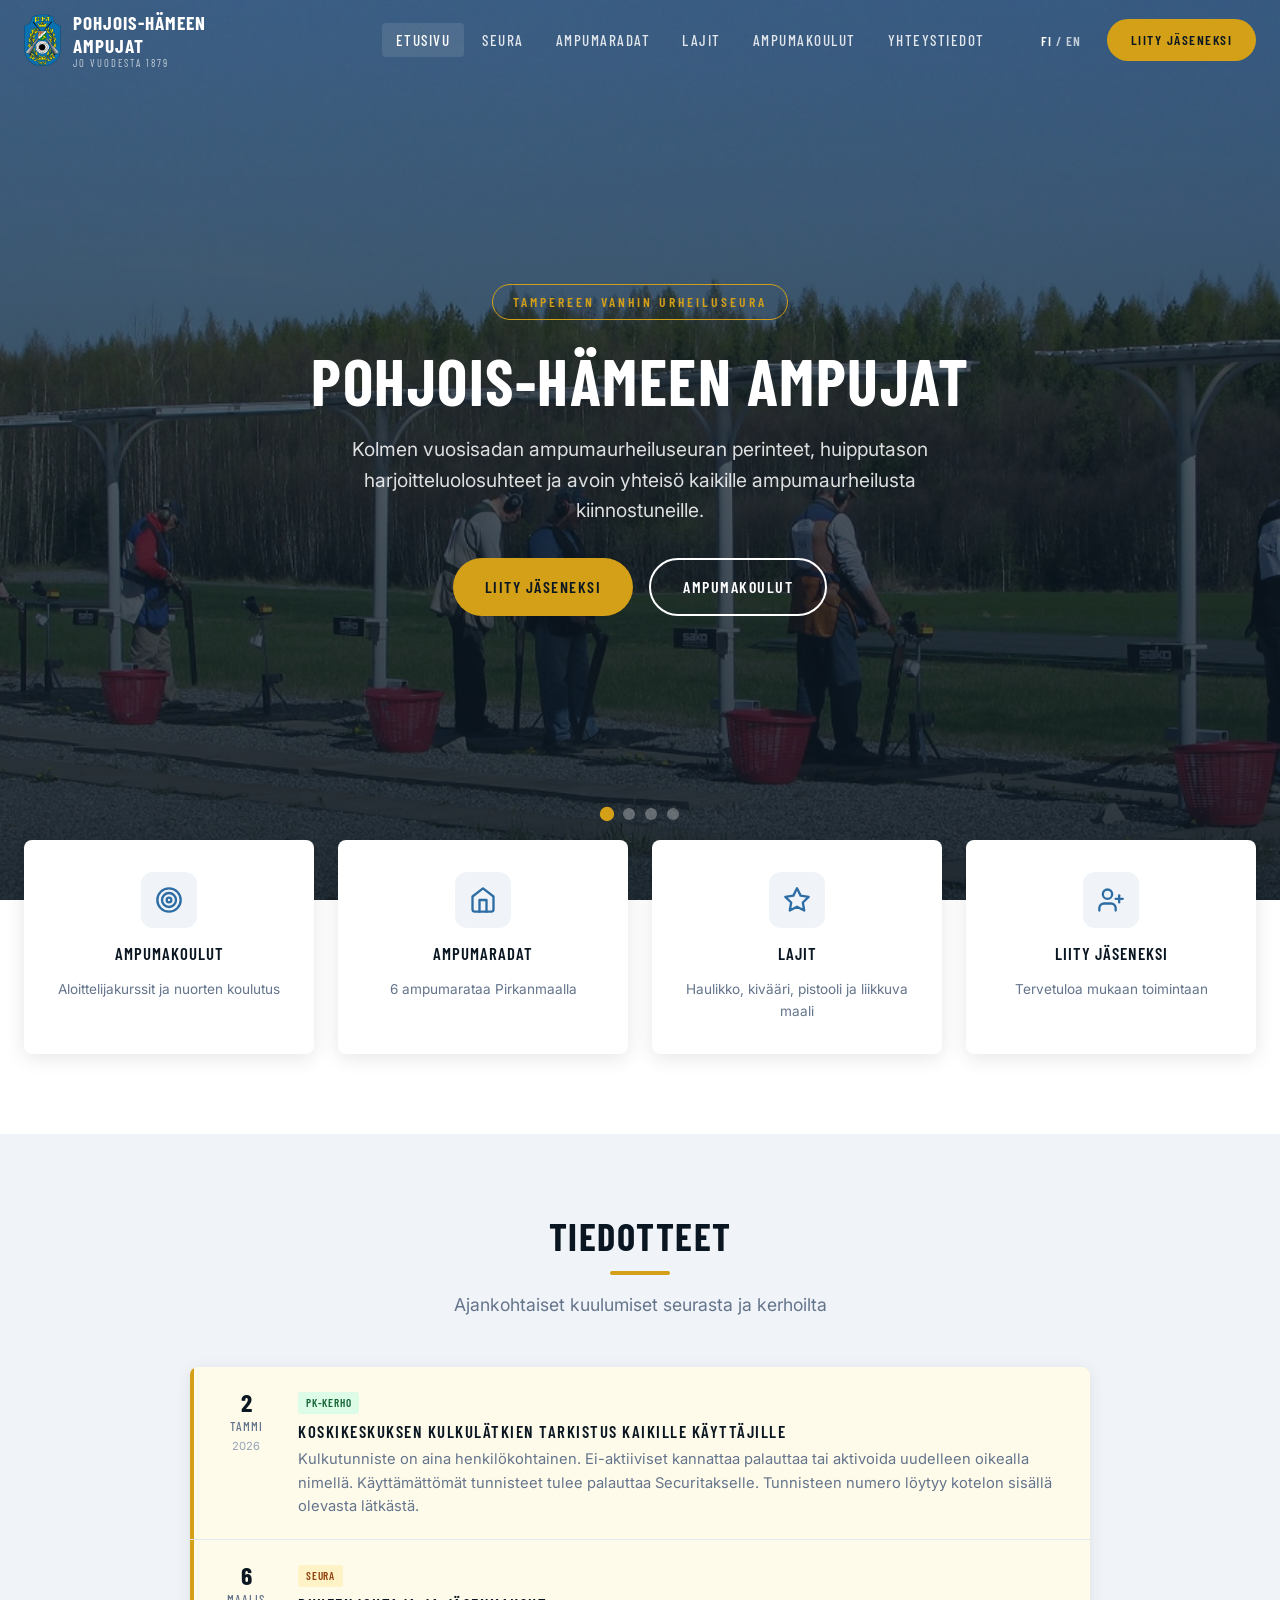
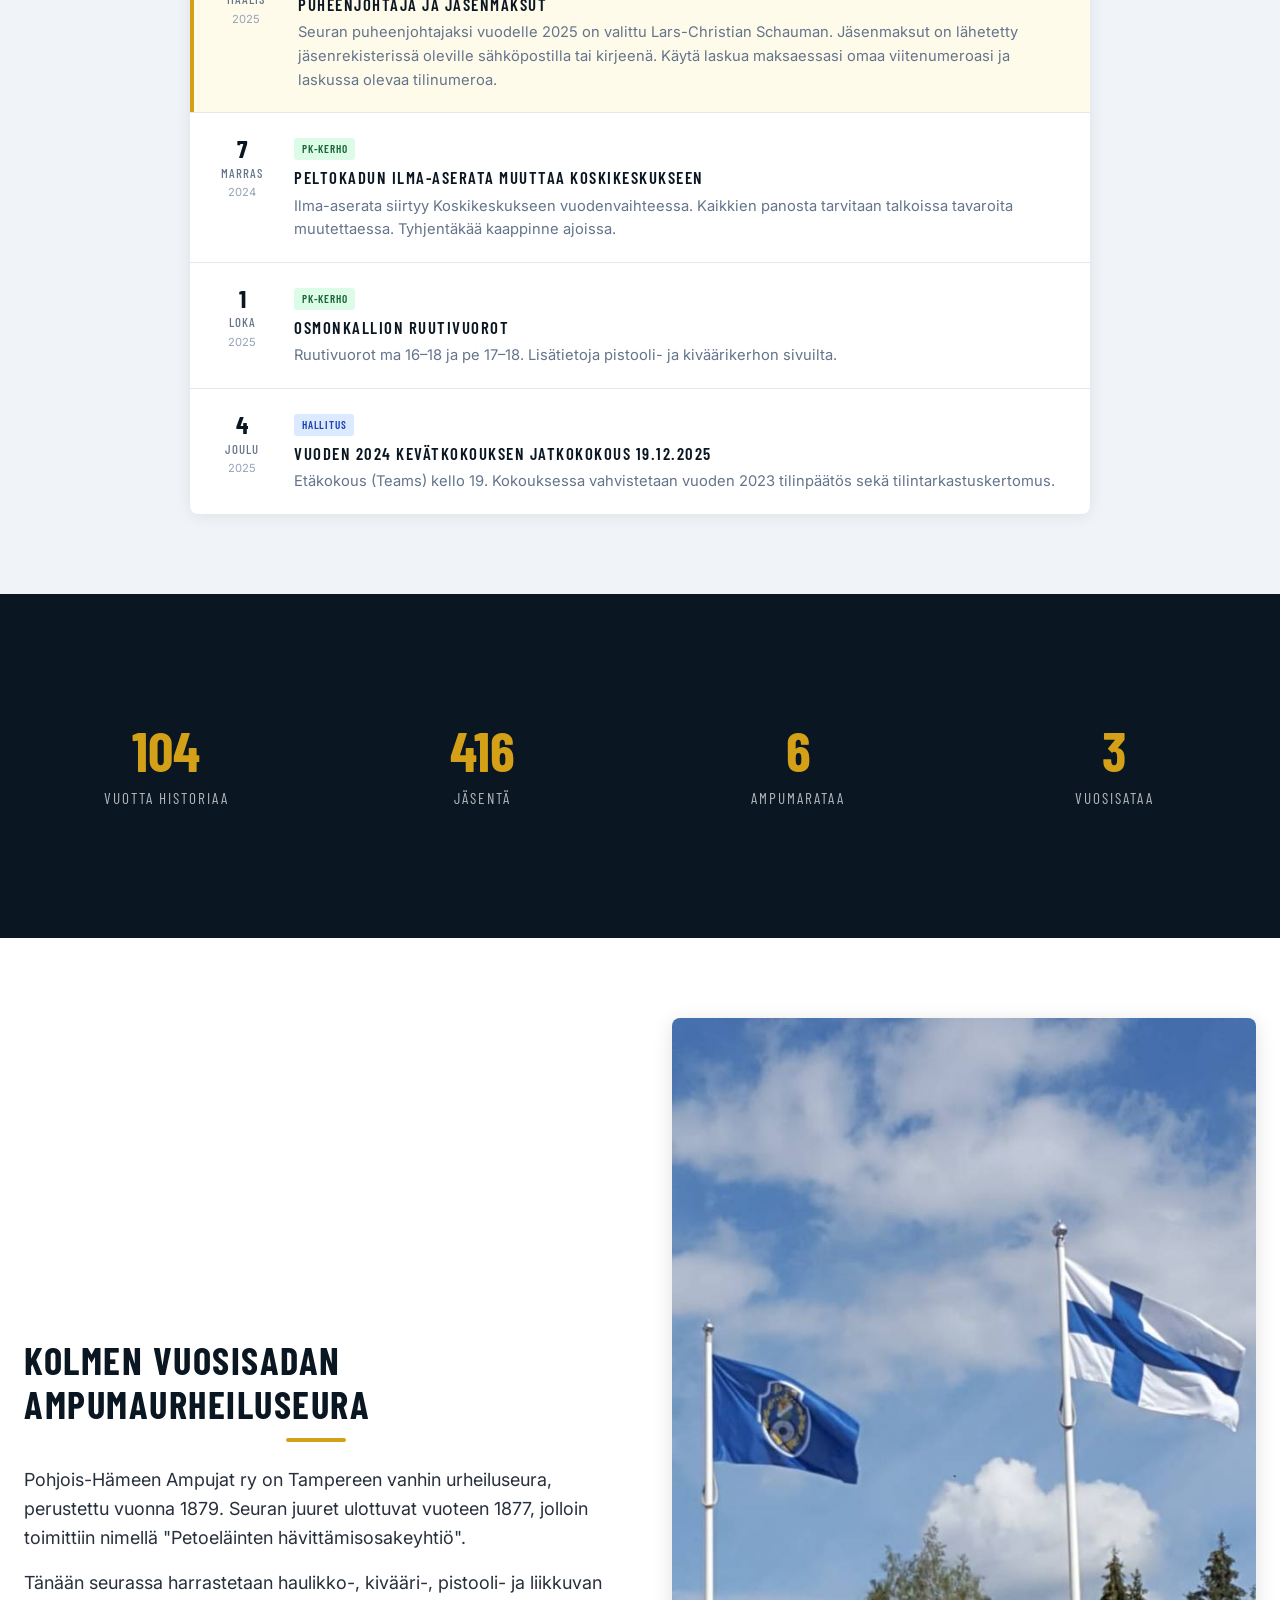
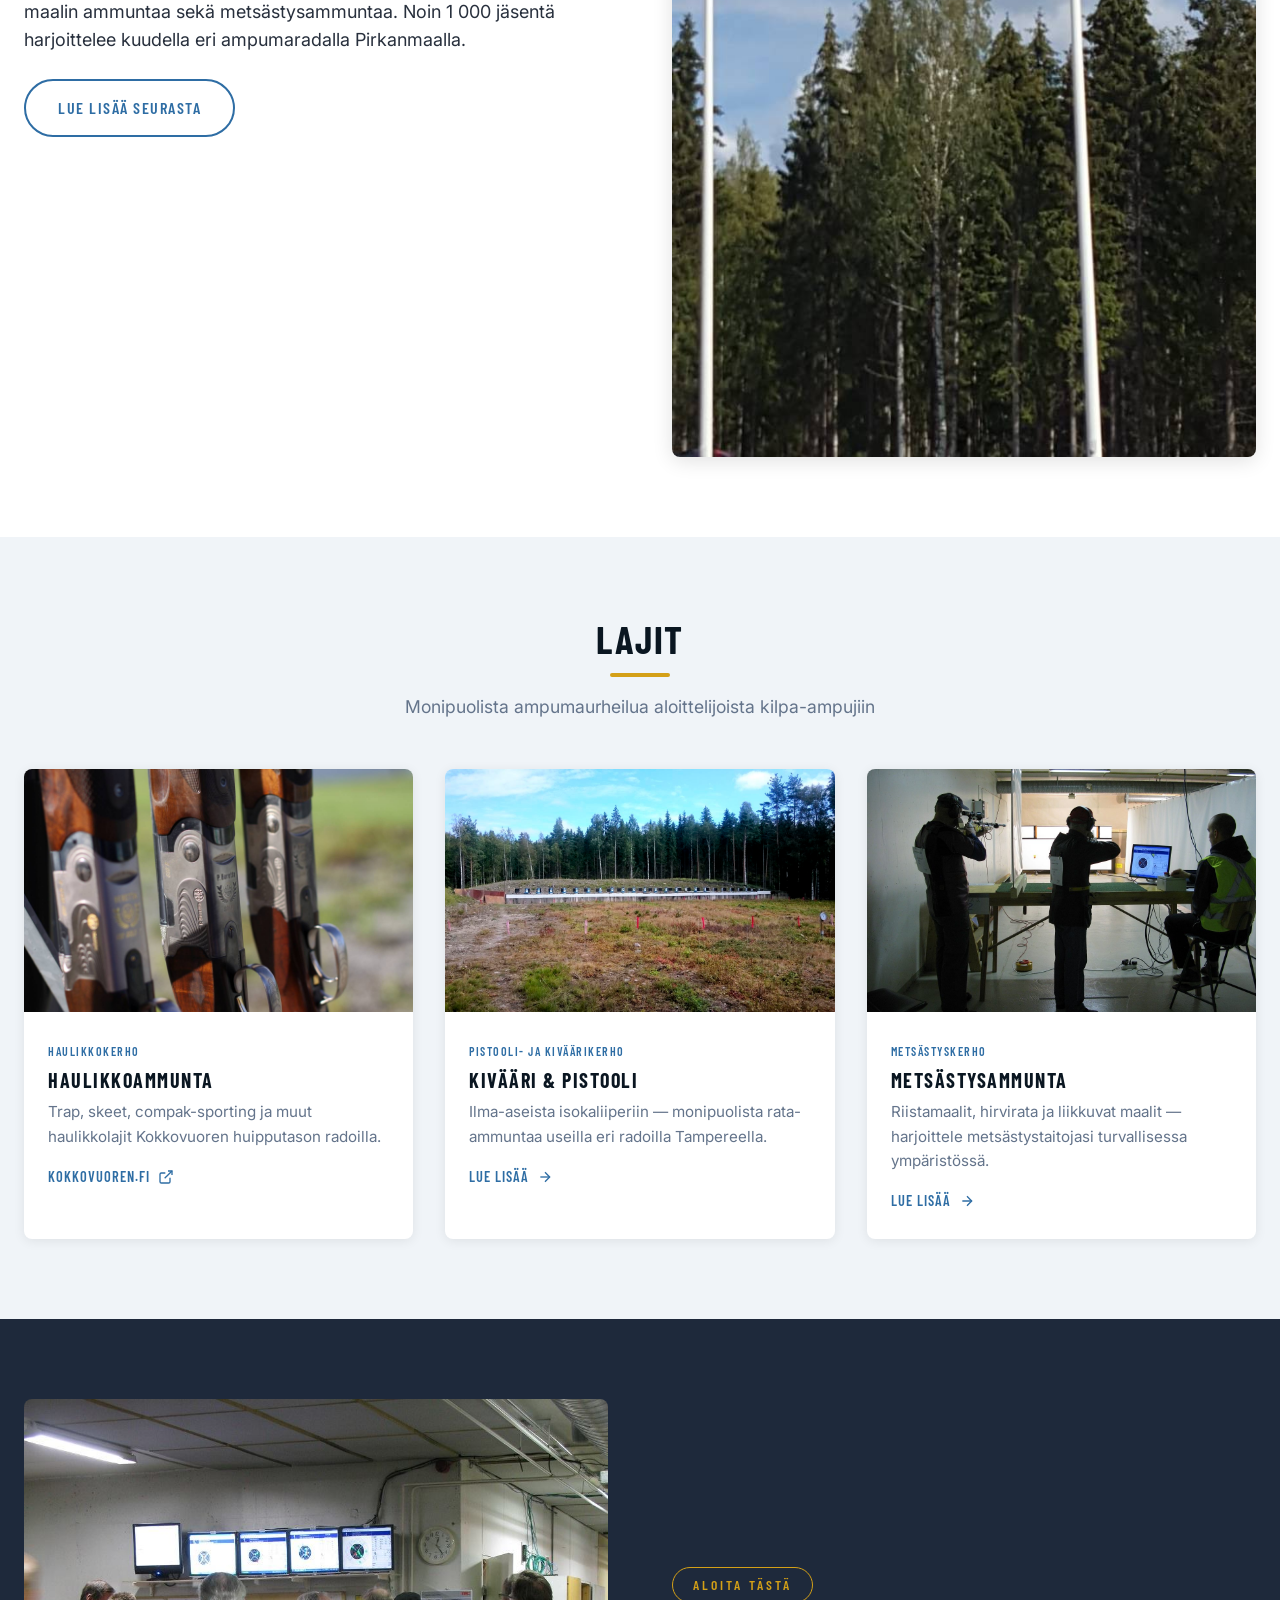
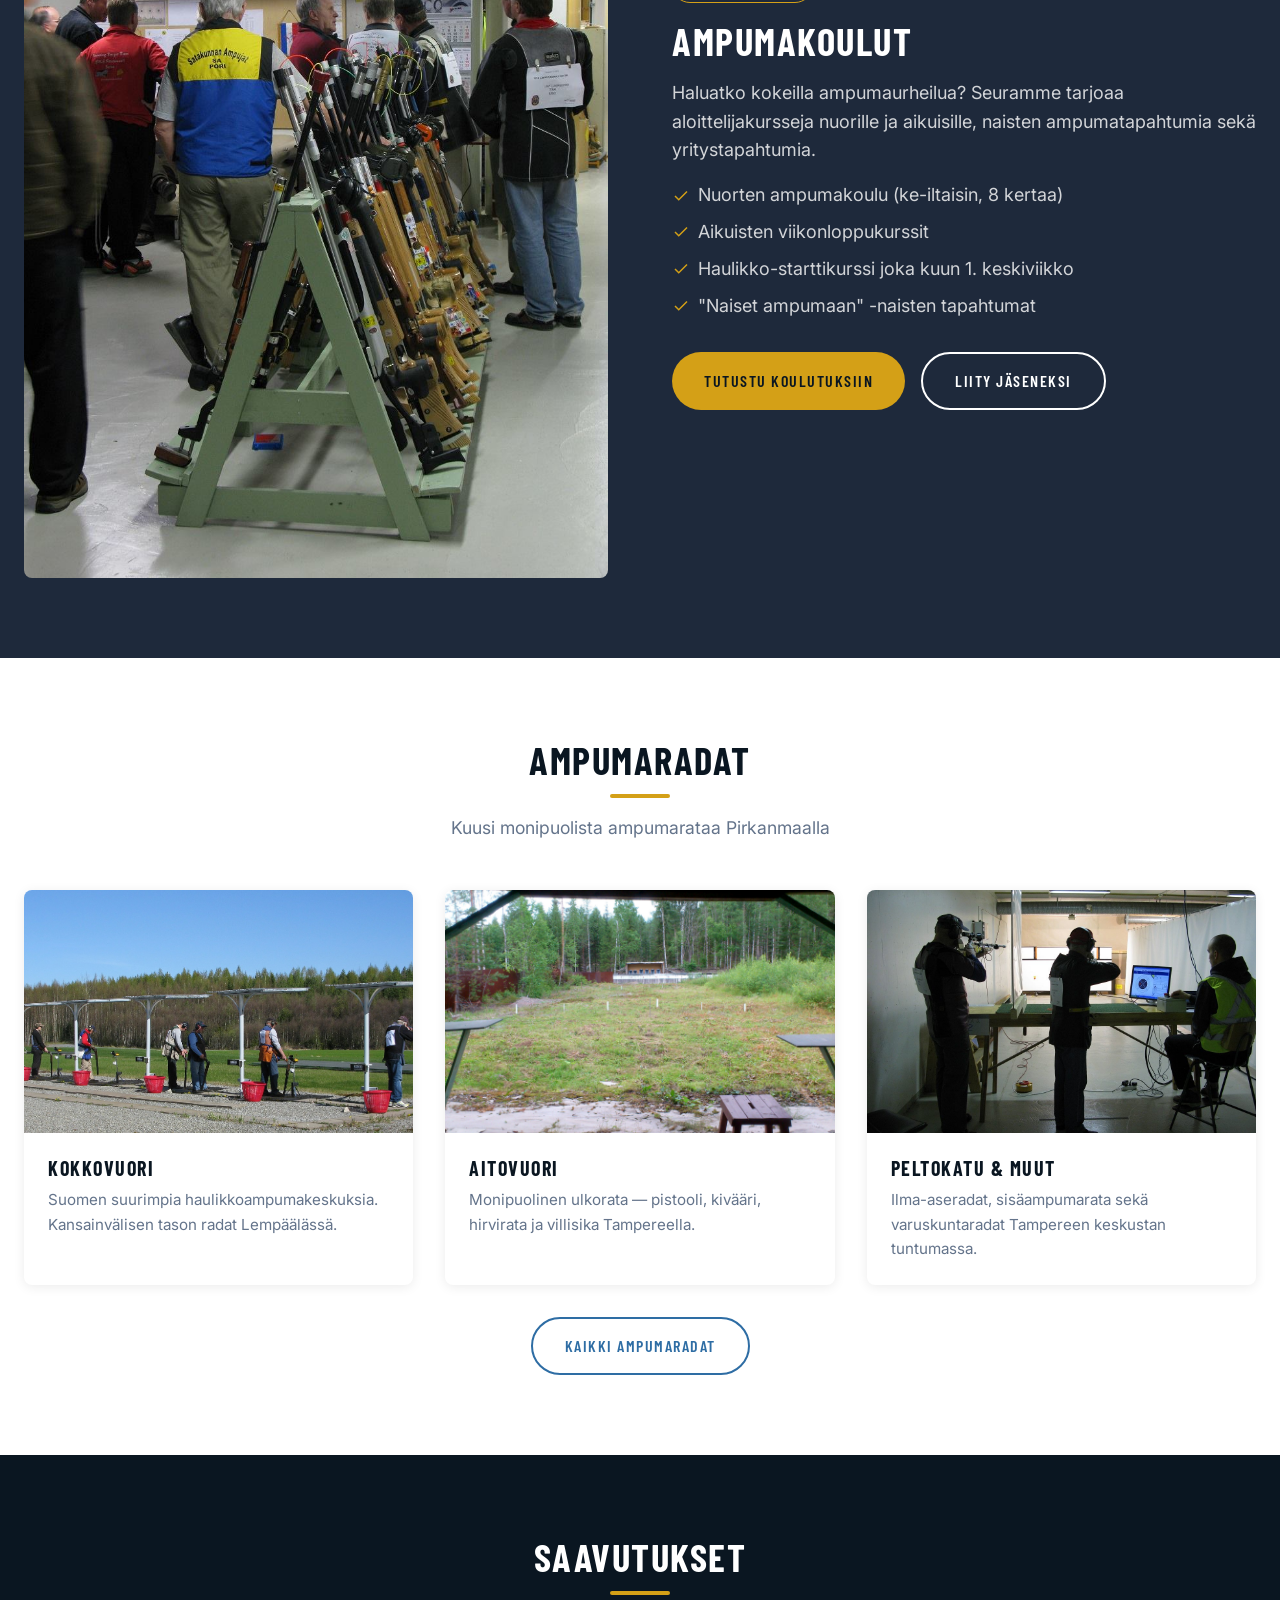
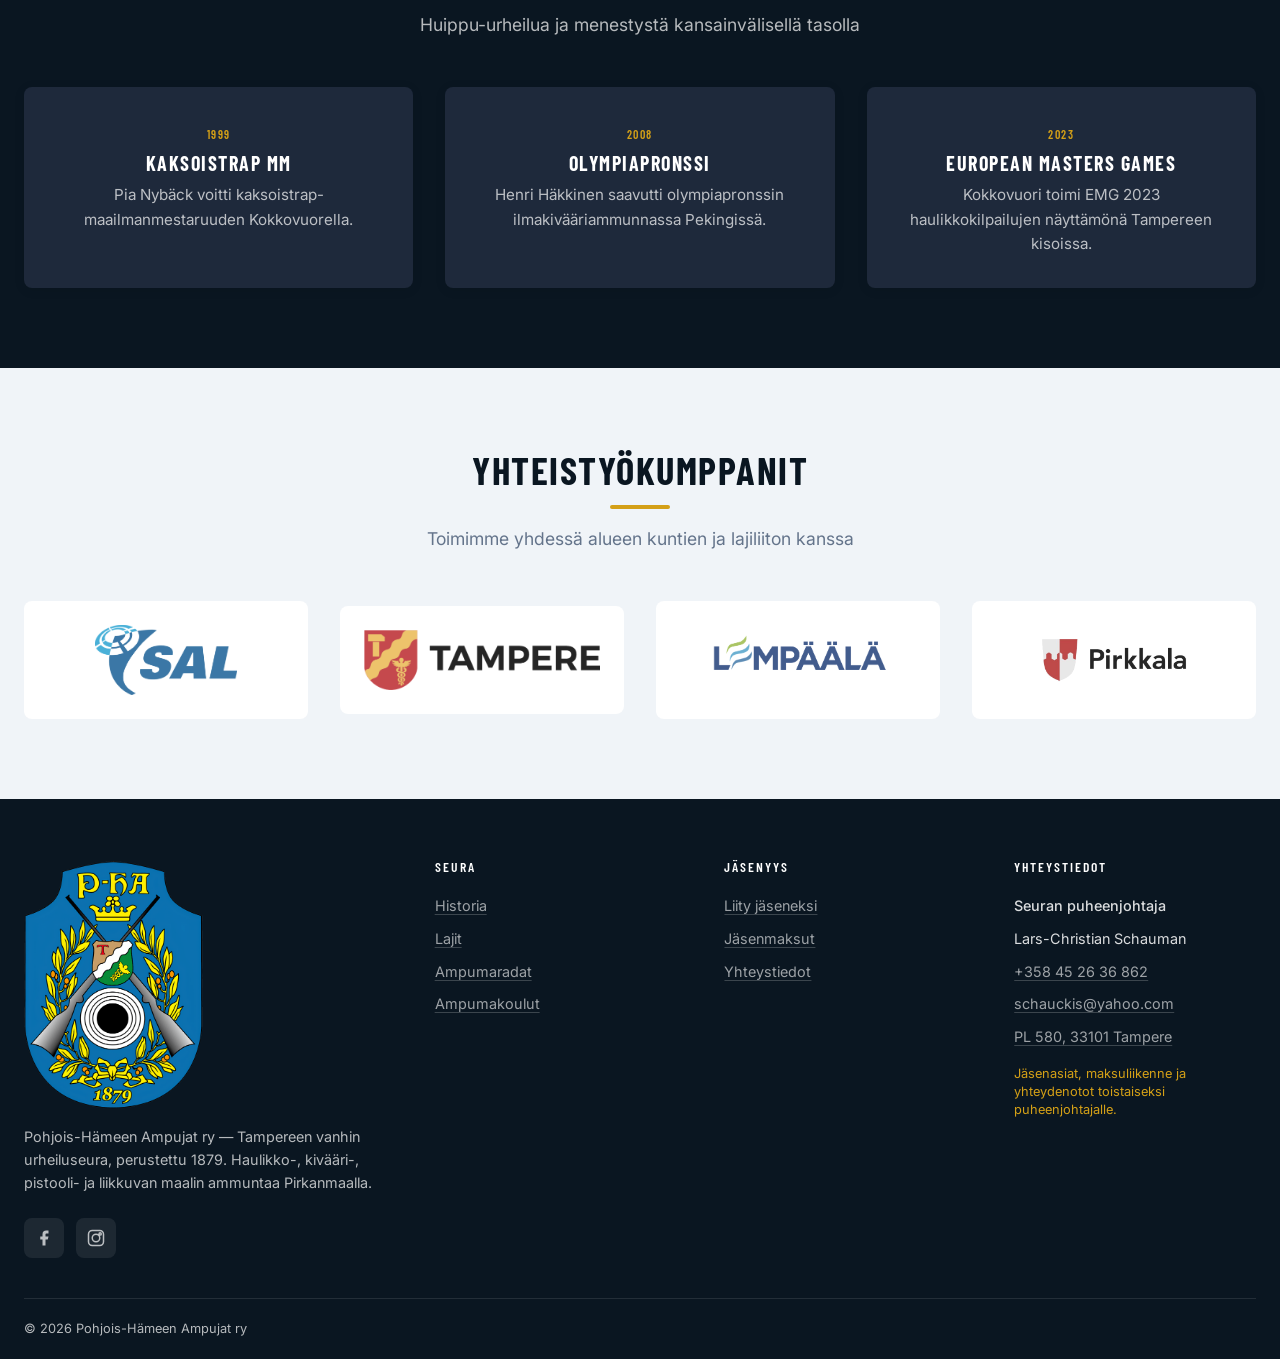
<file: index.html>
<!DOCTYPE html>
<html lang="fi">
<head>
  <meta charset="UTF-8">
  <meta name="viewport" content="width=device-width, initial-scale=1.0">
  <title>Pohjois-Hämeen Ampujat — Jo vuodesta 1879</title>
  <meta name="description" content="Pohjois-Hämeen Ampujat ry — Tampereen vanhin urheiluseura. Haulikko, kivääri, pistooli ja liikkuva maali. Liity jäseneksi!">
  <link rel="preconnect" href="https://fonts.googleapis.com">
  <link rel="preconnect" href="https://fonts.gstatic.com" crossorigin>
  <link href="https://fonts.googleapis.com/css2?family=Barlow+Condensed:ital,wght@0,400;0,500;0,600;0,700;1,700&family=Inter:wght@400;500;600&display=swap" rel="stylesheet">
  <link rel="stylesheet" href="css/style.css">
</head>
<body>

  <!-- Header -->
  <header class="header">
    <div class="header-inner">
      <a href="index.html" class="header-logo">
        <img src="logo/PHA-logo-2016-remastered-small.png" alt="PHA Logo">
        <div class="header-logo-text">
          Pohjois-Hämeen<br>Ampujat
          <small>Jo vuodesta 1879</small>
        </div>
      </a>
      <nav class="nav">
        <ul class="nav-links">
          <li><a href="index.html" class="nav-link active">Etusivu</a></li>
          <li><a href="seura.html" class="nav-link">Seura</a></li>
          <li><a href="ampumaradat.html" class="nav-link">Ampumaradat</a></li>
          <li><a href="lajit.html" class="nav-link">Lajit</a></li>
          <li><a href="ampumakoulut.html" class="nav-link">Ampumakoulut</a></li>
          <li><a href="yhteystiedot.html" class="nav-link">Yhteystiedot</a></li>
        </ul>
        <div class="nav-actions">
          <button class="lang-toggle"><span class="active-lang">FI</span> / <span>EN</span></button>
          <a href="jaseneksi.html" class="btn btn-primary nav-cta">Liity jäseneksi</a>
        </div>
      </nav>
      <button class="hamburger" aria-label="Valikko">
        <span></span>
        <span></span>
        <span></span>
      </button>
    </div>
  </header>

  <!-- Mobile Nav -->
  <div class="mobile-nav">
    <div class="mobile-nav-links">
      <a href="index.html" class="mobile-nav-link">Etusivu</a>
      <a href="seura.html" class="mobile-nav-link">Seura</a>
      <a href="ampumaradat.html" class="mobile-nav-link">Ampumaradat</a>
      <a href="lajit.html" class="mobile-nav-link">Lajit</a>
      <a href="ampumakoulut.html" class="mobile-nav-link">Ampumakoulut</a>
      <a href="jaseneksi.html" class="mobile-nav-link">Jäseneksi</a>
      <a href="yhteystiedot.html" class="mobile-nav-link">Yhteystiedot</a>
    </div>
    <div class="mobile-nav-cta">
      <a href="jaseneksi.html" class="btn btn-primary">Liity jäseneksi</a>
    </div>
  </div>

  <!-- Hero -->
  <section class="hero">
    <div class="hero-carousel">
      <div class="hero-slide active">
        <img src="images/PHA_trap_shooting_range.jpeg" alt="Kokkovuoren haulikkoampumakeskus">
      </div>
      <div class="hero-slide">
        <img src="images/kokkovuori-shotgun-competition-ongoing.jpg" alt="Haulikkokilpailu käynnissä">
      </div>
      <div class="hero-slide">
        <img src="images/shotgun-competition-ongoing.jpg" alt="Ampumakilpailu">
      </div>
      <div class="hero-slide">
        <img src="images/PHA-and-Finland-flags.jpg" alt="PHA ja Suomen liput">
      </div>
    </div>
    <div class="hero-overlay"></div>
    <div class="hero-content">
      <span class="hero-badge">Tampereen vanhin urheiluseura</span>
      <h1>Pohjois-Hämeen Ampujat</h1>
      <p class="hero-text">Kolmen vuosisadan ampumaurheiluseuran perinteet, huipputason harjoitteluolosuhteet ja avoin yhteisö kaikille ampumaurheilusta kiinnostuneille.</p>
      <div class="hero-buttons">
        <a href="jaseneksi.html" class="btn btn-primary">Liity jäseneksi</a>
        <a href="ampumakoulut.html" class="btn btn-secondary">Ampumakoulut</a>
      </div>
    </div>
    <div class="hero-indicators">
      <button class="hero-indicator active" aria-label="Kuva 1"></button>
      <button class="hero-indicator" aria-label="Kuva 2"></button>
      <button class="hero-indicator" aria-label="Kuva 3"></button>
      <button class="hero-indicator" aria-label="Kuva 4"></button>
    </div>
  </section>

  <!-- Quick Links -->
  <section class="section" style="padding-top: 0;">
    <div class="container">
      <div class="quick-links">
        <a href="ampumakoulut.html" class="quick-link reveal">
          <div class="quick-link-icon">
            <svg width="28" height="28" viewBox="0 0 24 24" fill="none" stroke="currentColor" stroke-width="2" stroke-linecap="round" stroke-linejoin="round"><circle cx="12" cy="12" r="10"/><circle cx="12" cy="12" r="6"/><circle cx="12" cy="12" r="2"/></svg>
          </div>
          <span class="quick-link-title">Ampumakoulut</span>
          <span class="quick-link-text">Aloittelijakurssit ja nuorten koulutus</span>
        </a>
        <a href="ampumaradat.html" class="quick-link reveal">
          <div class="quick-link-icon">
            <svg width="28" height="28" viewBox="0 0 24 24" fill="none" stroke="currentColor" stroke-width="2" stroke-linecap="round" stroke-linejoin="round"><path d="M3 9l9-7 9 7v11a2 2 0 0 1-2 2H5a2 2 0 0 1-2-2z"/><polyline points="9 22 9 12 15 12 15 22"/></svg>
          </div>
          <span class="quick-link-title">Ampumaradat</span>
          <span class="quick-link-text">6 ampumarataa Pirkanmaalla</span>
        </a>
        <a href="lajit.html" class="quick-link reveal">
          <div class="quick-link-icon">
            <svg width="28" height="28" viewBox="0 0 24 24" fill="none" stroke="currentColor" stroke-width="2" stroke-linecap="round" stroke-linejoin="round"><polygon points="12 2 15.09 8.26 22 9.27 17 14.14 18.18 21.02 12 17.77 5.82 21.02 7 14.14 2 9.27 8.91 8.26 12 2"/></svg>
          </div>
          <span class="quick-link-title">Lajit</span>
          <span class="quick-link-text">Haulikko, kivääri, pistooli ja liikkuva maali</span>
        </a>
        <a href="jaseneksi.html" class="quick-link reveal">
          <div class="quick-link-icon">
            <svg width="28" height="28" viewBox="0 0 24 24" fill="none" stroke="currentColor" stroke-width="2" stroke-linecap="round" stroke-linejoin="round"><path d="M16 21v-2a4 4 0 0 0-4-4H6a4 4 0 0 0-4 4v2"/><circle cx="9" cy="7" r="4"/><line x1="19" y1="8" x2="19" y2="14"/><line x1="22" y1="11" x2="16" y2="11"/></svg>
          </div>
          <span class="quick-link-title">Liity jäseneksi</span>
          <span class="quick-link-text">Tervetuloa mukaan toimintaan</span>
        </a>
      </div>
    </div>
  </section>

  <!-- Tiedotteet / News -->
  <section class="section section-light">
    <div class="container">
      <h2 class="section-title reveal">Tiedotteet</h2>
      <p class="section-subtitle reveal">Ajankohtaiset kuulumiset seurasta ja kerhoilta</p>

      <div class="news-board reveal">

        <div class="news-item news-item-pinned">
          <div class="news-date">
            <span class="news-date-day">2</span>
            <span class="news-date-month">Tammi</span>
            <span class="news-date-year">2026</span>
          </div>
          <div class="news-body">
            <span class="news-tag news-tag-pk">PK-kerho</span>
            <h4>Koskikeskuksen kulkulätkien tarkistus kaikille käyttäjille</h4>
            <p>Kulkutunniste on aina henkilökohtainen. Ei-aktiiviset kannattaa palauttaa tai aktivoida uudelleen oikealla nimellä. Käyttämättömät tunnisteet tulee palauttaa Securitakselle. Tunnisteen numero löytyy kotelon sisällä olevasta lätkästä.</p>
          </div>
        </div>

        <div class="news-item news-item-pinned">
          <div class="news-date">
            <span class="news-date-day">6</span>
            <span class="news-date-month">Maalis</span>
            <span class="news-date-year">2025</span>
          </div>
          <div class="news-body">
            <span class="news-tag news-tag-seura">Seura</span>
            <h4>Puheenjohtaja ja jäsenmaksut</h4>
            <p>Seuran puheenjohtajaksi vuodelle 2025 on valittu Lars-Christian Schauman. Jäsenmaksut on lähetetty jäsenrekisterissä oleville sähköpostilla tai kirjeenä. Käytä laskua maksaessasi omaa viitenumeroasi ja laskussa olevaa tilinumeroa.</p>
          </div>
        </div>

        <div class="news-item">
          <div class="news-date">
            <span class="news-date-day">7</span>
            <span class="news-date-month">Marras</span>
            <span class="news-date-year">2024</span>
          </div>
          <div class="news-body">
            <span class="news-tag news-tag-pk">PK-kerho</span>
            <h4>Peltokadun ilma-aserata muuttaa Koskikeskukseen</h4>
            <p>Ilma-aserata siirtyy Koskikeskukseen vuodenvaihteessa. Kaikkien panosta tarvitaan talkoissa tavaroita muutettaessa. Tyhjentäkää kaappinne ajoissa.</p>
          </div>
        </div>

        <div class="news-item">
          <div class="news-date">
            <span class="news-date-day">1</span>
            <span class="news-date-month">Loka</span>
            <span class="news-date-year">2025</span>
          </div>
          <div class="news-body">
            <span class="news-tag news-tag-pk">PK-kerho</span>
            <h4>Osmonkallion ruutivuorot</h4>
            <p>Ruutivuorot ma 16–18 ja pe 17–18. Lisätietoja pistooli- ja kiväärikerhon sivuilta.</p>
          </div>
        </div>

        <div class="news-item">
          <div class="news-date">
            <span class="news-date-day">4</span>
            <span class="news-date-month">Joulu</span>
            <span class="news-date-year">2025</span>
          </div>
          <div class="news-body">
            <span class="news-tag news-tag-hallitus">Hallitus</span>
            <h4>Vuoden 2024 kevätkokouksen jatkokokous 19.12.2025</h4>
            <p>Etäkokous (Teams) kello 19. Kokouksessa vahvistetaan vuoden 2023 tilinpäätös sekä tilintarkastuskertomus.</p>
          </div>
        </div>

      </div>
    </div>
  </section>

  <!-- Stats -->
  <section class="section section-dark">
    <div class="container">
      <div class="stats reveal">
        <div>
          <div class="stat-number" data-count="147">0</div>
          <div class="stat-label">Vuotta historiaa</div>
        </div>
        <div>
          <div class="stat-number" data-count="1000">0</div>
          <div class="stat-label">Jäsentä</div>
        </div>
        <div>
          <div class="stat-number" data-count="6">0</div>
          <div class="stat-label">Ampumarataa</div>
        </div>
        <div>
          <div class="stat-number" data-count="3">0</div>
          <div class="stat-label">Vuosisataa</div>
        </div>
      </div>
    </div>
  </section>

  <!-- About Teaser -->
  <section class="section">
    <div class="container">
      <div class="grid grid-2 reveal" style="align-items: center; gap: 4rem;">
        <div>
          <h2 class="section-title" style="text-align: left;">
            Kolmen vuosisadan<br>ampumaurheiluseura
          </h2>
          <p style="margin-top: 1.5rem;">
            Pohjois-Hämeen Ampujat ry on Tampereen vanhin urheiluseura, perustettu vuonna 1879. Seuran juuret ulottuvat vuoteen 1877, jolloin toimittiin nimellä "Petoeläinten hävittämisosakeyhtiö".
          </p>
          <p style="margin-top: 1rem;">
            Tänään seurassa harrastetaan haulikko-, kivääri-, pistooli- ja liikkuvan maalin ammuntaa sekä metsästysammuntaa. Noin 1 000 jäsentä harjoittelee kuudella eri ampumaradalla Pirkanmaalla.
          </p>
          <a href="seura.html" class="btn btn-outline mt-3">Lue lisää seurasta</a>
        </div>
        <div>
          <img src="images/PHA-and-Finland-flags.jpg" alt="PHA ja Suomen liput" style="border-radius: var(--card-radius); box-shadow: 0 4px 20px rgba(0,0,0,0.12);">
        </div>
      </div>
    </div>
  </section>

  <!-- Disciplines Teaser -->
  <section class="section section-light">
    <div class="container">
      <h2 class="section-title reveal">Lajit</h2>
      <p class="section-subtitle reveal">Monipuolista ampumaurheilua aloittelijoista kilpa-ampujiin</p>

      <div class="grid grid-3 reveal">
        <div class="card">
          <div class="card-image">
            <img src="images/shotguns-in-a-row.jpg" alt="Haulikot rivissä">
          </div>
          <div class="card-body">
            <span class="card-tag">Haulikkokerho</span>
            <h3 class="card-title">Haulikkoammunta</h3>
            <p class="card-text">Trap, skeet, compak-sporting ja muut haulikkolajit Kokkovuoren huipputason radoilla.</p>
            <a href="https://kokkovuoren.fi" target="_blank" rel="noopener" class="card-link">
              Kokkovuoren.fi
              <svg width="16" height="16" viewBox="0 0 24 24" fill="none" stroke="currentColor" stroke-width="2"><path d="M18 13v6a2 2 0 0 1-2 2H5a2 2 0 0 1-2-2V8a2 2 0 0 1 2-2h6"/><polyline points="15 3 21 3 21 9"/><line x1="10" y1="14" x2="21" y2="3"/></svg>
            </a>
          </div>
        </div>

        <div class="card">
          <div class="card-image">
            <img src="images/Aitovuori-50m-range-2016.jpg" alt="Aitovuoren ampumarata">
          </div>
          <div class="card-body">
            <span class="card-tag">Pistooli- ja kiväärikerho</span>
            <h3 class="card-title">Kivääri & Pistooli</h3>
            <p class="card-text">Ilma-aseista isokaliiperiin — monipuolista rata-ammuntaa useilla eri radoilla Tampereella.</p>
            <a href="lajit.html" class="card-link">
              Lue lisää
              <svg width="16" height="16" viewBox="0 0 24 24" fill="none" stroke="currentColor" stroke-width="2"><line x1="5" y1="12" x2="19" y2="12"/><polyline points="12 5 19 12 12 19"/></svg>
            </a>
          </div>
        </div>

        <div class="card">
          <div class="card-image">
            <img src="images/running-target-competition-10m-2015-in-action.jpg" alt="Metsästysammunta">
          </div>
          <div class="card-body">
            <span class="card-tag">Metsästyskerho</span>
            <h3 class="card-title">Metsästysammunta</h3>
            <p class="card-text">Riistamaalit, hirvirata ja liikkuvat maalit — harjoittele metsästystaitojasi turvallisessa ympäristössä.</p>
            <a href="lajit.html" class="card-link">
              Lue lisää
              <svg width="16" height="16" viewBox="0 0 24 24" fill="none" stroke="currentColor" stroke-width="2"><line x1="5" y1="12" x2="19" y2="12"/><polyline points="12 5 19 12 12 19"/></svg>
            </a>
          </div>
        </div>
      </div>
    </div>
  </section>

  <!-- Shooting Schools CTA -->
  <section class="section section-dark-secondary">
    <div class="container">
      <div class="grid grid-2 reveal" style="align-items: center; gap: 4rem;">
        <div>
          <img src="images/running-target-competition-10m-2015.jpg" alt="Ampumakoulu" style="border-radius: var(--card-radius);">
        </div>
        <div>
          <span class="hero-badge" style="margin-bottom: 1rem;">Aloita tästä</span>
          <h2 style="color: var(--white);">Ampumakoulut</h2>
          <p style="color: rgba(255,255,255,0.8); margin-top: 1rem;">
            Haluatko kokeilla ampumaurheilua? Seuramme tarjoaa aloittelijakursseja nuorille ja aikuisille, naisten ampumatapahtumia sekä yritystapahtumia.
          </p>
          <ul style="color: rgba(255,255,255,0.8); margin-top: 1rem; display: flex; flex-direction: column; gap: 0.5rem;">
            <li style="display: flex; align-items: center; gap: 0.5rem;">
              <svg width="18" height="18" viewBox="0 0 24 24" fill="none" stroke="#D4A017" stroke-width="2"><polyline points="20 6 9 17 4 12"/></svg>
              Nuorten ampumakoulu (ke-iltaisin, 8 kertaa)
            </li>
            <li style="display: flex; align-items: center; gap: 0.5rem;">
              <svg width="18" height="18" viewBox="0 0 24 24" fill="none" stroke="#D4A017" stroke-width="2"><polyline points="20 6 9 17 4 12"/></svg>
              Aikuisten viikonloppukurssit
            </li>
            <li style="display: flex; align-items: center; gap: 0.5rem;">
              <svg width="18" height="18" viewBox="0 0 24 24" fill="none" stroke="#D4A017" stroke-width="2"><polyline points="20 6 9 17 4 12"/></svg>
              Haulikko-starttikurssi joka kuun 1. keskiviikko
            </li>
            <li style="display: flex; align-items: center; gap: 0.5rem;">
              <svg width="18" height="18" viewBox="0 0 24 24" fill="none" stroke="#D4A017" stroke-width="2"><polyline points="20 6 9 17 4 12"/></svg>
              "Naiset ampumaan" -naisten tapahtumat
            </li>
          </ul>
          <div style="margin-top: 2rem; display: flex; gap: 1rem; flex-wrap: wrap;">
            <a href="ampumakoulut.html" class="btn btn-primary">Tutustu koulutuksiin</a>
            <a href="jaseneksi.html" class="btn btn-secondary">Liity jäseneksi</a>
          </div>
        </div>
      </div>
    </div>
  </section>

  <!-- Ranges Teaser -->
  <section class="section">
    <div class="container">
      <h2 class="section-title reveal">Ampumaradat</h2>
      <p class="section-subtitle reveal">Kuusi monipuolista ampumarataa Pirkanmaalla</p>

      <div class="grid grid-3 reveal">
        <div class="card">
          <div class="card-image">
            <img src="images/PHA_trap_shooting_range.jpeg" alt="Kokkovuori">
          </div>
          <div class="card-body">
            <h3 class="card-title">Kokkovuori</h3>
            <p class="card-text">Suomen suurimpia haulikkoampumakeskuksia. Kansainvälisen tason radat Lempäälässä.</p>
          </div>
        </div>
        <div class="card">
          <div class="card-image">
            <img src="images/Aitovuori-50m-range.jpg" alt="Aitovuori">
          </div>
          <div class="card-body">
            <h3 class="card-title">Aitovuori</h3>
            <p class="card-text">Monipuolinen ulkorata — pistooli, kivääri, hirvirata ja villisika Tampereella.</p>
          </div>
        </div>
        <div class="card">
          <div class="card-image">
            <img src="images/running-target-competition-10m-2015-in-action.jpg" alt="Peltokatu">
          </div>
          <div class="card-body">
            <h3 class="card-title">Peltokatu & muut</h3>
            <p class="card-text">Ilma-aseradat, sisäampumarata sekä varuskuntaradat Tampereen keskustan tuntumassa.</p>
          </div>
        </div>
      </div>

      <div class="text-center mt-4 reveal">
        <a href="ampumaradat.html" class="btn btn-outline">Kaikki ampumaradat</a>
      </div>
    </div>
  </section>

  <!-- Achievements -->
  <section class="section section-dark">
    <div class="container">
      <h2 class="section-title section-title-light reveal">Saavutukset</h2>
      <p class="section-subtitle reveal" style="color: rgba(255,255,255,0.7);">Huippu-urheilua ja menestystä kansainvälisellä tasolla</p>

      <div class="grid grid-3 reveal">
        <div class="card card-dark">
          <div class="card-body" style="text-align: center; padding: 2rem;">
            <span class="card-tag" style="color: var(--gold);">1999</span>
            <h3 class="card-title" style="color: var(--white);">Kaksoistrap MM</h3>
            <p class="card-text">Pia Nybäck voitti kaksoistrap-maailmanmestaruuden Kokkovuorella.</p>
          </div>
        </div>
        <div class="card card-dark">
          <div class="card-body" style="text-align: center; padding: 2rem;">
            <span class="card-tag" style="color: var(--gold);">2008</span>
            <h3 class="card-title" style="color: var(--white);">Olympiapronssi</h3>
            <p class="card-text">Henri Häkkinen saavutti olympiapronssin ilmakivääriammunnassa Pekingissä.</p>
          </div>
        </div>
        <div class="card card-dark">
          <div class="card-body" style="text-align: center; padding: 2rem;">
            <span class="card-tag" style="color: var(--gold);">2023</span>
            <h3 class="card-title" style="color: var(--white);">European Masters Games</h3>
            <p class="card-text">Kokkovuori toimi EMG 2023 haulikkokilpailujen näyttämönä Tampereen kisoissa.</p>
          </div>
        </div>
      </div>
    </div>
  </section>

  <!-- Partners -->
  <section class="section section-light">
    <div class="container">
      <h2 class="section-title reveal">Yhteistyökumppanit</h2>
      <p class="section-subtitle reveal">Toimimme yhdessä alueen kuntien ja lajiliiton kanssa</p>

      <div class="partners-grid reveal">
        <a href="https://www.ampumaurheiluliitto.fi" target="_blank" rel="noopener" class="partner-logo">
          <img src="logo/SAL_logo_2026.png" alt="Suomen Ampumaurheiluliitto">
        </a>
        <a href="https://www.tampere.fi" target="_blank" rel="noopener" class="partner-logo">
          <img src="logo/tampere_logo_2026.png" alt="Tampereen kaupunki">
        </a>
        <a href="https://www.lempaala.fi" target="_blank" rel="noopener" class="partner-logo">
          <img src="logo/lempaala_logo_2026.png" alt="Lempäälän kunta">
        </a>
        <a href="https://www.pirkkala.fi" target="_blank" rel="noopener" class="partner-logo">
          <img src="logo/pirkkala-logo-2026.png" alt="Pirkkalan kunta">
        </a>
      </div>
    </div>
  </section>

  <!-- Footer -->
  <footer class="footer">
    <div class="container">
      <div class="footer-grid">
        <div class="footer-brand">
          <img src="logo/PHA-logo-2016-remastered-small.png" alt="PHA Logo">
          <p>Pohjois-Hämeen Ampujat ry — Tampereen vanhin urheiluseura, perustettu 1879. Haulikko-, kivääri-, pistooli- ja liikkuvan maalin ammuntaa Pirkanmaalla.</p>
          <div class="footer-social">
            <a href="https://www.facebook.com/pohjoishameenampujat" target="_blank" rel="noopener" aria-label="Facebook">
              <svg width="18" height="18" viewBox="0 0 24 24" fill="currentColor"><path d="M18 2h-3a5 5 0 00-5 5v3H7v4h3v8h4v-8h3l1-4h-4V7a1 1 0 011-1h3z"/></svg>
            </a>
            <a href="https://www.instagram.com/pohjoishameenampujat" target="_blank" rel="noopener" aria-label="Instagram">
              <svg width="18" height="18" viewBox="0 0 24 24" fill="none" stroke="currentColor" stroke-width="2"><rect x="2" y="2" width="20" height="20" rx="5"/><circle cx="12" cy="12" r="5"/><circle cx="17.5" cy="6.5" r="1.5"/></svg>
            </a>
          </div>
        </div>
        <div>
          <h4 class="footer-heading">Seura</h4>
          <div class="footer-links">
            <a href="seura.html">Historia</a>
            <a href="lajit.html">Lajit</a>
            <a href="ampumaradat.html">Ampumaradat</a>
            <a href="ampumakoulut.html">Ampumakoulut</a>
          </div>
        </div>
        <div>
          <h4 class="footer-heading">Jäsenyys</h4>
          <div class="footer-links">
            <a href="jaseneksi.html">Liity jäseneksi</a>
            <a href="jaseneksi.html#maksut">Jäsenmaksut</a>
            <a href="yhteystiedot.html">Yhteystiedot</a>
          </div>
        </div>
        <div>
          <h4 class="footer-heading">Yhteystiedot</h4>
          <div class="footer-links">
            <span style="color: rgba(255,255,255,0.85); font-weight: 500;">Seuran puheenjohtaja</span>
            <span style="color: rgba(255,255,255,0.85);">Lars-Christian Schauman</span>
            <a href="tel:+358452636862">+358 45 26 36 862</a>
            <a href="mailto:schauckis@yahoo.com">schauckis@yahoo.com</a>
            <a>PL 580, 33101 Tampere</a>
            <span style="color: var(--gold); font-size: 0.8rem; margin-top: 0.5rem; display: block; line-height: 1.4;">Jäsenasiat, maksuliikenne ja yhteydenotot toistaiseksi puheenjohtajalle.</span>
          </div>
        </div>
      </div>
      <div class="footer-bottom">
        <span>&copy; 2026 Pohjois-Hämeen Ampujat ry</span>
      </div>
    </div>
  </footer>

  <script src="js/main.js"></script>
</body>
</html>
</file>
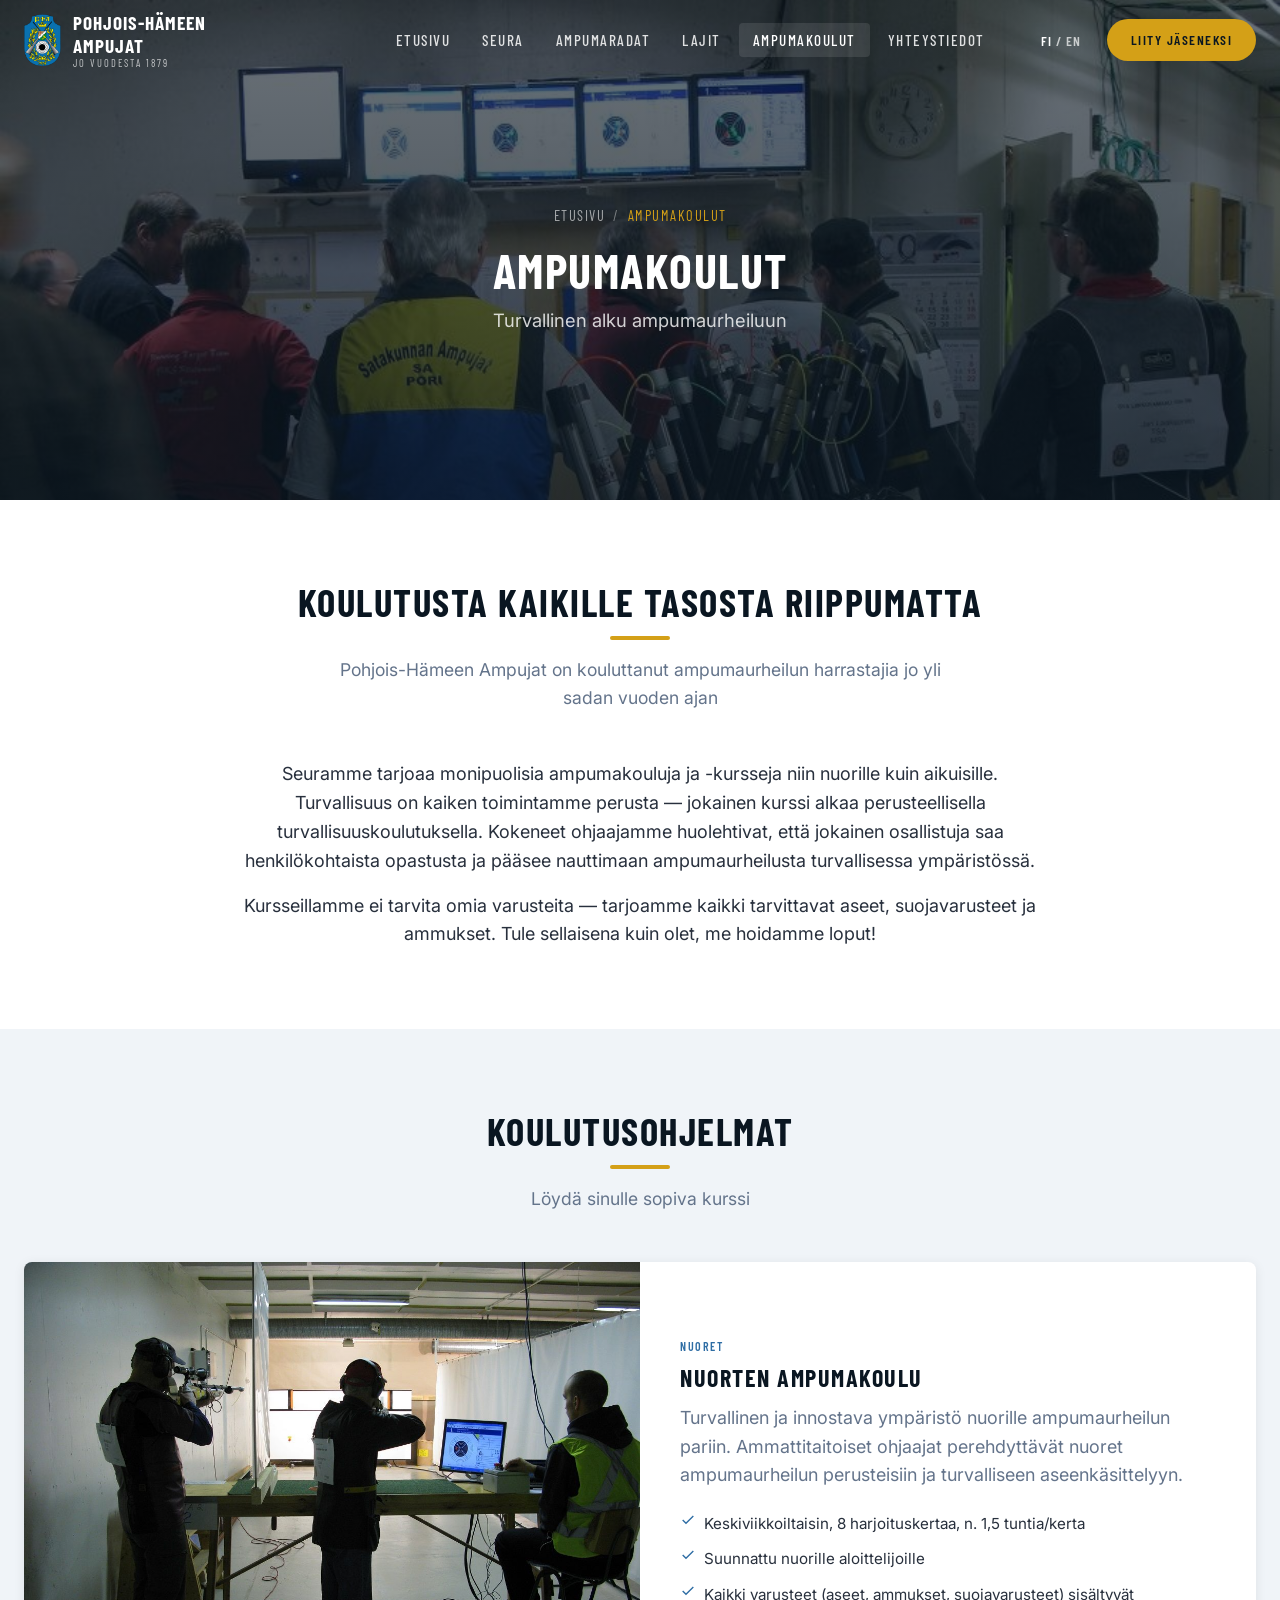
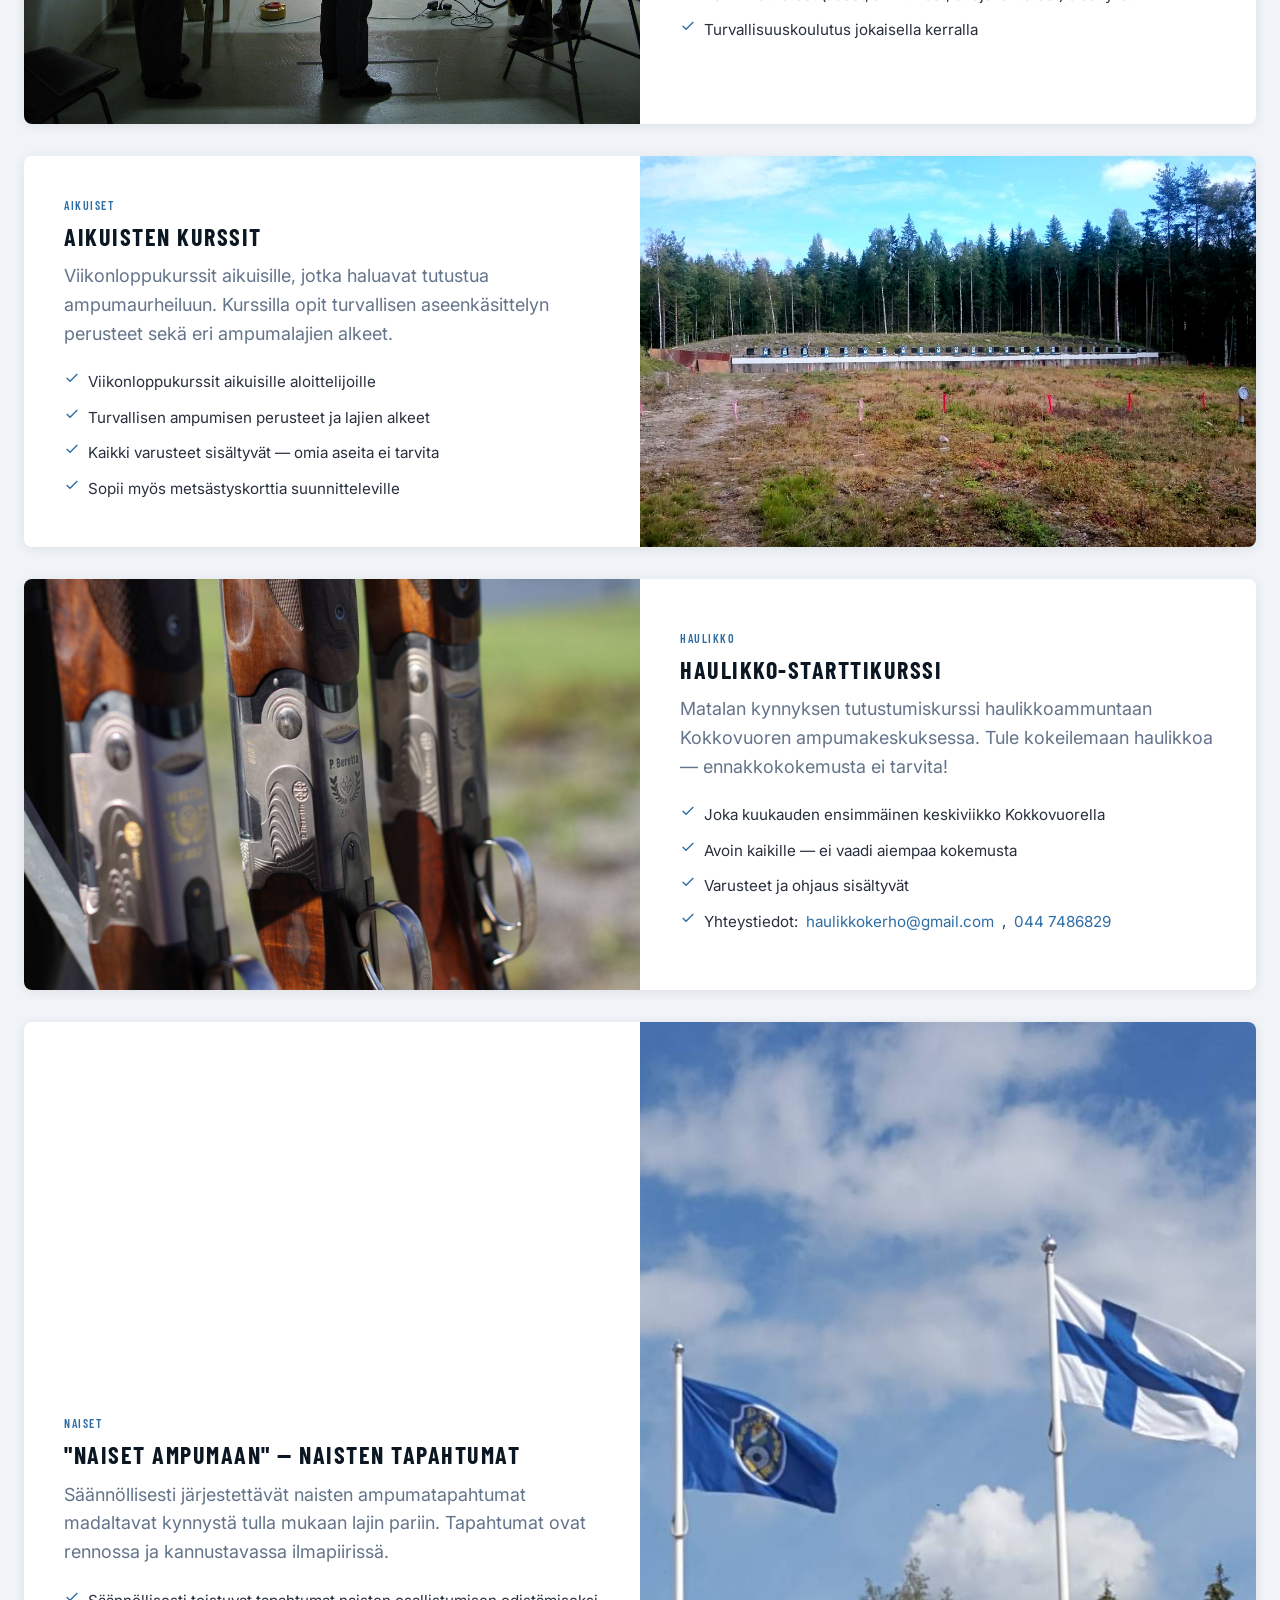
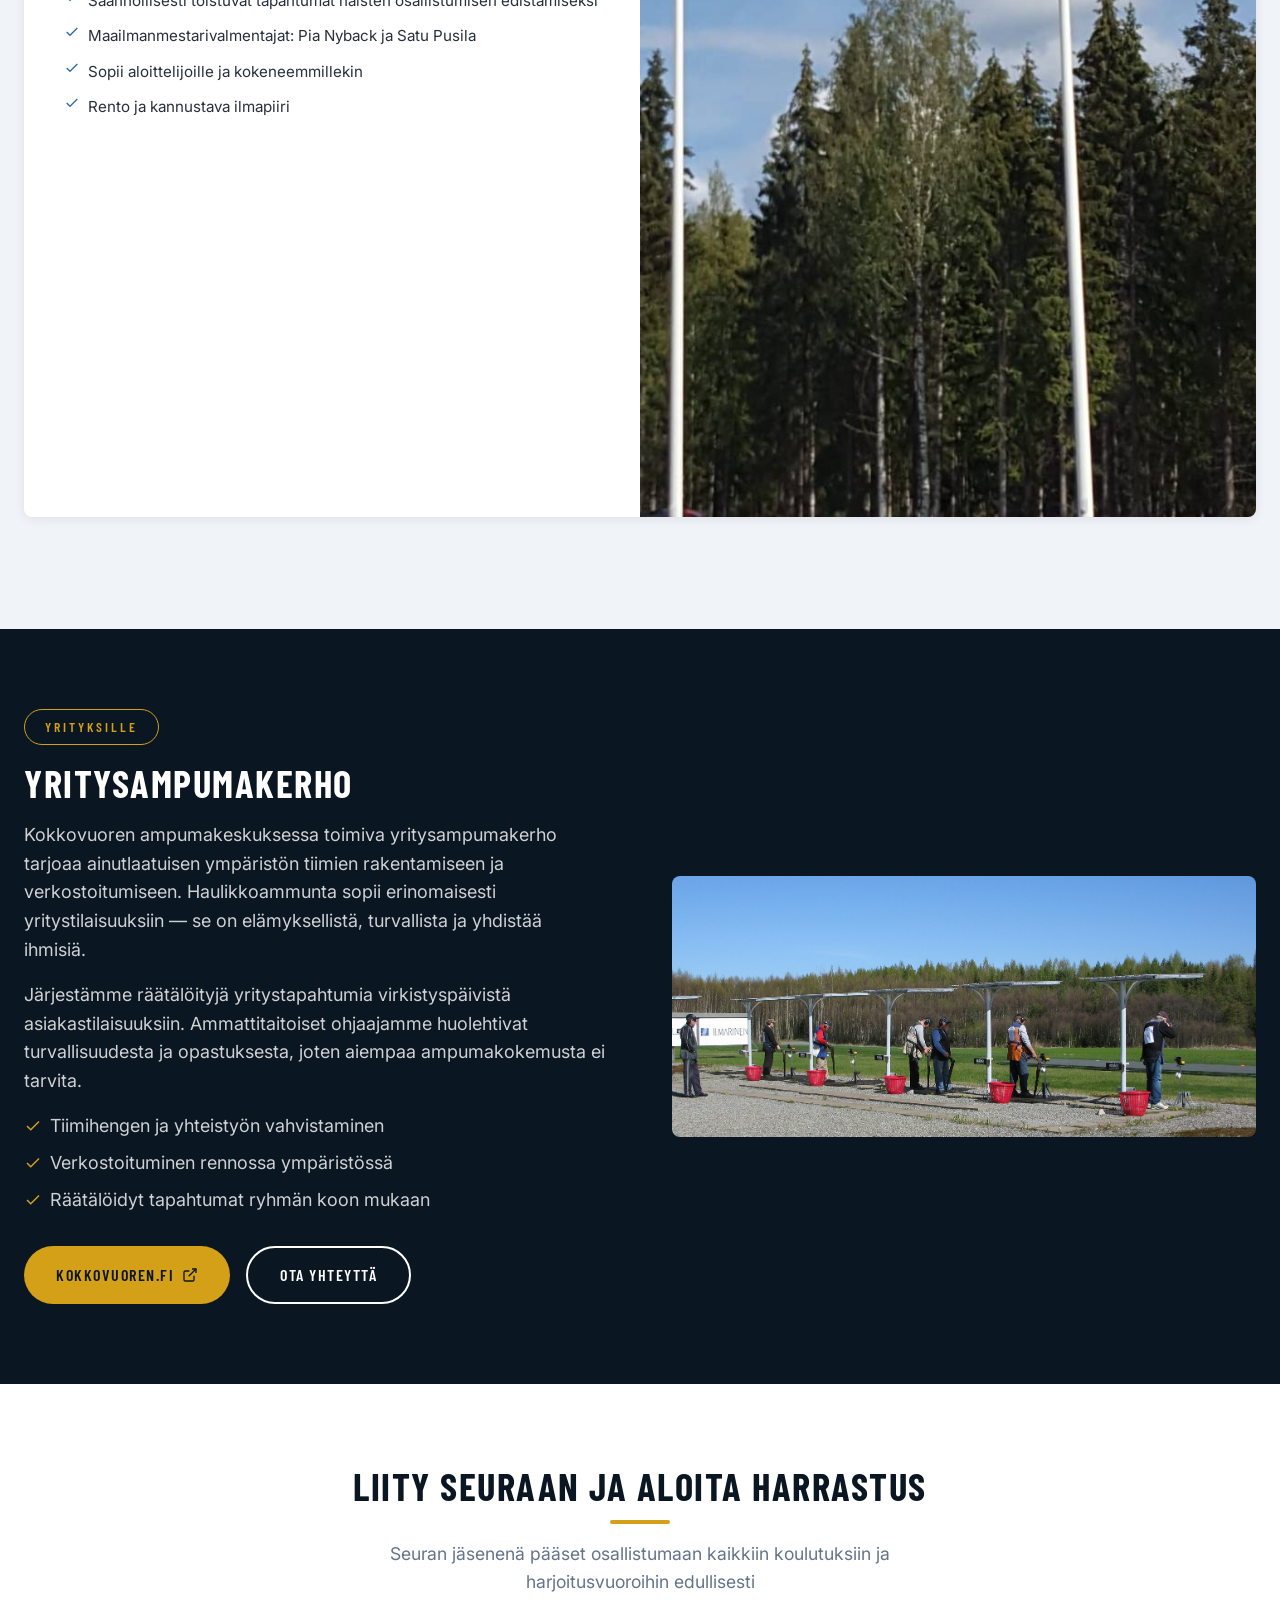
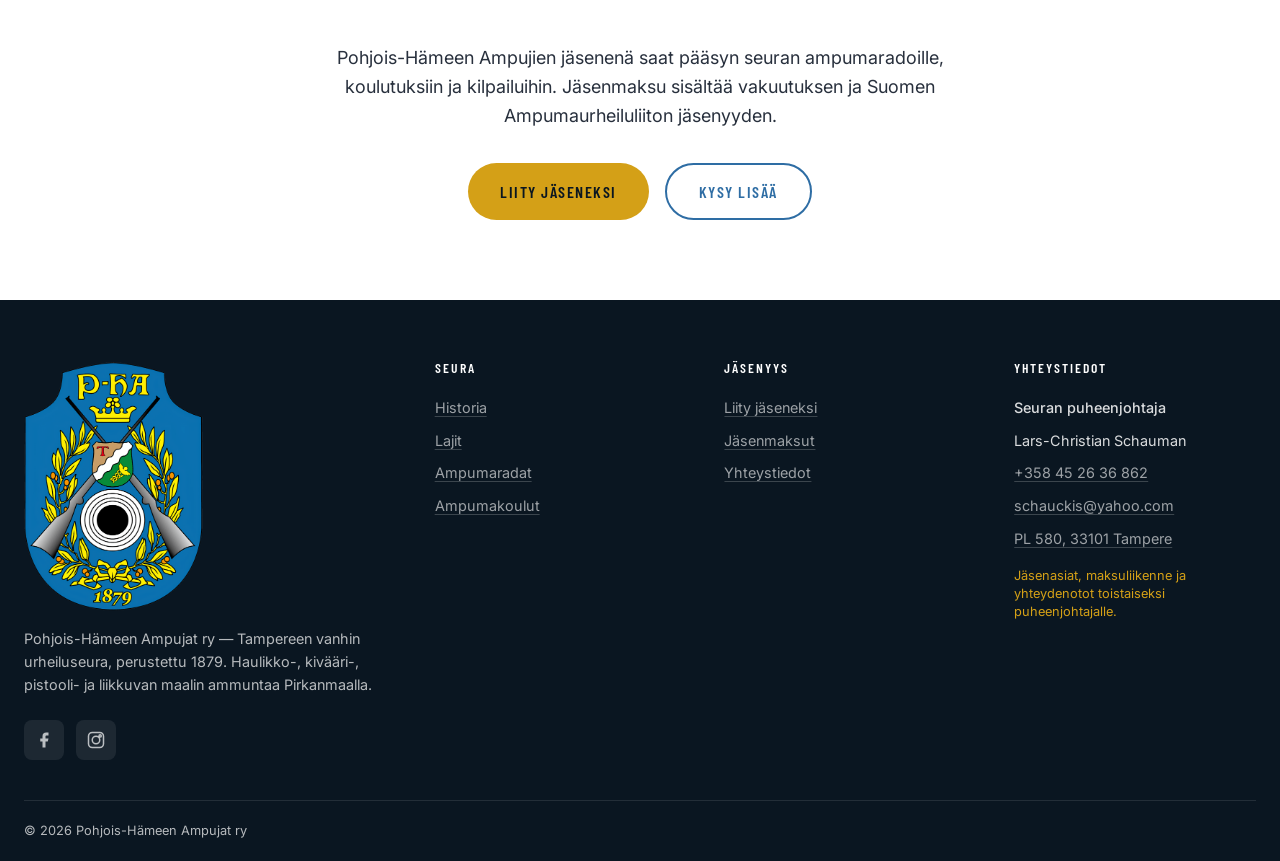
<file: ampumakoulut.html>
<!DOCTYPE html>
<html lang="fi">
<head>
  <meta charset="UTF-8">
  <meta name="viewport" content="width=device-width, initial-scale=1.0">
  <title>Ampumakoulut — Pohjois-Hämeen Ampujat</title>
  <meta name="description" content="Pohjois-Hämeen Ampujat ry:n ampumakoulut: nuorten ampumakoulu, aikuisten kurssit, haulikko-starttikurssi ja naisten tapahtumat. Turvallinen alku ampumaurheiluun.">
  <link rel="preconnect" href="https://fonts.googleapis.com">
  <link rel="preconnect" href="https://fonts.gstatic.com" crossorigin>
  <link href="https://fonts.googleapis.com/css2?family=Barlow+Condensed:ital,wght@0,400;0,500;0,600;0,700;1,700&family=Inter:wght@400;500;600&display=swap" rel="stylesheet">
  <link rel="stylesheet" href="css/style.css">
</head>
<body>

  <!-- Header -->
  <header class="header">
    <div class="header-inner">
      <a href="index.html" class="header-logo">
        <img src="logo/PHA-logo-2016-remastered-small.png" alt="PHA Logo">
        <div class="header-logo-text">
          Pohjois-Hämeen<br>Ampujat
          <small>Jo vuodesta 1879</small>
        </div>
      </a>
      <nav class="nav">
        <ul class="nav-links">
          <li><a href="index.html" class="nav-link">Etusivu</a></li>
          <li><a href="seura.html" class="nav-link">Seura</a></li>
          <li><a href="ampumaradat.html" class="nav-link">Ampumaradat</a></li>
          <li><a href="lajit.html" class="nav-link">Lajit</a></li>
          <li><a href="ampumakoulut.html" class="nav-link active">Ampumakoulut</a></li>
          <li><a href="yhteystiedot.html" class="nav-link">Yhteystiedot</a></li>
        </ul>
        <div class="nav-actions">
          <button class="lang-toggle"><span class="active-lang">FI</span> / <span>EN</span></button>
          <a href="jaseneksi.html" class="btn btn-primary nav-cta">Liity jäseneksi</a>
        </div>
      </nav>
      <button class="hamburger" aria-label="Valikko">
        <span></span>
        <span></span>
        <span></span>
      </button>
    </div>
  </header>

  <!-- Mobile Nav -->
  <div class="mobile-nav">
    <div class="mobile-nav-links">
      <a href="index.html" class="mobile-nav-link">Etusivu</a>
      <a href="seura.html" class="mobile-nav-link">Seura</a>
      <a href="ampumaradat.html" class="mobile-nav-link">Ampumaradat</a>
      <a href="lajit.html" class="mobile-nav-link">Lajit</a>
      <a href="ampumakoulut.html" class="mobile-nav-link">Ampumakoulut</a>
      <a href="jaseneksi.html" class="mobile-nav-link">Jäseneksi</a>
      <a href="yhteystiedot.html" class="mobile-nav-link">Yhteystiedot</a>
    </div>
    <div class="mobile-nav-cta">
      <a href="jaseneksi.html" class="btn btn-primary">Liity jäseneksi</a>
    </div>
  </div>

  <!-- Page Hero -->
  <section class="page-hero page-hero-ampumakoulut">
    <img src="images/running-target-competition-10m-2015.jpg" alt="Ampumakoulu">
    <div class="hero-overlay"></div>
    <div class="page-hero-content">
      <div class="breadcrumb">
        <a href="index.html">Etusivu</a>
        <span>/</span>
        <span class="breadcrumb-current">Ampumakoulut</span>
      </div>
      <h1>Ampumakoulut</h1>
      <p>Turvallinen alku ampumaurheiluun</p>
    </div>
  </section>

  <!-- Intro -->
  <section class="section">
    <div class="container">
      <div class="reveal" style="max-width: 800px; margin: 0 auto; text-align: center;">
        <h2 class="section-title">Koulutusta kaikille tasosta riippumatta</h2>
        <p class="section-subtitle">Pohjois-Hämeen Ampujat on kouluttanut ampumaurheilun harrastajia jo yli sadan vuoden ajan</p>
        <p style="margin-top: 1.5rem;">
          Seuramme tarjoaa monipuolisia ampumakouluja ja -kursseja niin nuorille kuin aikuisille. Turvallisuus on kaiken toimintamme perusta — jokainen kurssi alkaa perusteellisella turvallisuuskoulutuksella. Kokeneet ohjaajamme huolehtivat, että jokainen osallistuja saa henkilökohtaista opastusta ja pääsee nauttimaan ampumaurheilusta turvallisessa ympäristössä.
        </p>
        <p style="margin-top: 1rem;">
          Kursseillamme ei tarvita omia varusteita — tarjoamme kaikki tarvittavat aseet, suojavarusteet ja ammukset. Tule sellaisena kuin olet, me hoidamme loput!
        </p>
      </div>
    </div>
  </section>

  <!-- Programs -->
  <section class="section section-light">
    <div class="container">
      <h2 class="section-title reveal">Koulutusohjelmat</h2>
      <p class="section-subtitle reveal">Löydä sinulle sopiva kurssi</p>

      <!-- Youth Shooting School -->
      <div class="range-card reveal" style="margin-bottom: 2rem;">
        <div class="range-card-image">
          <img src="images/running-target-competition-10m-2015-in-action.jpg" alt="Nuorten ampumakoulu">
        </div>
        <div class="range-card-body">
          <span class="card-tag">Nuoret</span>
          <h3>Nuorten Ampumakoulu</h3>
          <p>Turvallinen ja innostava ympäristö nuorille ampumaurheilun pariin. Ammattitaitoiset ohjaajat perehdyttävät nuoret ampumaurheilun perusteisiin ja turvalliseen aseenkäsittelyyn.</p>
          <ul class="range-facilities">
            <li>
              <svg viewBox="0 0 24 24" fill="none" stroke="currentColor" stroke-width="2"><polyline points="20 6 9 17 4 12"/></svg>
              Keskiviikkoiltaisin, 8 harjoituskertaa, n. 1,5 tuntia/kerta
            </li>
            <li>
              <svg viewBox="0 0 24 24" fill="none" stroke="currentColor" stroke-width="2"><polyline points="20 6 9 17 4 12"/></svg>
              Suunnattu nuorille aloittelijoille
            </li>
            <li>
              <svg viewBox="0 0 24 24" fill="none" stroke="currentColor" stroke-width="2"><polyline points="20 6 9 17 4 12"/></svg>
              Kaikki varusteet (aseet, ammukset, suojavarusteet) sisältyvät
            </li>
            <li>
              <svg viewBox="0 0 24 24" fill="none" stroke="currentColor" stroke-width="2"><polyline points="20 6 9 17 4 12"/></svg>
              Turvallisuuskoulutus jokaisella kerralla
            </li>
          </ul>
        </div>
      </div>

      <!-- Adult Courses -->
      <div class="range-card reveal" style="margin-bottom: 2rem;">
        <div class="range-card-image">
          <img src="images/Aitovuori-50m-range-2016.jpg" alt="Aikuisten kurssit">
        </div>
        <div class="range-card-body">
          <span class="card-tag">Aikuiset</span>
          <h3>Aikuisten kurssit</h3>
          <p>Viikonloppukurssit aikuisille, jotka haluavat tutustua ampumaurheiluun. Kurssilla opit turvallisen aseenkäsittelyn perusteet sekä eri ampumalajien alkeet.</p>
          <ul class="range-facilities">
            <li>
              <svg viewBox="0 0 24 24" fill="none" stroke="currentColor" stroke-width="2"><polyline points="20 6 9 17 4 12"/></svg>
              Viikonloppukurssit aikuisille aloittelijoille
            </li>
            <li>
              <svg viewBox="0 0 24 24" fill="none" stroke="currentColor" stroke-width="2"><polyline points="20 6 9 17 4 12"/></svg>
              Turvallisen ampumisen perusteet ja lajien alkeet
            </li>
            <li>
              <svg viewBox="0 0 24 24" fill="none" stroke="currentColor" stroke-width="2"><polyline points="20 6 9 17 4 12"/></svg>
              Kaikki varusteet sisältyvät — omia aseita ei tarvita
            </li>
            <li>
              <svg viewBox="0 0 24 24" fill="none" stroke="currentColor" stroke-width="2"><polyline points="20 6 9 17 4 12"/></svg>
              Sopii myös metsästyskorttia suunnitteleville
            </li>
          </ul>
        </div>
      </div>

      <!-- Shotgun Starter Course -->
      <div class="range-card reveal" style="margin-bottom: 2rem;">
        <div class="range-card-image">
          <img src="images/shotguns-in-a-row.jpg" alt="Haulikko-starttikurssi">
        </div>
        <div class="range-card-body">
          <span class="card-tag">Haulikko</span>
          <h3>Haulikko-starttikurssi</h3>
          <p>Matalan kynnyksen tutustumiskurssi haulikkoammuntaan Kokkovuoren ampumakeskuksessa. Tule kokeilemaan haulikkoa — ennakkokokemusta ei tarvita!</p>
          <ul class="range-facilities">
            <li>
              <svg viewBox="0 0 24 24" fill="none" stroke="currentColor" stroke-width="2"><polyline points="20 6 9 17 4 12"/></svg>
              Joka kuukauden ensimmäinen keskiviikko Kokkovuorella
            </li>
            <li>
              <svg viewBox="0 0 24 24" fill="none" stroke="currentColor" stroke-width="2"><polyline points="20 6 9 17 4 12"/></svg>
              Avoin kaikille — ei vaadi aiempaa kokemusta
            </li>
            <li>
              <svg viewBox="0 0 24 24" fill="none" stroke="currentColor" stroke-width="2"><polyline points="20 6 9 17 4 12"/></svg>
              Varusteet ja ohjaus sisältyvät
            </li>
            <li>
              <svg viewBox="0 0 24 24" fill="none" stroke="currentColor" stroke-width="2"><polyline points="20 6 9 17 4 12"/></svg>
              Yhteystiedot:
              <a href="mailto:haulikkokerho@gmail.com">haulikkokerho@gmail.com</a>,
              <a href="tel:+358447486829">044 7486829</a>
            </li>
          </ul>
        </div>
      </div>

      <!-- Women's Events -->
      <div class="range-card reveal">
        <div class="range-card-image">
          <img src="images/PHA-and-Finland-flags.jpg" alt="Naiset ampumaan — naisten tapahtumat">
        </div>
        <div class="range-card-body">
          <span class="card-tag">Naiset</span>
          <h3>"Naiset ampumaan" — Naisten tapahtumat</h3>
          <p>Säännöllisesti järjestettävät naisten ampumatapahtumat madaltavat kynnystä tulla mukaan lajin pariin. Tapahtumat ovat rennossa ja kannustavassa ilmapiirissä.</p>
          <ul class="range-facilities">
            <li>
              <svg viewBox="0 0 24 24" fill="none" stroke="currentColor" stroke-width="2"><polyline points="20 6 9 17 4 12"/></svg>
              Säännöllisesti toistuvat tapahtumat naisten osallistumisen edistämiseksi
            </li>
            <li>
              <svg viewBox="0 0 24 24" fill="none" stroke="currentColor" stroke-width="2"><polyline points="20 6 9 17 4 12"/></svg>
              Maailmanmestarivalmentajat: Pia Nyback ja Satu Pusila
            </li>
            <li>
              <svg viewBox="0 0 24 24" fill="none" stroke="currentColor" stroke-width="2"><polyline points="20 6 9 17 4 12"/></svg>
              Sopii aloittelijoille ja kokeneemmillekin
            </li>
            <li>
              <svg viewBox="0 0 24 24" fill="none" stroke="currentColor" stroke-width="2"><polyline points="20 6 9 17 4 12"/></svg>
              Rento ja kannustava ilmapiiri
            </li>
          </ul>
        </div>
      </div>
    </div>
  </section>

  <!-- Corporate Events -->
  <section class="section section-dark">
    <div class="container">
      <div class="grid grid-2 reveal" style="align-items: center; gap: 4rem;">
        <div>
          <span class="hero-badge" style="margin-bottom: 1rem;">Yrityksille</span>
          <h2 style="color: var(--white);">Yritysampumakerho</h2>
          <p style="color: rgba(255,255,255,0.8); margin-top: 1rem;">
            Kokkovuoren ampumakeskuksessa toimiva yritysampumakerho tarjoaa ainutlaatuisen ympäristön tiimien rakentamiseen ja verkostoitumiseen. Haulikkoammunta sopii erinomaisesti yritystilaisuuksiin — se on elämyksellistä, turvallista ja yhdistää ihmisiä.
          </p>
          <p style="color: rgba(255,255,255,0.8); margin-top: 1rem;">
            Järjestämme räätälöityjä yritystapahtumia virkistyspäivistä asiakastilaisuuksiin. Ammattitaitoiset ohjaajamme huolehtivat turvallisuudesta ja opastuksesta, joten aiempaa ampumakokemusta ei tarvita.
          </p>
          <ul style="color: rgba(255,255,255,0.8); margin-top: 1rem; display: flex; flex-direction: column; gap: 0.5rem;">
            <li style="display: flex; align-items: center; gap: 0.5rem;">
              <svg width="18" height="18" viewBox="0 0 24 24" fill="none" stroke="#D4A017" stroke-width="2"><polyline points="20 6 9 17 4 12"/></svg>
              Tiimihengen ja yhteistyön vahvistaminen
            </li>
            <li style="display: flex; align-items: center; gap: 0.5rem;">
              <svg width="18" height="18" viewBox="0 0 24 24" fill="none" stroke="#D4A017" stroke-width="2"><polyline points="20 6 9 17 4 12"/></svg>
              Verkostoituminen rennossa ympäristössä
            </li>
            <li style="display: flex; align-items: center; gap: 0.5rem;">
              <svg width="18" height="18" viewBox="0 0 24 24" fill="none" stroke="#D4A017" stroke-width="2"><polyline points="20 6 9 17 4 12"/></svg>
              Räätälöidyt tapahtumat ryhmän koon mukaan
            </li>
          </ul>
          <div style="margin-top: 2rem; display: flex; gap: 1rem; flex-wrap: wrap;">
            <a href="https://kokkovuoren.fi" target="_blank" rel="noopener" class="btn btn-primary">
              Kokkovuoren.fi
              <svg width="16" height="16" viewBox="0 0 24 24" fill="none" stroke="currentColor" stroke-width="2"><path d="M18 13v6a2 2 0 0 1-2 2H5a2 2 0 0 1-2-2V8a2 2 0 0 1 2-2h6"/><polyline points="15 3 21 3 21 9"/><line x1="10" y1="14" x2="21" y2="3"/></svg>
            </a>
            <a href="yhteystiedot.html" class="btn btn-secondary">Ota yhteyttä</a>
          </div>
        </div>
        <div>
          <img src="images/PHA_trap_shooting_range.jpeg" alt="Kokkovuoren ampumakeskus" style="border-radius: var(--card-radius);">
        </div>
      </div>
    </div>
  </section>

  <!-- CTA -->
  <section class="section">
    <div class="container">
      <div class="reveal" style="text-align: center; max-width: 700px; margin: 0 auto;">
        <h2 class="section-title">Liity seuraan ja aloita harrastus</h2>
        <p class="section-subtitle">Seuran jäsenenä pääset osallistumaan kaikkiin koulutuksiin ja harjoitusvuoroihin edullisesti</p>
        <p style="margin-top: 1rem;">
          Pohjois-Hämeen Ampujien jäsenenä saat pääsyn seuran ampumaradoille, koulutuksiin ja kilpailuihin. Jäsenmaksu sisältää vakuutuksen ja Suomen Ampumaurheiluliiton jäsenyyden.
        </p>
        <div style="margin-top: 2rem; display: flex; gap: 1rem; justify-content: center; flex-wrap: wrap;">
          <a href="jaseneksi.html" class="btn btn-primary">Liity jäseneksi</a>
          <a href="yhteystiedot.html" class="btn btn-outline">Kysy lisää</a>
        </div>
      </div>
    </div>
  </section>

  <!-- Footer -->
  <footer class="footer">
    <div class="container">
      <div class="footer-grid">
        <div class="footer-brand">
          <img src="logo/PHA-logo-2016-remastered-small.png" alt="PHA Logo">
          <p>Pohjois-Hämeen Ampujat ry — Tampereen vanhin urheiluseura, perustettu 1879. Haulikko-, kivääri-, pistooli- ja liikkuvan maalin ammuntaa Pirkanmaalla.</p>
          <div class="footer-social">
            <a href="https://www.facebook.com/pohjoishameenampujat" target="_blank" rel="noopener" aria-label="Facebook">
              <svg width="18" height="18" viewBox="0 0 24 24" fill="currentColor"><path d="M18 2h-3a5 5 0 00-5 5v3H7v4h3v8h4v-8h3l1-4h-4V7a1 1 0 011-1h3z"/></svg>
            </a>
            <a href="https://www.instagram.com/pohjoishameenampujat" target="_blank" rel="noopener" aria-label="Instagram">
              <svg width="18" height="18" viewBox="0 0 24 24" fill="none" stroke="currentColor" stroke-width="2"><rect x="2" y="2" width="20" height="20" rx="5"/><circle cx="12" cy="12" r="5"/><circle cx="17.5" cy="6.5" r="1.5"/></svg>
            </a>
          </div>
        </div>
        <div>
          <h4 class="footer-heading">Seura</h4>
          <div class="footer-links">
            <a href="seura.html">Historia</a>
            <a href="lajit.html">Lajit</a>
            <a href="ampumaradat.html">Ampumaradat</a>
            <a href="ampumakoulut.html">Ampumakoulut</a>
          </div>
        </div>
        <div>
          <h4 class="footer-heading">Jäsenyys</h4>
          <div class="footer-links">
            <a href="jaseneksi.html">Liity jäseneksi</a>
            <a href="jaseneksi.html#maksut">Jäsenmaksut</a>
            <a href="yhteystiedot.html">Yhteystiedot</a>
          </div>
        </div>
        <div>
          <h4 class="footer-heading">Yhteystiedot</h4>
          <div class="footer-links">
            <span style="color: rgba(255,255,255,0.85); font-weight: 500;">Seuran puheenjohtaja</span>
            <span style="color: rgba(255,255,255,0.85);">Lars-Christian Schauman</span>
            <a href="tel:+358452636862">+358 45 26 36 862</a>
            <a href="mailto:schauckis@yahoo.com">schauckis@yahoo.com</a>
            <a>PL 580, 33101 Tampere</a>
            <span style="color: var(--gold); font-size: 0.8rem; margin-top: 0.5rem; display: block; line-height: 1.4;">Jäsenasiat, maksuliikenne ja yhteydenotot toistaiseksi puheenjohtajalle.</span>
          </div>
        </div>
      </div>
      <div class="footer-bottom">
        <span>&copy; 2026 Pohjois-Hämeen Ampujat ry</span>
      </div>
    </div>
  </footer>

  <script src="js/main.js"></script>
</body>
</html>
</file>
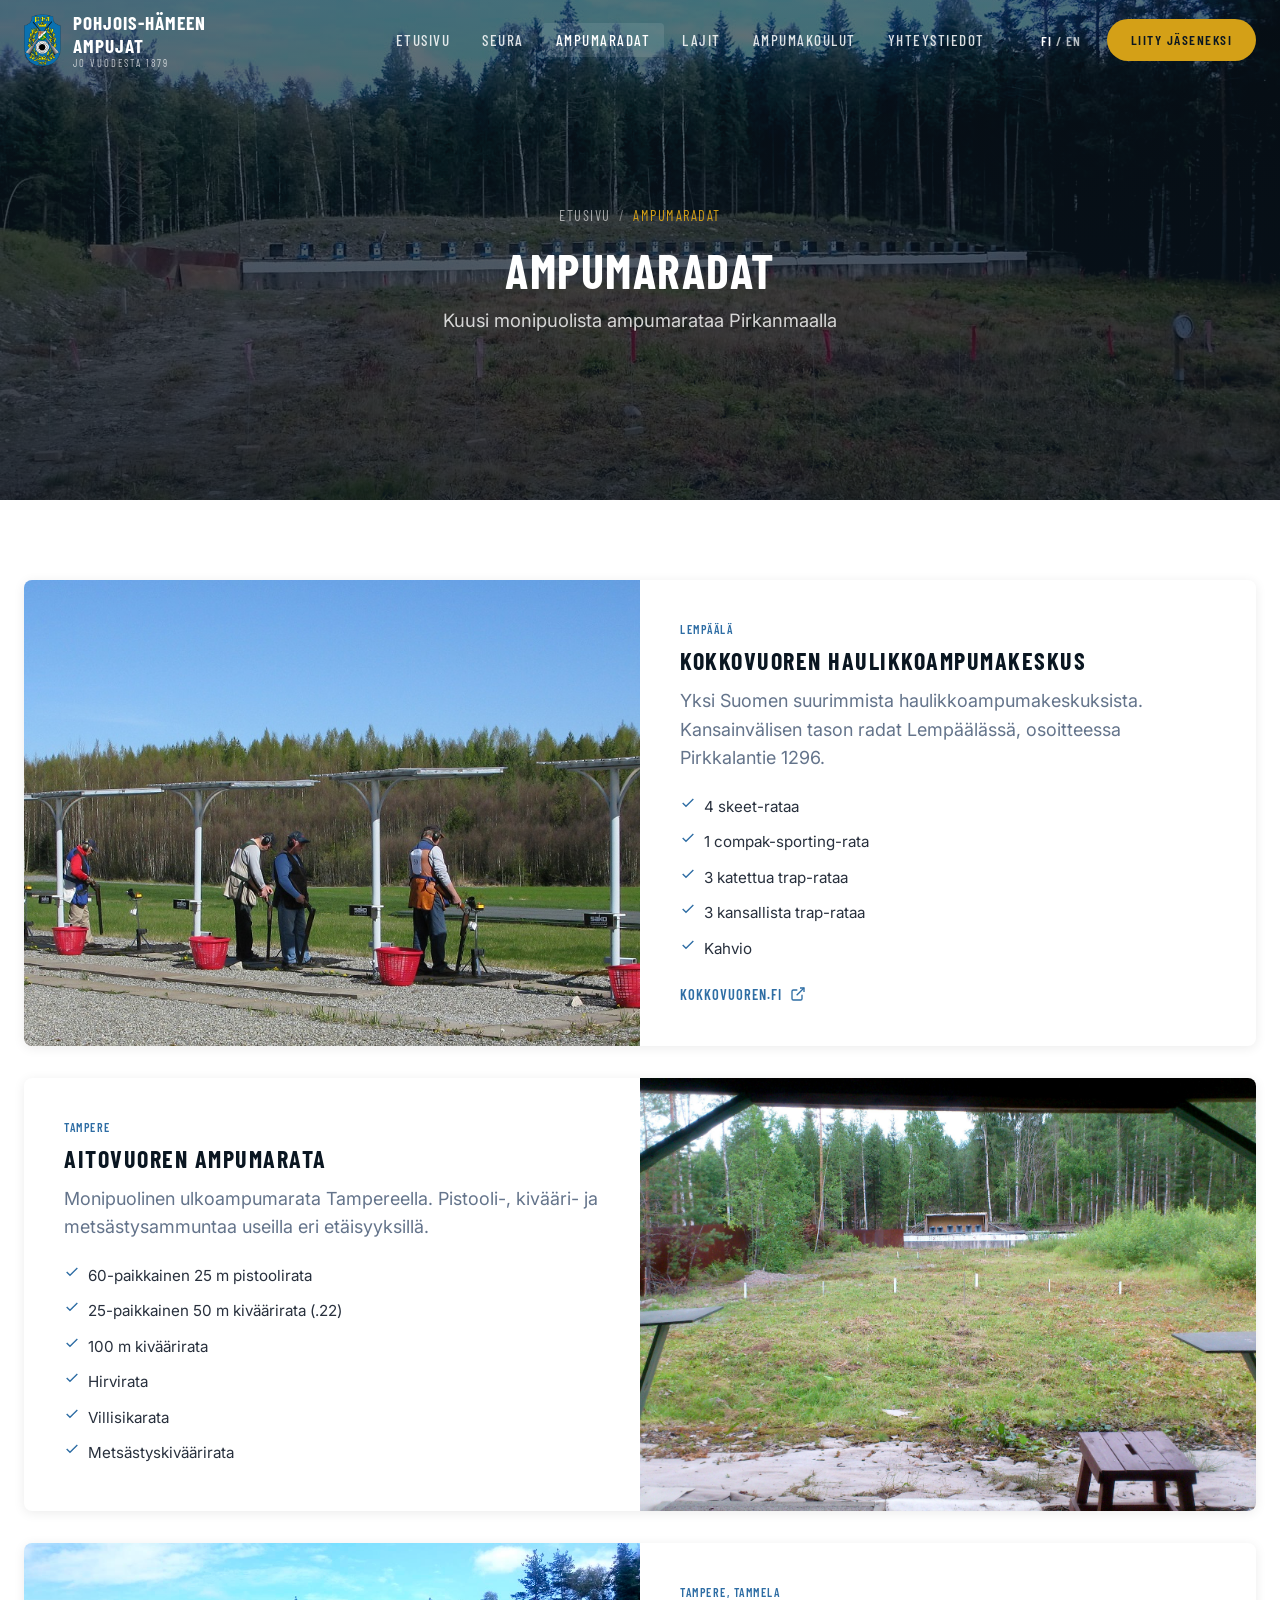
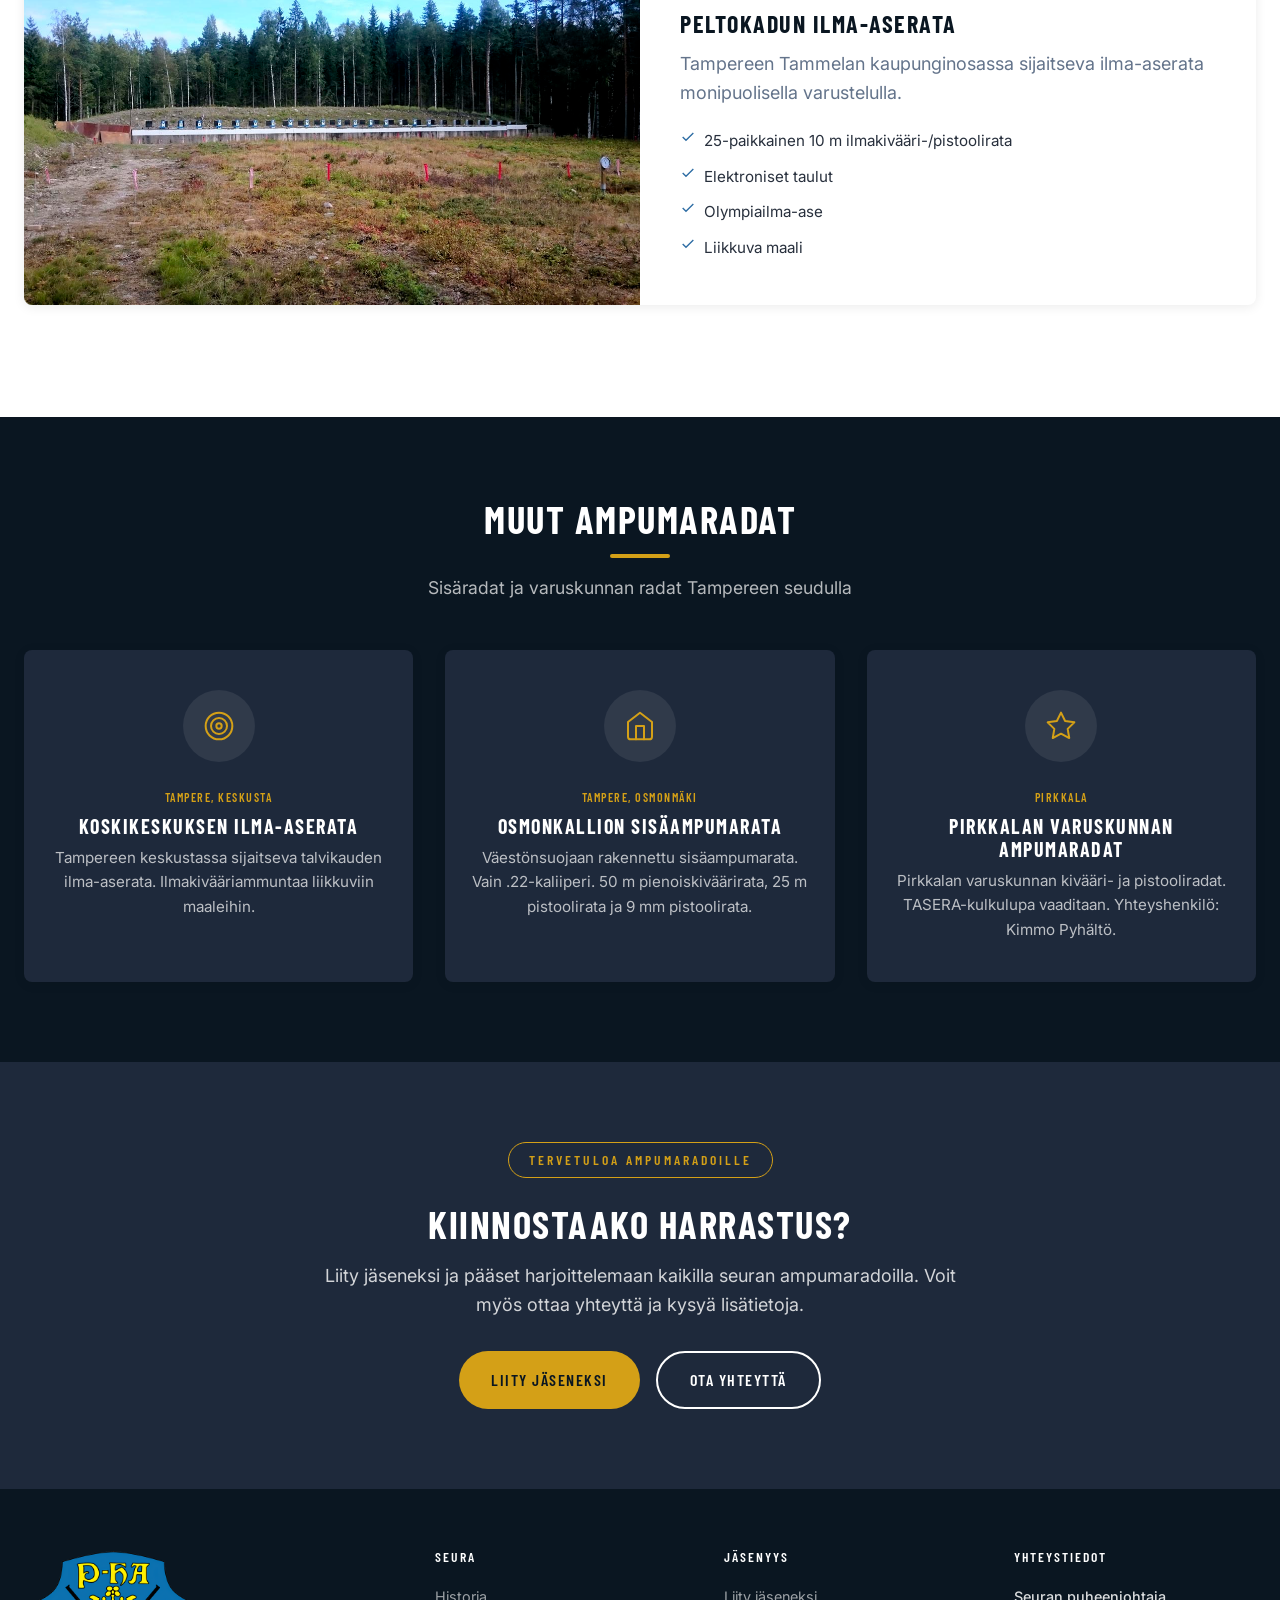
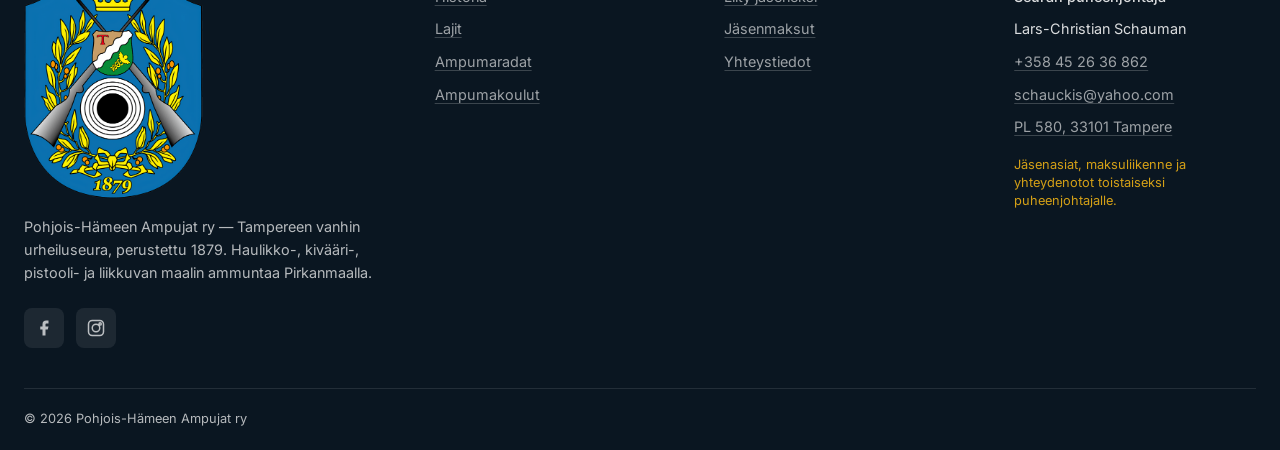
<file: ampumaradat.html>
<!DOCTYPE html>
<html lang="fi">
<head>
  <meta charset="UTF-8">
  <meta name="viewport" content="width=device-width, initial-scale=1.0">
  <title>Ampumaradat — Pohjois-Hämeen Ampujat</title>
  <meta name="description" content="Pohjois-Hämeen Ampujat ry:n kuusi monipuolista ampumarataa Pirkanmaalla: Kokkovuori, Aitovuori, Peltokatu, Koskikeskus, Osmonkallio ja Pirkkalan varuskunta.">
  <link rel="preconnect" href="https://fonts.googleapis.com">
  <link rel="preconnect" href="https://fonts.gstatic.com" crossorigin>
  <link href="https://fonts.googleapis.com/css2?family=Barlow+Condensed:ital,wght@0,400;0,500;0,600;0,700;1,700&family=Inter:wght@400;500;600&display=swap" rel="stylesheet">
  <link rel="stylesheet" href="css/style.css">
</head>
<body>

  <!-- Header -->
  <header class="header">
    <div class="header-inner">
      <a href="index.html" class="header-logo">
        <img src="logo/PHA-logo-2016-remastered-small.png" alt="PHA Logo">
        <div class="header-logo-text">
          Pohjois-Hämeen<br>Ampujat
          <small>Jo vuodesta 1879</small>
        </div>
      </a>
      <nav class="nav">
        <ul class="nav-links">
          <li><a href="index.html" class="nav-link">Etusivu</a></li>
          <li><a href="seura.html" class="nav-link">Seura</a></li>
          <li><a href="ampumaradat.html" class="nav-link active">Ampumaradat</a></li>
          <li><a href="lajit.html" class="nav-link">Lajit</a></li>
          <li><a href="ampumakoulut.html" class="nav-link">Ampumakoulut</a></li>
          <li><a href="yhteystiedot.html" class="nav-link">Yhteystiedot</a></li>
        </ul>
        <div class="nav-actions">
          <button class="lang-toggle"><span class="active-lang">FI</span> / <span>EN</span></button>
          <a href="jaseneksi.html" class="btn btn-primary nav-cta">Liity jäseneksi</a>
        </div>
      </nav>
      <button class="hamburger" aria-label="Valikko">
        <span></span>
        <span></span>
        <span></span>
      </button>
    </div>
  </header>

  <!-- Mobile Nav -->
  <div class="mobile-nav">
    <div class="mobile-nav-links">
      <a href="index.html" class="mobile-nav-link">Etusivu</a>
      <a href="seura.html" class="mobile-nav-link">Seura</a>
      <a href="ampumaradat.html" class="mobile-nav-link">Ampumaradat</a>
      <a href="lajit.html" class="mobile-nav-link">Lajit</a>
      <a href="ampumakoulut.html" class="mobile-nav-link">Ampumakoulut</a>
      <a href="jaseneksi.html" class="mobile-nav-link">Jäseneksi</a>
      <a href="yhteystiedot.html" class="mobile-nav-link">Yhteystiedot</a>
    </div>
    <div class="mobile-nav-cta">
      <a href="jaseneksi.html" class="btn btn-primary">Liity jäseneksi</a>
    </div>
  </div>

  <!-- Page Hero -->
  <section class="page-hero page-hero-ampumaradat">
    <img src="images/Aitovuori-50m-range-2016.jpg" alt="Aitovuoren ampumarata">
    <div class="hero-overlay"></div>
    <div class="page-hero-content">
      <div class="breadcrumb">
        <a href="index.html">Etusivu</a>
        <span>/</span>
        <span class="breadcrumb-current">Ampumaradat</span>
      </div>
      <h1>Ampumaradat</h1>
      <p>Kuusi monipuolista ampumarataa Pirkanmaalla</p>
    </div>
  </section>

  <!-- Range Cards with Images -->
  <section class="section">
    <div class="container">

      <!-- 1. Kokkovuoren Haulikkoampumakeskus -->
      <div class="range-card reveal">
        <div class="range-card-image">
          <img src="images/PHA_trap_shooting_range.jpeg" alt="Kokkovuoren haulikkoampumakeskus">
        </div>
        <div class="range-card-body">
          <span class="card-tag">Lempäälä</span>
          <h3>Kokkovuoren Haulikkoampumakeskus</h3>
          <p>Yksi Suomen suurimmista haulikkoampumakeskuksista. Kansainvälisen tason radat Lempäälässä, osoitteessa Pirkkalantie 1296.</p>
          <ul class="range-facilities">
            <li>
              <svg viewBox="0 0 24 24" fill="none" stroke="currentColor" stroke-width="2"><polyline points="20 6 9 17 4 12"/></svg>
              4 skeet-rataa
            </li>
            <li>
              <svg viewBox="0 0 24 24" fill="none" stroke="currentColor" stroke-width="2"><polyline points="20 6 9 17 4 12"/></svg>
              1 compak-sporting-rata
            </li>
            <li>
              <svg viewBox="0 0 24 24" fill="none" stroke="currentColor" stroke-width="2"><polyline points="20 6 9 17 4 12"/></svg>
              3 katettua trap-rataa
            </li>
            <li>
              <svg viewBox="0 0 24 24" fill="none" stroke="currentColor" stroke-width="2"><polyline points="20 6 9 17 4 12"/></svg>
              3 kansallista trap-rataa
            </li>
            <li>
              <svg viewBox="0 0 24 24" fill="none" stroke="currentColor" stroke-width="2"><polyline points="20 6 9 17 4 12"/></svg>
              Kahvio
            </li>
          </ul>
          <a href="https://kokkovuoren.fi" target="_blank" rel="noopener" class="card-link">
            Kokkovuoren.fi
            <svg width="16" height="16" viewBox="0 0 24 24" fill="none" stroke="currentColor" stroke-width="2"><path d="M18 13v6a2 2 0 0 1-2 2H5a2 2 0 0 1-2-2V8a2 2 0 0 1 2-2h6"/><polyline points="15 3 21 3 21 9"/><line x1="10" y1="14" x2="21" y2="3"/></svg>
          </a>
        </div>
      </div>

      <!-- 2. Aitovuoren Ampumarata -->
      <div class="range-card reveal">
        <div class="range-card-image">
          <img src="images/Aitovuori-50m-range.jpg" alt="Aitovuoren ampumarata">
        </div>
        <div class="range-card-body">
          <span class="card-tag">Tampere</span>
          <h3>Aitovuoren Ampumarata</h3>
          <p>Monipuolinen ulkoampumarata Tampereella. Pistooli-, kivääri- ja metsästysammuntaa useilla eri etäisyyksillä.</p>
          <ul class="range-facilities">
            <li>
              <svg viewBox="0 0 24 24" fill="none" stroke="currentColor" stroke-width="2"><polyline points="20 6 9 17 4 12"/></svg>
              60-paikkainen 25 m pistoolirata
            </li>
            <li>
              <svg viewBox="0 0 24 24" fill="none" stroke="currentColor" stroke-width="2"><polyline points="20 6 9 17 4 12"/></svg>
              25-paikkainen 50 m kiväärirata (.22)
            </li>
            <li>
              <svg viewBox="0 0 24 24" fill="none" stroke="currentColor" stroke-width="2"><polyline points="20 6 9 17 4 12"/></svg>
              100 m kiväärirata
            </li>
            <li>
              <svg viewBox="0 0 24 24" fill="none" stroke="currentColor" stroke-width="2"><polyline points="20 6 9 17 4 12"/></svg>
              Hirvirata
            </li>
            <li>
              <svg viewBox="0 0 24 24" fill="none" stroke="currentColor" stroke-width="2"><polyline points="20 6 9 17 4 12"/></svg>
              Villisikarata
            </li>
            <li>
              <svg viewBox="0 0 24 24" fill="none" stroke="currentColor" stroke-width="2"><polyline points="20 6 9 17 4 12"/></svg>
              Metsästyskiväärirata
            </li>
          </ul>
        </div>
      </div>

      <!-- 3. Peltokadun Ilma-aserata -->
      <div class="range-card reveal">
        <div class="range-card-image">
          <img src="images/Aitovuori-50m-range-2016.jpg" alt="Peltokadun ilma-aserata">
        </div>
        <div class="range-card-body">
          <span class="card-tag">Tampere, Tammela</span>
          <h3>Peltokadun Ilma-aserata</h3>
          <p>Tampereen Tammelan kaupunginosassa sijaitseva ilma-aserata monipuolisella varustelulla.</p>
          <ul class="range-facilities">
            <li>
              <svg viewBox="0 0 24 24" fill="none" stroke="currentColor" stroke-width="2"><polyline points="20 6 9 17 4 12"/></svg>
              25-paikkainen 10 m ilmakivääri-/pistoolirata
            </li>
            <li>
              <svg viewBox="0 0 24 24" fill="none" stroke="currentColor" stroke-width="2"><polyline points="20 6 9 17 4 12"/></svg>
              Elektroniset taulut
            </li>
            <li>
              <svg viewBox="0 0 24 24" fill="none" stroke="currentColor" stroke-width="2"><polyline points="20 6 9 17 4 12"/></svg>
              Olympiailma-ase
            </li>
            <li>
              <svg viewBox="0 0 24 24" fill="none" stroke="currentColor" stroke-width="2"><polyline points="20 6 9 17 4 12"/></svg>
              Liikkuva maali
            </li>
          </ul>
        </div>
      </div>

    </div>
  </section>

  <!-- Ranges without Images (Dark Cards Grid) -->
  <section class="section section-dark">
    <div class="container">
      <h2 class="section-title section-title-light reveal">Muut ampumaradat</h2>
      <p class="section-subtitle reveal" style="color: rgba(255,255,255,0.7);">Sisäradat ja varuskunnan radat Tampereen seudulla</p>

      <div class="grid grid-3 reveal">

        <!-- 4. Koskikeskuksen Ilma-aserata -->
        <div class="card card-dark">
          <div class="card-body" style="text-align: center; padding: 2.5rem 1.5rem;">
            <div style="width: 72px; height: 72px; border-radius: 50%; background: rgba(255,255,255,0.08); margin: 0 auto 1.25rem; display: flex; align-items: center; justify-content: center;">
              <svg width="32" height="32" viewBox="0 0 24 24" fill="none" stroke="var(--gold)" stroke-width="1.5" stroke-linecap="round" stroke-linejoin="round"><circle cx="12" cy="12" r="10"/><circle cx="12" cy="12" r="6"/><circle cx="12" cy="12" r="2"/></svg>
            </div>
            <span class="card-tag" style="color: var(--gold);">Tampere, Keskusta</span>
            <h3 class="card-title" style="color: var(--white);">Koskikeskuksen Ilma-aserata</h3>
            <p class="card-text">Tampereen keskustassa sijaitseva talvikauden ilma-aserata. Ilmakivääriammuntaa liikkuviin maaleihin.</p>
          </div>
        </div>

        <!-- 5. Osmonkallion Sisäampumarata -->
        <div class="card card-dark">
          <div class="card-body" style="text-align: center; padding: 2.5rem 1.5rem;">
            <div style="width: 72px; height: 72px; border-radius: 50%; background: rgba(255,255,255,0.08); margin: 0 auto 1.25rem; display: flex; align-items: center; justify-content: center;">
              <svg width="32" height="32" viewBox="0 0 24 24" fill="none" stroke="var(--gold)" stroke-width="1.5" stroke-linecap="round" stroke-linejoin="round"><path d="M3 9l9-7 9 7v11a2 2 0 0 1-2 2H5a2 2 0 0 1-2-2z"/><polyline points="9 22 9 12 15 12 15 22"/></svg>
            </div>
            <span class="card-tag" style="color: var(--gold);">Tampere, Osmonmäki</span>
            <h3 class="card-title" style="color: var(--white);">Osmonkallion Sisäampumarata</h3>
            <p class="card-text">Väestönsuojaan rakennettu sisäampumarata. Vain .22-kaliiperi. 50 m pienoiskiväärirata, 25 m pistoolirata ja 9 mm pistoolirata.</p>
          </div>
        </div>

        <!-- 6. Pirkkalan Varuskunnan Ampumaradat -->
        <div class="card card-dark">
          <div class="card-body" style="text-align: center; padding: 2.5rem 1.5rem;">
            <div style="width: 72px; height: 72px; border-radius: 50%; background: rgba(255,255,255,0.08); margin: 0 auto 1.25rem; display: flex; align-items: center; justify-content: center;">
              <svg width="32" height="32" viewBox="0 0 24 24" fill="none" stroke="var(--gold)" stroke-width="1.5" stroke-linecap="round" stroke-linejoin="round"><polygon points="12 2 15.09 8.26 22 9.27 17 14.14 18.18 21.02 12 17.77 5.82 21.02 7 14.14 2 9.27 8.91 8.26 12 2"/></svg>
            </div>
            <span class="card-tag" style="color: var(--gold);">Pirkkala</span>
            <h3 class="card-title" style="color: var(--white);">Pirkkalan Varuskunnan Ampumaradat</h3>
            <p class="card-text">Pirkkalan varuskunnan kivääri- ja pistooliradat. TASERA-kulkulupa vaaditaan. Yhteyshenkilö: Kimmo Pyhältö.</p>
          </div>
        </div>

      </div>
    </div>
  </section>

  <!-- CTA Section -->
  <section class="section section-dark-secondary">
    <div class="container">
      <div class="reveal" style="text-align: center; max-width: 640px; margin: 0 auto;">
        <span class="hero-badge" style="margin-bottom: 1.5rem;">Tervetuloa ampumaradoille</span>
        <h2 style="color: var(--white); margin-bottom: 1rem;">Kiinnostaako harrastus?</h2>
        <p style="color: rgba(255,255,255,0.8); margin-bottom: 2rem;">
          Liity jäseneksi ja pääset harjoittelemaan kaikilla seuran ampumaradoilla. Voit myös ottaa yhteyttä ja kysyä lisätietoja.
        </p>
        <div style="display: flex; gap: 1rem; flex-wrap: wrap; justify-content: center;">
          <a href="jaseneksi.html" class="btn btn-primary">Liity jäseneksi</a>
          <a href="yhteystiedot.html" class="btn btn-secondary">Ota yhteyttä</a>
        </div>
      </div>
    </div>
  </section>

  <!-- Footer -->
  <footer class="footer">
    <div class="container">
      <div class="footer-grid">
        <div class="footer-brand">
          <img src="logo/PHA-logo-2016-remastered-small.png" alt="PHA Logo">
          <p>Pohjois-Hämeen Ampujat ry — Tampereen vanhin urheiluseura, perustettu 1879. Haulikko-, kivääri-, pistooli- ja liikkuvan maalin ammuntaa Pirkanmaalla.</p>
          <div class="footer-social">
            <a href="https://www.facebook.com/pohjoishameenampujat" target="_blank" rel="noopener" aria-label="Facebook">
              <svg width="18" height="18" viewBox="0 0 24 24" fill="currentColor"><path d="M18 2h-3a5 5 0 00-5 5v3H7v4h3v8h4v-8h3l1-4h-4V7a1 1 0 011-1h3z"/></svg>
            </a>
            <a href="https://www.instagram.com/pohjoishameenampujat" target="_blank" rel="noopener" aria-label="Instagram">
              <svg width="18" height="18" viewBox="0 0 24 24" fill="none" stroke="currentColor" stroke-width="2"><rect x="2" y="2" width="20" height="20" rx="5"/><circle cx="12" cy="12" r="5"/><circle cx="17.5" cy="6.5" r="1.5"/></svg>
            </a>
          </div>
        </div>
        <div>
          <h4 class="footer-heading">Seura</h4>
          <div class="footer-links">
            <a href="seura.html">Historia</a>
            <a href="lajit.html">Lajit</a>
            <a href="ampumaradat.html">Ampumaradat</a>
            <a href="ampumakoulut.html">Ampumakoulut</a>
          </div>
        </div>
        <div>
          <h4 class="footer-heading">Jäsenyys</h4>
          <div class="footer-links">
            <a href="jaseneksi.html">Liity jäseneksi</a>
            <a href="jaseneksi.html#maksut">Jäsenmaksut</a>
            <a href="yhteystiedot.html">Yhteystiedot</a>
          </div>
        </div>
        <div>
          <h4 class="footer-heading">Yhteystiedot</h4>
          <div class="footer-links">
            <span style="color: rgba(255,255,255,0.85); font-weight: 500;">Seuran puheenjohtaja</span>
            <span style="color: rgba(255,255,255,0.85);">Lars-Christian Schauman</span>
            <a href="tel:+358452636862">+358 45 26 36 862</a>
            <a href="mailto:schauckis@yahoo.com">schauckis@yahoo.com</a>
            <a>PL 580, 33101 Tampere</a>
            <span style="color: var(--gold); font-size: 0.8rem; margin-top: 0.5rem; display: block; line-height: 1.4;">Jäsenasiat, maksuliikenne ja yhteydenotot toistaiseksi puheenjohtajalle.</span>
          </div>
        </div>
      </div>
      <div class="footer-bottom">
        <span>&copy; 2026 Pohjois-Hämeen Ampujat ry</span>
      </div>
    </div>
  </footer>

  <script src="js/main.js"></script>
</body>
</html>
</file>
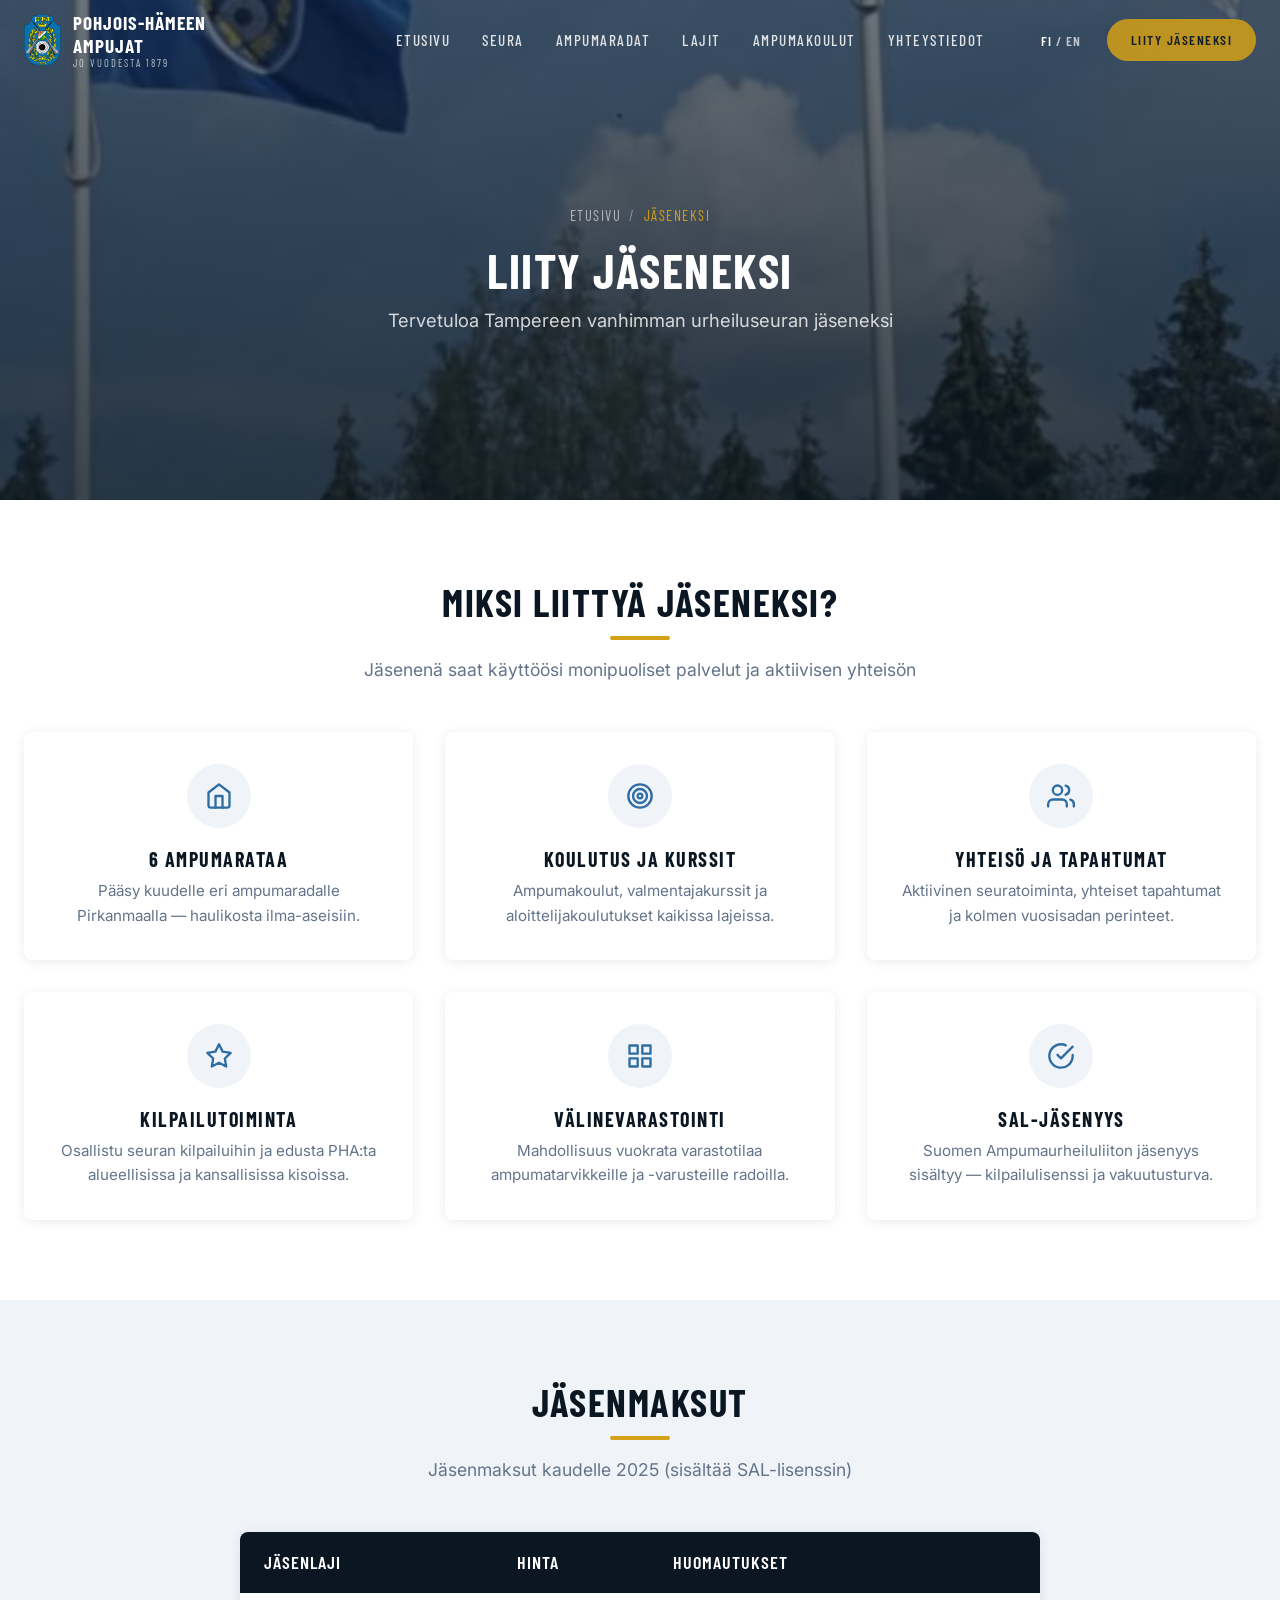
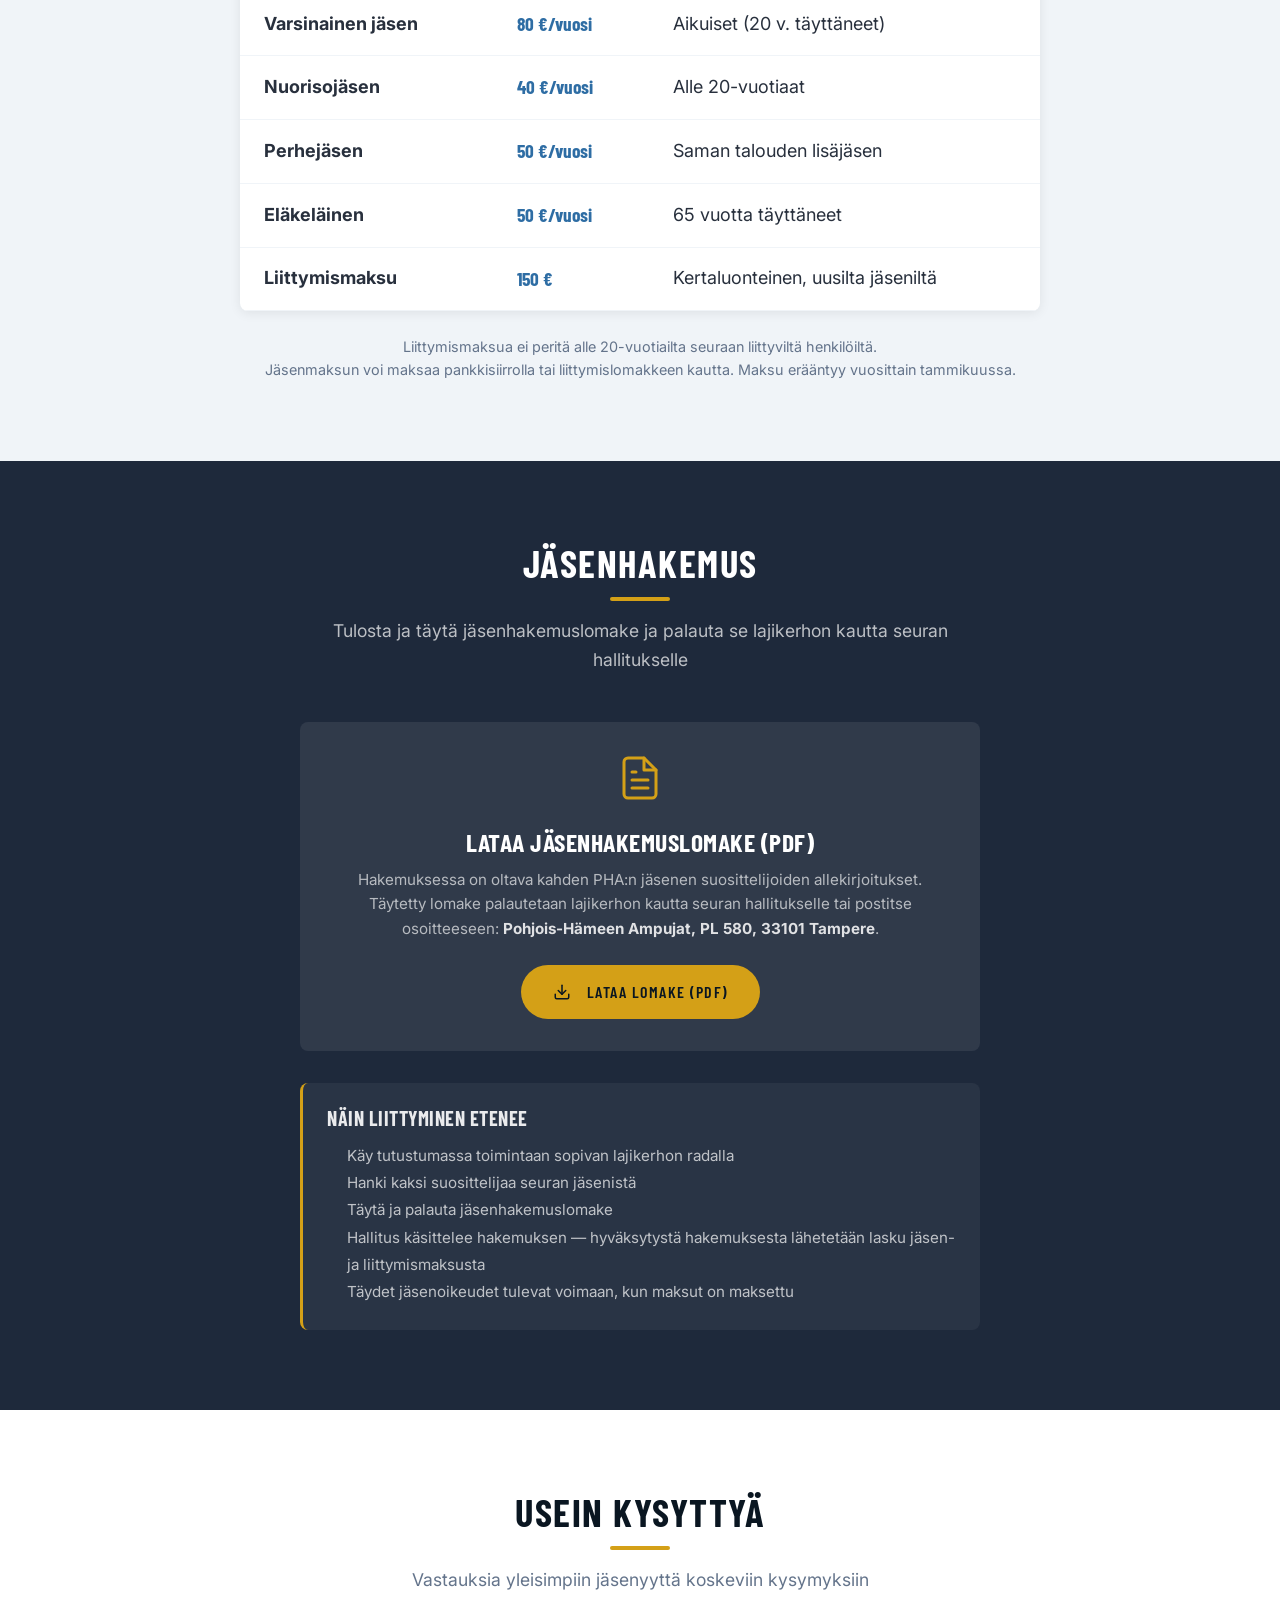
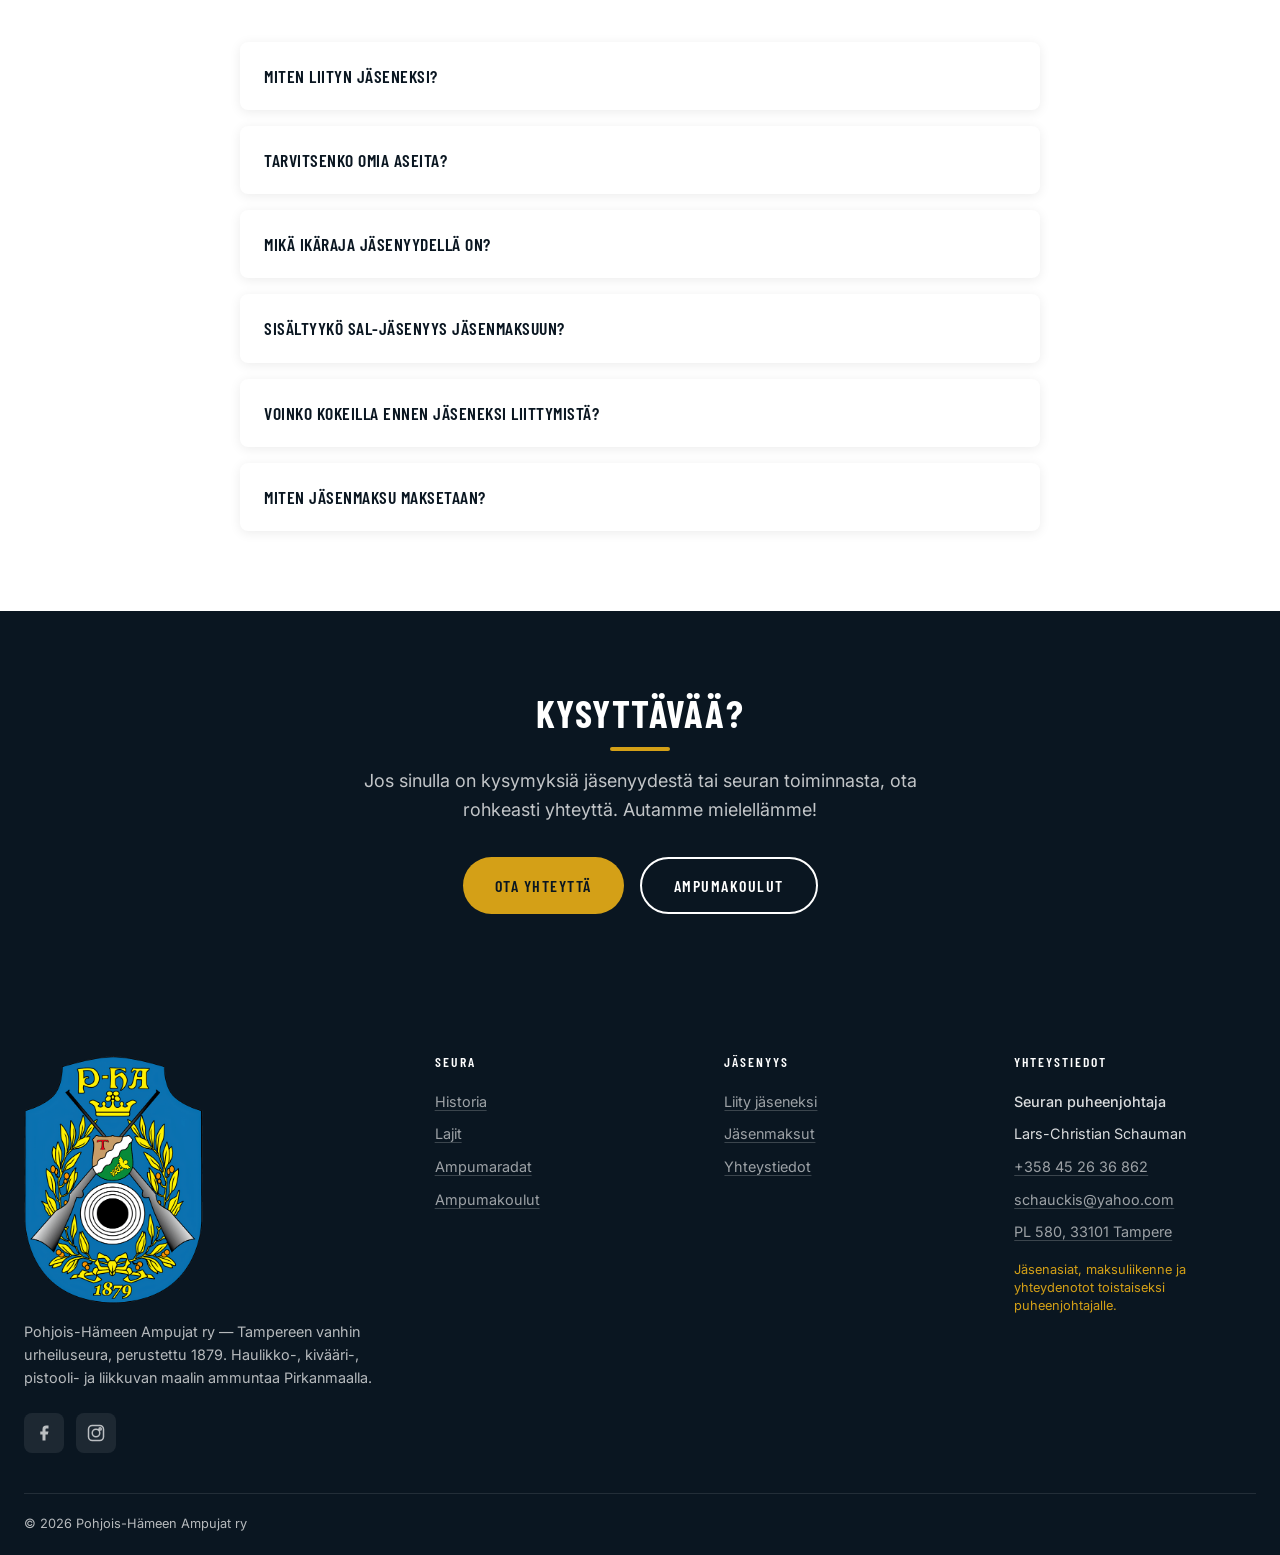
<file: jaseneksi.html>
<!DOCTYPE html>
<html lang="fi">
<head>
  <meta charset="UTF-8">
  <meta name="viewport" content="width=device-width, initial-scale=1.0">
  <title>Liity jäseneksi — Pohjois-Hämeen Ampujat</title>
  <meta name="description" content="Liity Pohjois-Hämeen Ampujat ry:n jäseneksi. Jäsenmaksut, edut ja ilmoittautumislomake. Tampereen vanhin urheiluseura — jo vuodesta 1879.">
  <link rel="preconnect" href="https://fonts.googleapis.com">
  <link rel="preconnect" href="https://fonts.gstatic.com" crossorigin>
  <link href="https://fonts.googleapis.com/css2?family=Barlow+Condensed:ital,wght@0,400;0,500;0,600;0,700;1,700&family=Inter:wght@400;500;600&display=swap" rel="stylesheet">
  <link rel="stylesheet" href="css/style.css">
</head>
<body>

  <!-- Header -->
  <header class="header">
    <div class="header-inner">
      <a href="index.html" class="header-logo">
        <img src="logo/PHA-logo-2016-remastered-small.png" alt="PHA Logo">
        <div class="header-logo-text">
          Pohjois-Hämeen<br>Ampujat
          <small>Jo vuodesta 1879</small>
        </div>
      </a>
      <nav class="nav">
        <ul class="nav-links">
          <li><a href="index.html" class="nav-link">Etusivu</a></li>
          <li><a href="seura.html" class="nav-link">Seura</a></li>
          <li><a href="ampumaradat.html" class="nav-link">Ampumaradat</a></li>
          <li><a href="lajit.html" class="nav-link">Lajit</a></li>
          <li><a href="ampumakoulut.html" class="nav-link">Ampumakoulut</a></li>
          <li><a href="yhteystiedot.html" class="nav-link">Yhteystiedot</a></li>
        </ul>
        <div class="nav-actions">
          <button class="lang-toggle"><span class="active-lang">FI</span> / <span>EN</span></button>
          <a href="jaseneksi.html" class="btn btn-primary nav-cta" style="pointer-events: none; opacity: 0.85;">Liity jäseneksi</a>
        </div>
      </nav>
      <button class="hamburger" aria-label="Valikko">
        <span></span>
        <span></span>
        <span></span>
      </button>
    </div>
  </header>

  <!-- Mobile Nav -->
  <div class="mobile-nav">
    <div class="mobile-nav-links">
      <a href="index.html" class="mobile-nav-link">Etusivu</a>
      <a href="seura.html" class="mobile-nav-link">Seura</a>
      <a href="ampumaradat.html" class="mobile-nav-link">Ampumaradat</a>
      <a href="lajit.html" class="mobile-nav-link">Lajit</a>
      <a href="ampumakoulut.html" class="mobile-nav-link">Ampumakoulut</a>
      <a href="jaseneksi.html" class="mobile-nav-link" style="color: var(--gold);">Jäseneksi</a>
      <a href="yhteystiedot.html" class="mobile-nav-link">Yhteystiedot</a>
    </div>
    <div class="mobile-nav-cta">
      <a href="jaseneksi.html" class="btn btn-primary">Liity jäseneksi</a>
    </div>
  </div>

  <!-- Page Hero -->
  <section class="page-hero page-hero-jaseneksi">
    <img src="images/PHA-and-Finland-flags.jpg" alt="PHA ja Suomen liput">
    <div class="hero-overlay"></div>
    <div class="page-hero-content">
      <div class="breadcrumb">
        <a href="index.html">Etusivu</a>
        <span>/</span>
        <span class="breadcrumb-current">Jäseneksi</span>
      </div>
      <h1>Liity jäseneksi</h1>
      <p>Tervetuloa Tampereen vanhimman urheiluseuran jäseneksi</p>
    </div>
  </section>

  <!-- Benefits -->
  <section class="section">
    <div class="container">
      <h2 class="section-title reveal">Miksi liittyä jäseneksi?</h2>
      <p class="section-subtitle reveal">Jäsenenä saat käyttöösi monipuoliset palvelut ja aktiivisen yhteisön</p>

      <div class="grid grid-3 reveal">
        <div class="card">
          <div class="card-body" style="text-align: center; padding: 2rem;">
            <div style="width: 64px; height: 64px; border-radius: 50%; background: var(--light); margin: 0 auto 1.25rem; display: flex; align-items: center; justify-content: center;">
              <svg width="28" height="28" viewBox="0 0 24 24" fill="none" stroke="var(--blue)" stroke-width="2" stroke-linecap="round" stroke-linejoin="round"><path d="M3 9l9-7 9 7v11a2 2 0 0 1-2 2H5a2 2 0 0 1-2-2z"/><polyline points="9 22 9 12 15 12 15 22"/></svg>
            </div>
            <h3 class="card-title">6 ampumarataa</h3>
            <p class="card-text">Pääsy kuudelle eri ampumaradalle Pirkanmaalla — haulikosta ilma-aseisiin.</p>
          </div>
        </div>

        <div class="card">
          <div class="card-body" style="text-align: center; padding: 2rem;">
            <div style="width: 64px; height: 64px; border-radius: 50%; background: var(--light); margin: 0 auto 1.25rem; display: flex; align-items: center; justify-content: center;">
              <svg width="28" height="28" viewBox="0 0 24 24" fill="none" stroke="var(--blue)" stroke-width="2" stroke-linecap="round" stroke-linejoin="round"><circle cx="12" cy="12" r="10"/><circle cx="12" cy="12" r="6"/><circle cx="12" cy="12" r="2"/></svg>
            </div>
            <h3 class="card-title">Koulutus ja kurssit</h3>
            <p class="card-text">Ampumakoulut, valmentajakurssit ja aloittelijakoulutukset kaikissa lajeissa.</p>
          </div>
        </div>

        <div class="card">
          <div class="card-body" style="text-align: center; padding: 2rem;">
            <div style="width: 64px; height: 64px; border-radius: 50%; background: var(--light); margin: 0 auto 1.25rem; display: flex; align-items: center; justify-content: center;">
              <svg width="28" height="28" viewBox="0 0 24 24" fill="none" stroke="var(--blue)" stroke-width="2" stroke-linecap="round" stroke-linejoin="round"><path d="M17 21v-2a4 4 0 0 0-4-4H5a4 4 0 0 0-4 4v2"/><circle cx="9" cy="7" r="4"/><path d="M23 21v-2a4 4 0 0 0-3-3.87"/><path d="M16 3.13a4 4 0 0 1 0 7.75"/></svg>
            </div>
            <h3 class="card-title">Yhteisö ja tapahtumat</h3>
            <p class="card-text">Aktiivinen seuratoiminta, yhteiset tapahtumat ja kolmen vuosisadan perinteet.</p>
          </div>
        </div>

        <div class="card">
          <div class="card-body" style="text-align: center; padding: 2rem;">
            <div style="width: 64px; height: 64px; border-radius: 50%; background: var(--light); margin: 0 auto 1.25rem; display: flex; align-items: center; justify-content: center;">
              <svg width="28" height="28" viewBox="0 0 24 24" fill="none" stroke="var(--blue)" stroke-width="2" stroke-linecap="round" stroke-linejoin="round"><polygon points="12 2 15.09 8.26 22 9.27 17 14.14 18.18 21.02 12 17.77 5.82 21.02 7 14.14 2 9.27 8.91 8.26 12 2"/></svg>
            </div>
            <h3 class="card-title">Kilpailutoiminta</h3>
            <p class="card-text">Osallistu seuran kilpailuihin ja edusta PHA:ta alueellisissa ja kansallisissa kisoissa.</p>
          </div>
        </div>

        <div class="card">
          <div class="card-body" style="text-align: center; padding: 2rem;">
            <div style="width: 64px; height: 64px; border-radius: 50%; background: var(--light); margin: 0 auto 1.25rem; display: flex; align-items: center; justify-content: center;">
              <svg width="28" height="28" viewBox="0 0 24 24" fill="none" stroke="var(--blue)" stroke-width="2" stroke-linecap="round" stroke-linejoin="round"><rect x="3" y="3" width="7" height="7"/><rect x="14" y="3" width="7" height="7"/><rect x="14" y="14" width="7" height="7"/><rect x="3" y="14" width="7" height="7"/></svg>
            </div>
            <h3 class="card-title">Välinevarastointi</h3>
            <p class="card-text">Mahdollisuus vuokrata varastotilaa ampumatarvikkeille ja -varusteille radoilla.</p>
          </div>
        </div>

        <div class="card">
          <div class="card-body" style="text-align: center; padding: 2rem;">
            <div style="width: 64px; height: 64px; border-radius: 50%; background: var(--light); margin: 0 auto 1.25rem; display: flex; align-items: center; justify-content: center;">
              <svg width="28" height="28" viewBox="0 0 24 24" fill="none" stroke="var(--blue)" stroke-width="2" stroke-linecap="round" stroke-linejoin="round"><path d="M22 11.08V12a10 10 0 1 1-5.93-9.14"/><polyline points="22 4 12 14.01 9 11.01"/></svg>
            </div>
            <h3 class="card-title">SAL-jäsenyys</h3>
            <p class="card-text">Suomen Ampumaurheiluliiton jäsenyys sisältyy — kilpailulisenssi ja vakuutusturva.</p>
          </div>
        </div>
      </div>
    </div>
  </section>

  <!-- Fee Table -->
  <section id="maksut" class="section section-light">
    <div class="container">
      <h2 class="section-title reveal">Jäsenmaksut</h2>
      <p class="section-subtitle reveal">Jäsenmaksut kaudelle 2025 (sisältää SAL-lisenssin)</p>

      <div class="reveal" style="max-width: 800px; margin: 0 auto;">
        <table class="fee-table">
          <thead>
            <tr>
              <th>Jäsenlaji</th>
              <th>Hinta</th>
              <th>Huomautukset</th>
            </tr>
          </thead>
          <tbody>
            <tr>
              <td><strong>Varsinainen jäsen</strong></td>
              <td class="price">80 &euro;/vuosi</td>
              <td>Aikuiset (20 v. täyttäneet)</td>
            </tr>
            <tr>
              <td><strong>Nuorisojäsen</strong></td>
              <td class="price">40 &euro;/vuosi</td>
              <td>Alle 20-vuotiaat</td>
            </tr>
            <tr>
              <td><strong>Perhejäsen</strong></td>
              <td class="price">50 &euro;/vuosi</td>
              <td>Saman talouden lisäjäsen</td>
            </tr>
            <tr>
              <td><strong>Eläkeläinen</strong></td>
              <td class="price">50 &euro;/vuosi</td>
              <td>65 vuotta täyttäneet</td>
            </tr>
            <tr>
              <td><strong>Liittymismaksu</strong></td>
              <td class="price">150 &euro;</td>
              <td>Kertaluonteinen, uusilta jäseniltä</td>
            </tr>
          </tbody>
        </table>

        <p class="reveal" style="margin-top: 1.5rem; font-size: 0.9rem; color: #64748b; text-align: center;">
          Liittymismaksua ei peritä alle 20-vuotiailta seuraan liittyviltä henkilöiltä.<br>
          Jäsenmaksun voi maksaa pankkisiirrolla tai liittymislomakkeen kautta. Maksu erääntyy vuosittain tammikuussa.
        </p>
      </div>
    </div>
  </section>

  <!-- Membership Form -->
  <section class="section section-dark-secondary">
    <div class="container">
      <h2 class="section-title section-title-light reveal">Jäsenhakemus</h2>
      <p class="section-subtitle reveal" style="color: rgba(255,255,255,0.7);">Tulosta ja täytä jäsenhakemuslomake ja palauta se lajikerhon kautta seuran hallitukselle</p>

      <div class="reveal" style="max-width: 680px; margin: 0 auto;">

        <div style="background: rgba(255,255,255,0.08); border-radius: var(--card-radius); padding: 2rem; text-align: center;">
          <svg width="48" height="48" viewBox="0 0 24 24" fill="none" stroke="var(--gold)" stroke-width="1.5" stroke-linecap="round" stroke-linejoin="round" style="margin-bottom: 1rem;">
            <path d="M14 2H6a2 2 0 0 0-2 2v16a2 2 0 0 0 2 2h12a2 2 0 0 0 2-2V8z"/><polyline points="14 2 14 8 20 8"/><line x1="16" y1="13" x2="8" y2="13"/><line x1="16" y1="17" x2="8" y2="17"/><polyline points="10 9 9 9 8 9"/>
          </svg>
          <h3 style="color: #fff; font-family: 'Barlow Condensed', sans-serif; text-transform: uppercase; letter-spacing: 0.5px; margin-bottom: 0.75rem;">Lataa jäsenhakemuslomake (PDF)</h3>
          <p style="color: rgba(255,255,255,0.65); font-size: 0.95rem; line-height: 1.6; margin-bottom: 1.5rem;">
            Hakemuksessa on oltava kahden PHA:n jäsenen suosittelijoiden allekirjoitukset. Täytetty lomake palautetaan lajikerhon kautta seuran hallitukselle tai postitse osoitteeseen: <strong style="color: rgba(255,255,255,0.85);">Pohjois-Hämeen Ampujat, PL 580, 33101 Tampere</strong>.
          </p>
          <a href="files/jasenanomus_PHA.pdf" class="btn btn-primary" target="_blank" style="display: inline-flex;">
            <svg width="18" height="18" viewBox="0 0 24 24" fill="none" stroke="currentColor" stroke-width="2" stroke-linecap="round" stroke-linejoin="round" style="margin-right: 0.5rem;"><path d="M21 15v4a2 2 0 0 1-2 2H5a2 2 0 0 1-2-2v-4"/><polyline points="7 10 12 15 17 10"/><line x1="12" y1="15" x2="12" y2="3"/></svg>
            Lataa lomake (PDF)
          </a>
        </div>

        <div style="margin-top: 2rem; background: rgba(255,255,255,0.05); border-radius: var(--card-radius); padding: 1.5rem; border-left: 3px solid var(--gold);">
          <h4 style="color: rgba(255,255,255,0.9); font-family: 'Barlow Condensed', sans-serif; text-transform: uppercase; letter-spacing: 0.5px; margin-bottom: 0.75rem;">Näin liittyminen etenee</h4>
          <ol style="color: rgba(255,255,255,0.7); font-size: 0.95rem; line-height: 1.8; padding-left: 1.25rem; margin: 0;">
            <li>Käy tutustumassa toimintaan sopivan lajikerhon radalla</li>
            <li>Hanki kaksi suosittelijaa seuran jäsenistä</li>
            <li>Täytä ja palauta jäsenhakemuslomake</li>
            <li>Hallitus käsittelee hakemuksen — hyväksytystä hakemuksesta lähetetään lasku jäsen- ja liittymismaksusta</li>
            <li>Täydet jäsenoikeudet tulevat voimaan, kun maksut on maksettu</li>
          </ol>
        </div>

      </div>
    </div>
  </section>

  <!-- FAQ -->
  <section class="section">
    <div class="container">
      <h2 class="section-title reveal">Usein kysyttyä</h2>
      <p class="section-subtitle reveal">Vastauksia yleisimpiin jäsenyyttä koskeviin kysymyksiin</p>

      <div class="reveal" style="max-width: 800px; margin: 0 auto; display: flex; flex-direction: column; gap: 1rem;">

        <details style="background: var(--white); border-radius: var(--card-radius); box-shadow: 0 2px 12px rgba(0,0,0,0.08); overflow: hidden;">
          <summary style="padding: 1.25rem 1.5rem; cursor: pointer; font-family: 'Barlow Condensed', sans-serif; font-weight: 600; font-size: 1.1rem; text-transform: uppercase; letter-spacing: 0.5px; color: var(--dark); display: flex; align-items: center; justify-content: space-between; list-style: none;">
            Miten liityn jäseneksi?
          </summary>
          <div style="padding: 0 1.5rem 1.25rem; color: #64748b; line-height: 1.7;">
            Täytä jäsenhakemuslomake ja palauta se lajikerhon kautta seuran hallitukselle. Hakemuksessa on oltava kahden seuran jäsenen suosittelijoiden allekirjoitukset. Ennen liittymistä on hyvä käydä tutustumassa toimintaan sopivan lajikerhon radalla, josta saat myös suosittelijat. Hallituksen hyväksyttyä hakemuksen saat laskun jäsen- ja liittymismaksusta — täydet jäsenoikeudet tulevat voimaan, kun maksut on maksettu.
          </div>
        </details>

        <details style="background: var(--white); border-radius: var(--card-radius); box-shadow: 0 2px 12px rgba(0,0,0,0.08); overflow: hidden;">
          <summary style="padding: 1.25rem 1.5rem; cursor: pointer; font-family: 'Barlow Condensed', sans-serif; font-weight: 600; font-size: 1.1rem; text-transform: uppercase; letter-spacing: 0.5px; color: var(--dark); display: flex; align-items: center; justify-content: space-between; list-style: none;">
            Tarvitsenko omia aseita?
          </summary>
          <div style="padding: 0 1.5rem 1.25rem; color: #64748b; line-height: 1.7;">
            Et tarvitse. Ampumakouluissa ja aloittelijakursseilla käytetään seuran aseita ja ammuksia. Oman aseen hankkiminen ei ole edellytys jäsenyydelle — moni jäsen aloittaa harrastuksen seuran varusteilla.
          </div>
        </details>

        <details style="background: var(--white); border-radius: var(--card-radius); box-shadow: 0 2px 12px rgba(0,0,0,0.08); overflow: hidden;">
          <summary style="padding: 1.25rem 1.5rem; cursor: pointer; font-family: 'Barlow Condensed', sans-serif; font-weight: 600; font-size: 1.1rem; text-transform: uppercase; letter-spacing: 0.5px; color: var(--dark); display: flex; align-items: center; justify-content: space-between; list-style: none;">
            Mikä ikäraja jäsenyydellä on?
          </summary>
          <div style="padding: 0 1.5rem 1.25rem; color: #64748b; line-height: 1.7;">
            Seuraan voi liittyä nuorisojäsenenä jo alle 20-vuotiaana. Alle 16-vuotiailta edellytetään huoltajan suostumusta. Nuorten ampumakouluun voi osallistua 12-vuotiaasta alkaen.
          </div>
        </details>

        <details style="background: var(--white); border-radius: var(--card-radius); box-shadow: 0 2px 12px rgba(0,0,0,0.08); overflow: hidden;">
          <summary style="padding: 1.25rem 1.5rem; cursor: pointer; font-family: 'Barlow Condensed', sans-serif; font-weight: 600; font-size: 1.1rem; text-transform: uppercase; letter-spacing: 0.5px; color: var(--dark); display: flex; align-items: center; justify-content: space-between; list-style: none;">
            Sisältyykö SAL-jäsenyys jäsenmaksuun?
          </summary>
          <div style="padding: 0 1.5rem 1.25rem; color: #64748b; line-height: 1.7;">
            Kyllä. Jäsenmaksu sisältää Suomen Ampumaurheiluliiton (SAL) jäsenyyden, joka on edellytys kilpailuihin osallistumiselle ja sisältää tapaturmavakuutuksen harjoitus- ja kilpailutilanteissa.
          </div>
        </details>

        <details style="background: var(--white); border-radius: var(--card-radius); box-shadow: 0 2px 12px rgba(0,0,0,0.08); overflow: hidden;">
          <summary style="padding: 1.25rem 1.5rem; cursor: pointer; font-family: 'Barlow Condensed', sans-serif; font-weight: 600; font-size: 1.1rem; text-transform: uppercase; letter-spacing: 0.5px; color: var(--dark); display: flex; align-items: center; justify-content: space-between; list-style: none;">
            Voinko kokeilla ennen jäseneksi liittymistä?
          </summary>
          <div style="padding: 0 1.5rem 1.25rem; color: #64748b; line-height: 1.7;">
            Ehdottomasti! Järjestämme säännöllisesti avoimia ampumakouluja ja tutustumispäiviä, joihin voi osallistua ilman jäsenyyttä. Tutustu <a href="ampumakoulut.html" style="color: var(--blue);">ampumakoulujen sivuun</a> aikatauluista.
          </div>
        </details>

        <details style="background: var(--white); border-radius: var(--card-radius); box-shadow: 0 2px 12px rgba(0,0,0,0.08); overflow: hidden;">
          <summary style="padding: 1.25rem 1.5rem; cursor: pointer; font-family: 'Barlow Condensed', sans-serif; font-weight: 600; font-size: 1.1rem; text-transform: uppercase; letter-spacing: 0.5px; color: var(--dark); display: flex; align-items: center; justify-content: space-between; list-style: none;">
            Miten jäsenmaksu maksetaan?
          </summary>
          <div style="padding: 0 1.5rem 1.25rem; color: #64748b; line-height: 1.7;">
            Hallituksen hyväksyttyä jäsenhakemuksen saat laskun jäsen- ja liittymismaksusta. Jäsenmaksu maksetaan pankkisiirrolla seuran tilille. Jatkossa lasku lähetetään vuosittain vuoden alussa. Liittymismaksua (150 &euro;) ei peritä alle 20-vuotiailta.
          </div>
        </details>

      </div>
    </div>
  </section>

  <!-- CTA -->
  <section class="section section-dark">
    <div class="container">
      <div class="reveal" style="text-align: center; max-width: 600px; margin: 0 auto;">
        <h2 class="section-title section-title-light">Kysyttävää?</h2>
        <p style="color: rgba(255,255,255,0.75); margin-top: 1rem;">
          Jos sinulla on kysymyksiä jäsenyydestä tai seuran toiminnasta, ota rohkeasti yhteyttä. Autamme mielellämme!
        </p>
        <div style="margin-top: 2rem; display: flex; gap: 1rem; justify-content: center; flex-wrap: wrap;">
          <a href="yhteystiedot.html" class="btn btn-primary">Ota yhteyttä</a>
          <a href="ampumakoulut.html" class="btn btn-secondary">Ampumakoulut</a>
        </div>
      </div>
    </div>
  </section>

  <!-- Footer -->
  <footer class="footer">
    <div class="container">
      <div class="footer-grid">
        <div class="footer-brand">
          <img src="logo/PHA-logo-2016-remastered-small.png" alt="PHA Logo">
          <p>Pohjois-Hämeen Ampujat ry — Tampereen vanhin urheiluseura, perustettu 1879. Haulikko-, kivääri-, pistooli- ja liikkuvan maalin ammuntaa Pirkanmaalla.</p>
          <div class="footer-social">
            <a href="https://www.facebook.com/pohjoishameenampujat" target="_blank" rel="noopener" aria-label="Facebook">
              <svg width="18" height="18" viewBox="0 0 24 24" fill="currentColor"><path d="M18 2h-3a5 5 0 00-5 5v3H7v4h3v8h4v-8h3l1-4h-4V7a1 1 0 011-1h3z"/></svg>
            </a>
            <a href="https://www.instagram.com/pohjoishameenampujat" target="_blank" rel="noopener" aria-label="Instagram">
              <svg width="18" height="18" viewBox="0 0 24 24" fill="none" stroke="currentColor" stroke-width="2"><rect x="2" y="2" width="20" height="20" rx="5"/><circle cx="12" cy="12" r="5"/><circle cx="17.5" cy="6.5" r="1.5"/></svg>
            </a>
          </div>
        </div>
        <div>
          <h4 class="footer-heading">Seura</h4>
          <div class="footer-links">
            <a href="seura.html">Historia</a>
            <a href="lajit.html">Lajit</a>
            <a href="ampumaradat.html">Ampumaradat</a>
            <a href="ampumakoulut.html">Ampumakoulut</a>
          </div>
        </div>
        <div>
          <h4 class="footer-heading">Jäsenyys</h4>
          <div class="footer-links">
            <a href="jaseneksi.html">Liity jäseneksi</a>
            <a href="jaseneksi.html#maksut">Jäsenmaksut</a>
            <a href="yhteystiedot.html">Yhteystiedot</a>
          </div>
        </div>
        <div>
          <h4 class="footer-heading">Yhteystiedot</h4>
          <div class="footer-links">
            <span style="color: rgba(255,255,255,0.85); font-weight: 500;">Seuran puheenjohtaja</span>
            <span style="color: rgba(255,255,255,0.85);">Lars-Christian Schauman</span>
            <a href="tel:+358452636862">+358 45 26 36 862</a>
            <a href="mailto:schauckis@yahoo.com">schauckis@yahoo.com</a>
            <a>PL 580, 33101 Tampere</a>
            <span style="color: var(--gold); font-size: 0.8rem; margin-top: 0.5rem; display: block; line-height: 1.4;">Jäsenasiat, maksuliikenne ja yhteydenotot toistaiseksi puheenjohtajalle.</span>
          </div>
        </div>
      </div>
      <div class="footer-bottom">
        <span>&copy; 2026 Pohjois-Hämeen Ampujat ry</span>
      </div>
    </div>
  </footer>

  <script src="js/main.js"></script>
</body>
</html>
</file>
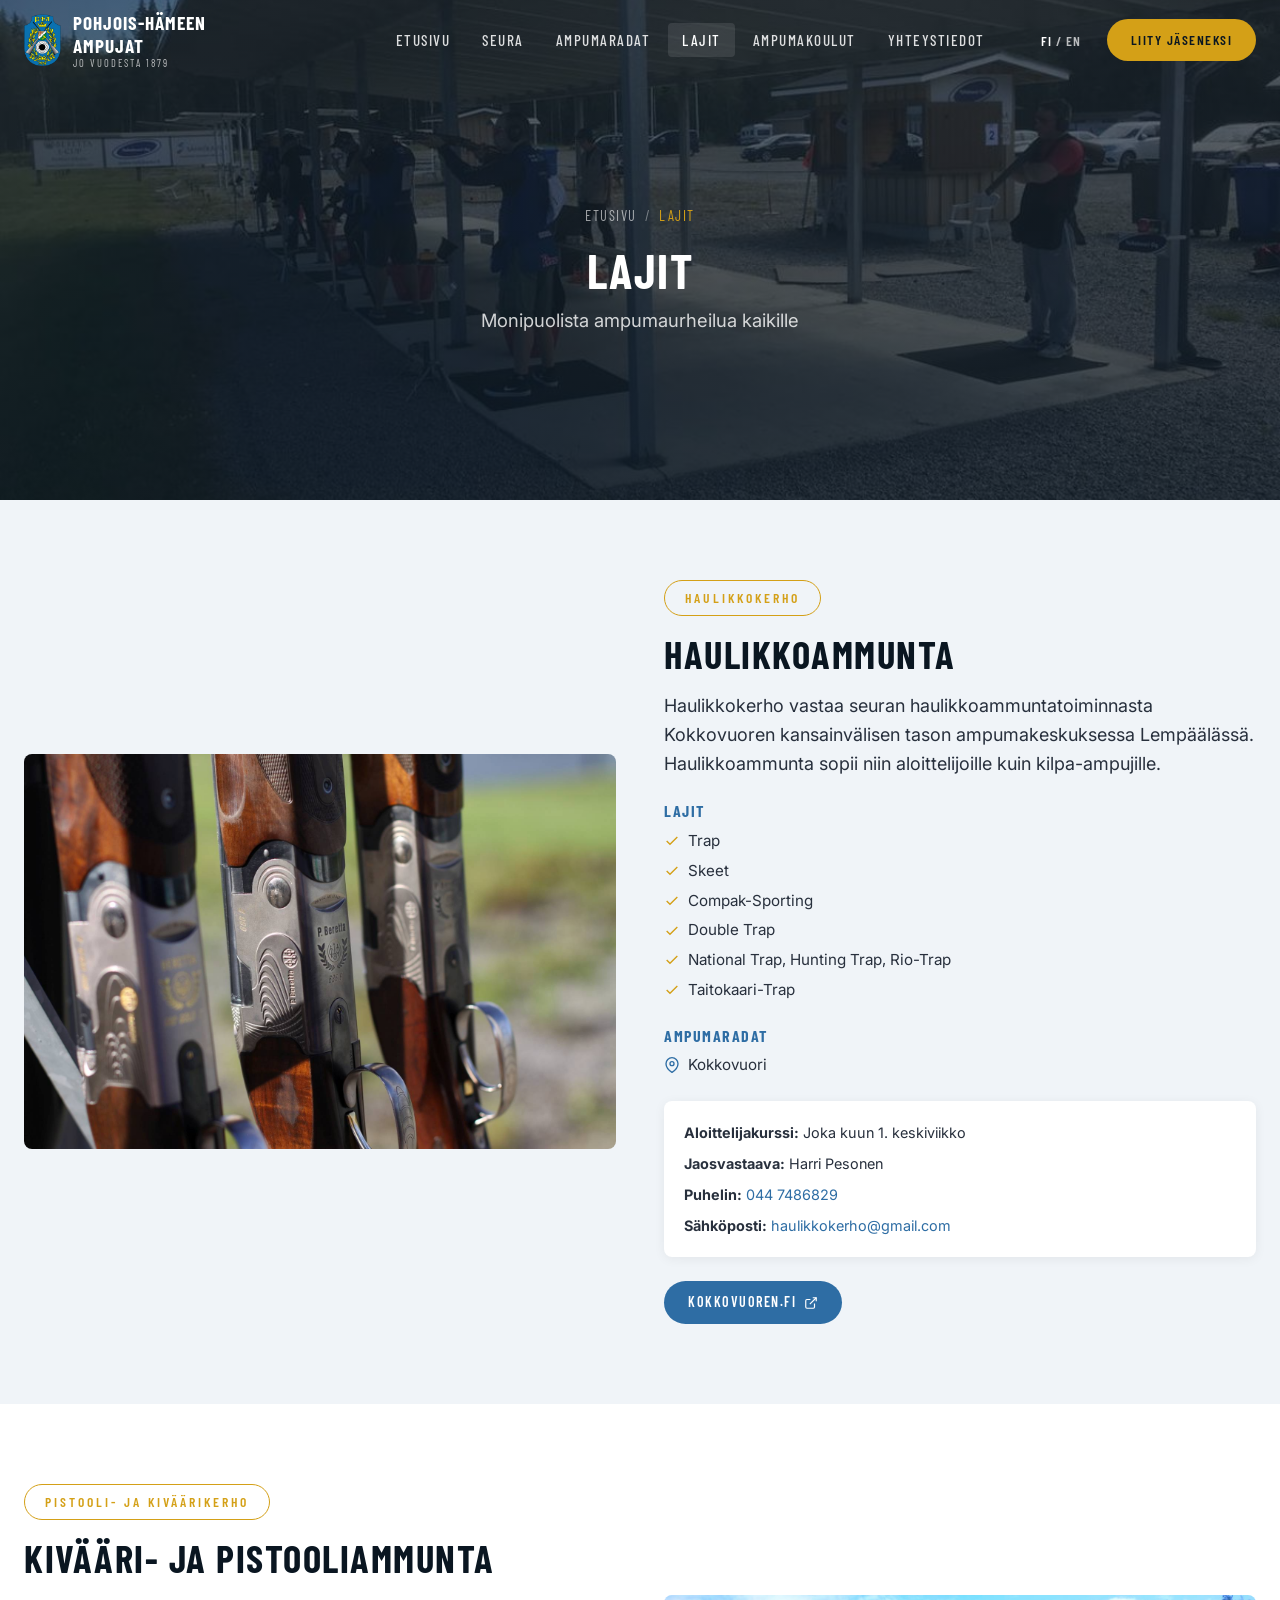
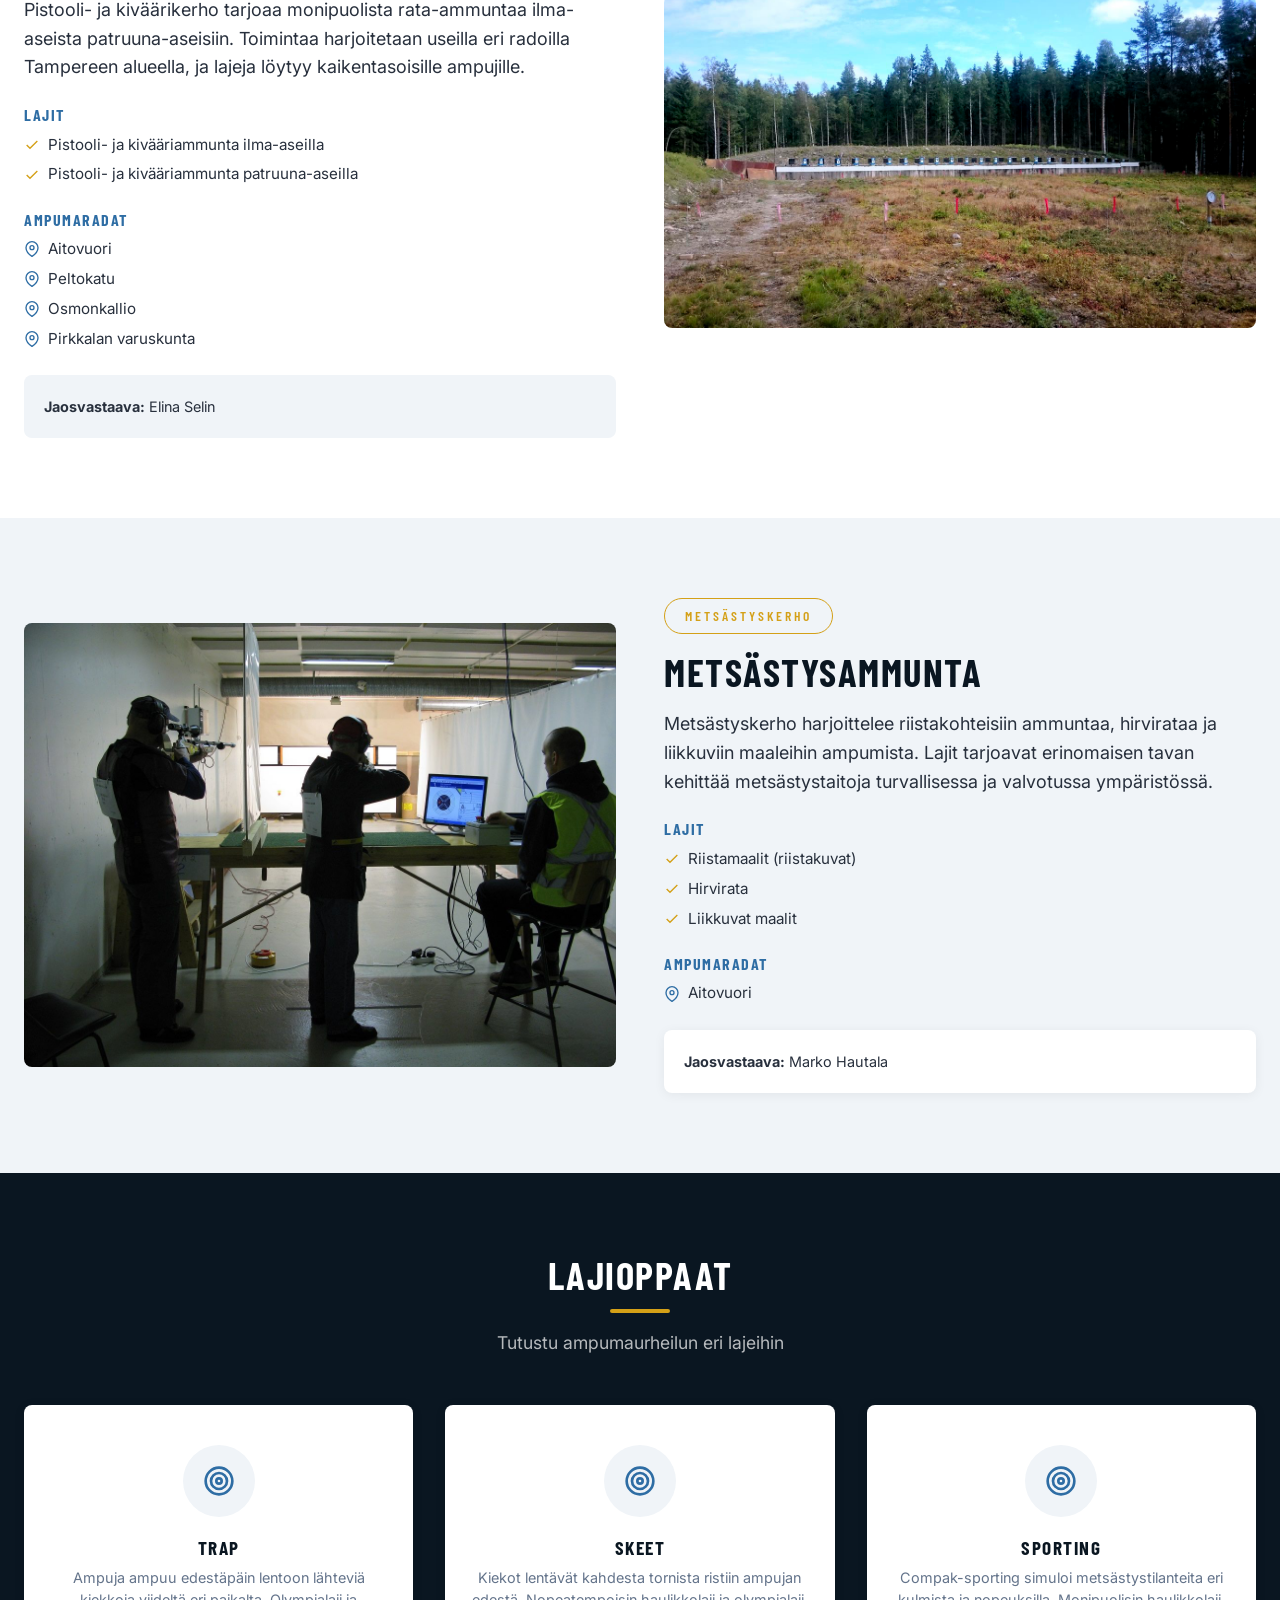
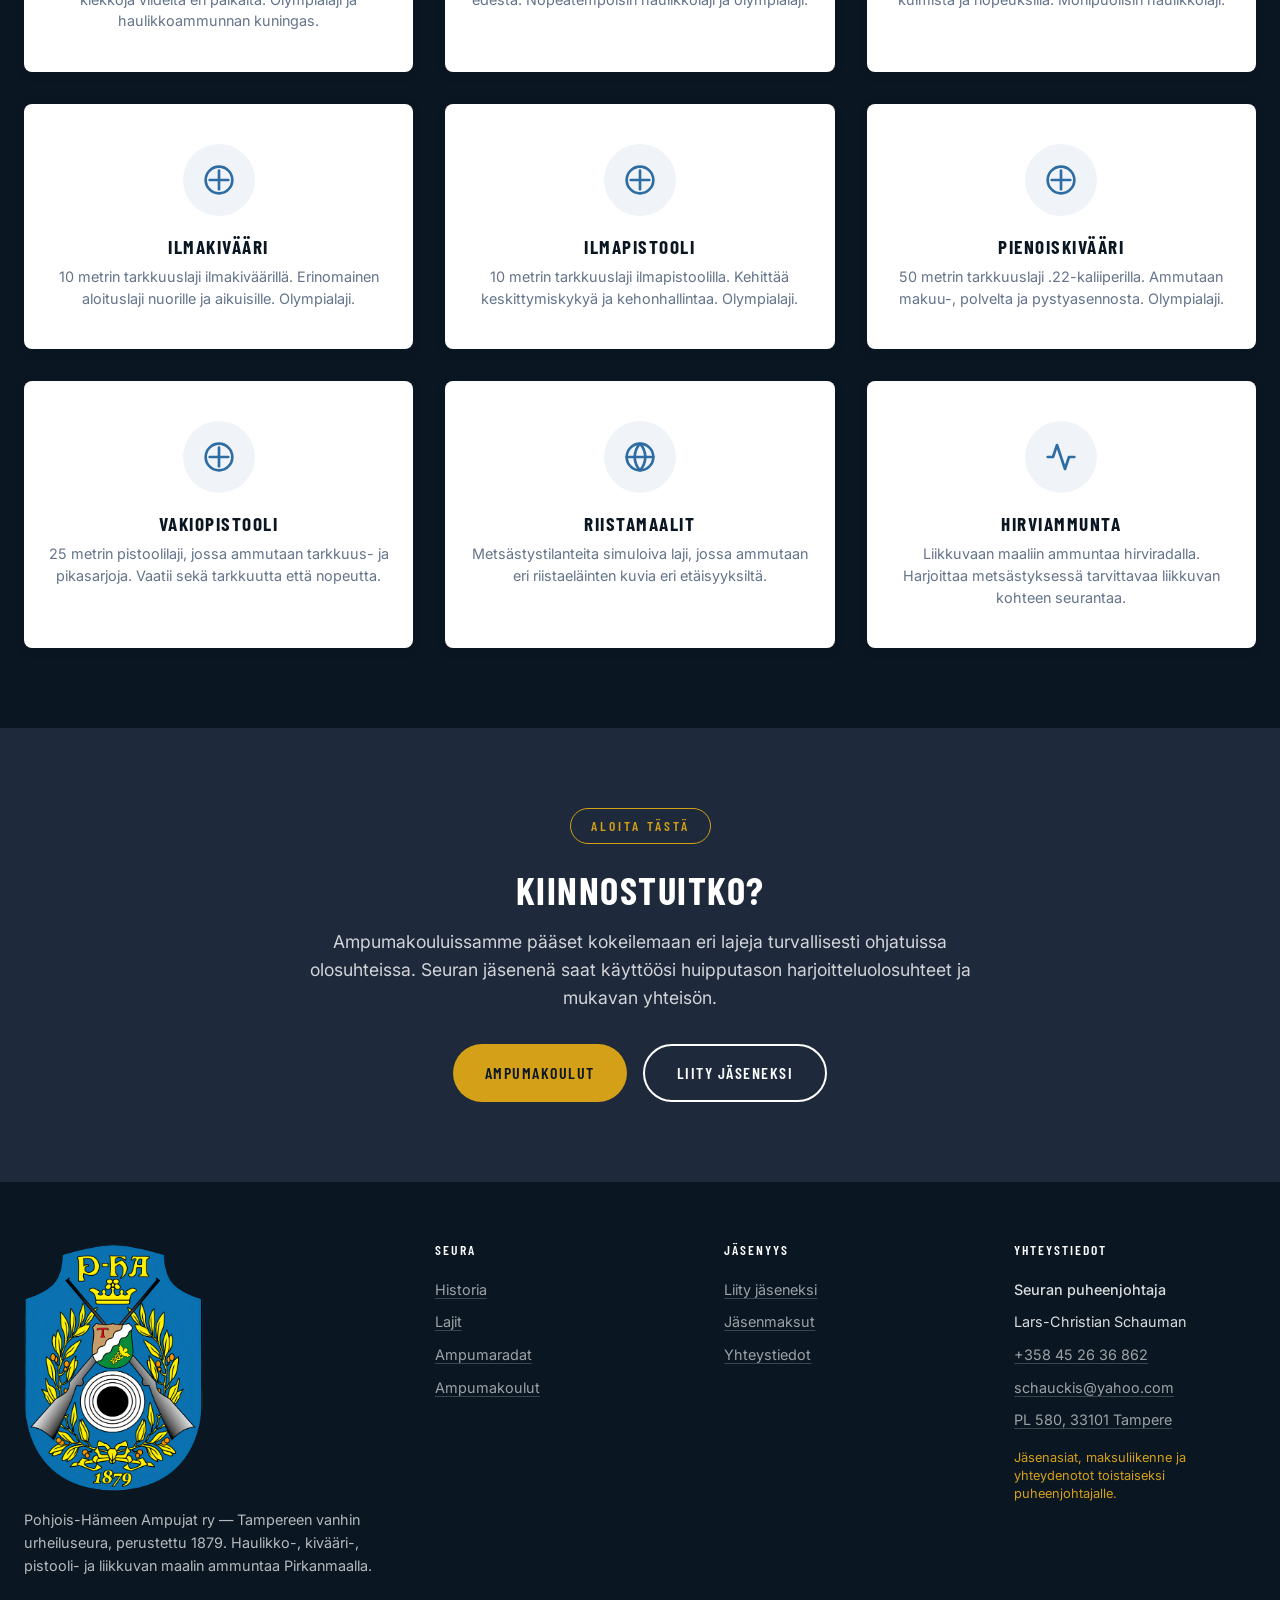
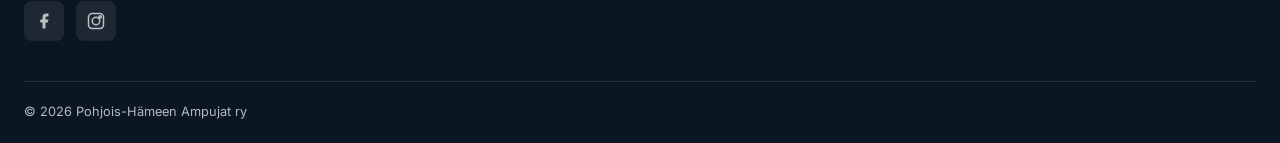
<file: lajit.html>
<!doctype html>
<html lang="fi">
  <head>
    <meta charset="UTF-8" />
    <meta name="viewport" content="width=device-width, initial-scale=1.0" />
    <title>Lajit — Pohjois-Hämeen Ampujat</title>
    <meta
      name="description"
      content="Pohjois-Hämeen Ampujat ry:n lajit: haulikko-, kivääri-, pistooli- ja metsästysammunta. Monipuolista ampumaurheilua kaikille."
    />
    <link rel="preconnect" href="https://fonts.googleapis.com" />
    <link rel="preconnect" href="https://fonts.gstatic.com" crossorigin />
    <link
      href="https://fonts.googleapis.com/css2?family=Barlow+Condensed:ital,wght@0,400;0,500;0,600;0,700;1,700&family=Inter:wght@400;500;600&display=swap"
      rel="stylesheet"
    />
    <link rel="stylesheet" href="css/style.css" />
  </head>
  <body>
    <!-- Header -->
    <header class="header">
      <div class="header-inner">
        <a href="index.html" class="header-logo">
          <img src="logo/PHA-logo-2016-remastered-small.png" alt="PHA Logo" />
          <div class="header-logo-text">
            Pohjois-Hämeen<br />Ampujat
            <small>Jo vuodesta 1879</small>
          </div>
        </a>
        <nav class="nav">
          <ul class="nav-links">
            <li><a href="index.html" class="nav-link">Etusivu</a></li>
            <li><a href="seura.html" class="nav-link">Seura</a></li>
            <li><a href="ampumaradat.html" class="nav-link">Ampumaradat</a></li>
            <li><a href="lajit.html" class="nav-link active">Lajit</a></li>
            <li>
              <a href="ampumakoulut.html" class="nav-link">Ampumakoulut</a>
            </li>
            <li>
              <a href="yhteystiedot.html" class="nav-link">Yhteystiedot</a>
            </li>
          </ul>
          <div class="nav-actions">
            <button class="lang-toggle">
              <span class="active-lang">FI</span> / <span>EN</span>
            </button>
            <a href="jaseneksi.html" class="btn btn-primary nav-cta"
              >Liity jäseneksi</a
            >
          </div>
        </nav>
        <button class="hamburger" aria-label="Valikko">
          <span></span>
          <span></span>
          <span></span>
        </button>
      </div>
    </header>

    <!-- Mobile Nav -->
    <div class="mobile-nav">
      <div class="mobile-nav-links">
        <a href="index.html" class="mobile-nav-link">Etusivu</a>
        <a href="seura.html" class="mobile-nav-link">Seura</a>
        <a href="ampumaradat.html" class="mobile-nav-link">Ampumaradat</a>
        <a href="lajit.html" class="mobile-nav-link">Lajit</a>
        <a href="ampumakoulut.html" class="mobile-nav-link">Ampumakoulut</a>
        <a href="jaseneksi.html" class="mobile-nav-link">Jäseneksi</a>
        <a href="yhteystiedot.html" class="mobile-nav-link">Yhteystiedot</a>
      </div>
      <div class="mobile-nav-cta">
        <a href="jaseneksi.html" class="btn btn-primary">Liity jäseneksi</a>
      </div>
    </div>

    <!-- Page Hero -->
    <section class="page-hero page-hero-lajit">
      <img
        src="images/shotgun-competition-ongoing.jpg"
        alt="Haulikkokilpailu käynnissä"
      />
      <div class="hero-overlay"></div>
      <div class="page-hero-content">
        <div class="breadcrumb">
          <a href="index.html">Etusivu</a>
          <span>/</span>
          <span class="breadcrumb-current">Lajit</span>
        </div>
        <h1>Lajit</h1>
        <p>Monipuolista ampumaurheilua kaikille</p>
      </div>
    </section>

    <!-- Haulikkokerho -->
    <section class="section section-light">
      <div class="container">
        <div class="grid grid-2 reveal" style="align-items: center; gap: 3rem">
          <div
            class="range-card-image"
            style="border-radius: var(--card-radius); overflow: hidden"
          >
            <img
              src="images/shotguns-in-a-row.jpg"
              alt="Haulikot rivissä"
              style="width: 100%; height: 100%; object-fit: cover"
            />
          </div>
          <div>
            <span class="hero-badge" style="margin-bottom: 1rem"
              >Haulikkokerho</span
            >
            <h2 style="text-align: left">Haulikkoammunta</h2>
            <p style="margin-top: 1rem">
              Haulikkokerho vastaa seuran haulikkoammuntatoiminnasta Kokkovuoren
              kansainvälisen tason ampumakeskuksessa Lempäälässä.
              Haulikkoammunta sopii niin aloittelijoille kuin kilpa-ampujille.
            </p>
            <h4 style="margin-top: 1.5rem; font-size: 1rem; color: var(--blue)">
              Lajit
            </h4>
            <ul
              style="
                margin-top: 0.5rem;
                display: flex;
                flex-direction: column;
                gap: 0.35rem;
              "
            >
              <li
                style="
                  display: flex;
                  align-items: center;
                  gap: 0.5rem;
                  font-size: 0.95rem;
                "
              >
                <svg
                  width="16"
                  height="16"
                  viewBox="0 0 24 24"
                  fill="none"
                  stroke="var(--gold)"
                  stroke-width="2"
                >
                  <polyline points="20 6 9 17 4 12" />
                </svg>
                Trap
              </li>
              <li
                style="
                  display: flex;
                  align-items: center;
                  gap: 0.5rem;
                  font-size: 0.95rem;
                "
              >
                <svg
                  width="16"
                  height="16"
                  viewBox="0 0 24 24"
                  fill="none"
                  stroke="var(--gold)"
                  stroke-width="2"
                >
                  <polyline points="20 6 9 17 4 12" />
                </svg>
                Skeet
              </li>
              <li
                style="
                  display: flex;
                  align-items: center;
                  gap: 0.5rem;
                  font-size: 0.95rem;
                "
              >
                <svg
                  width="16"
                  height="16"
                  viewBox="0 0 24 24"
                  fill="none"
                  stroke="var(--gold)"
                  stroke-width="2"
                >
                  <polyline points="20 6 9 17 4 12" />
                </svg>
                Compak-Sporting
              </li>
              <li
                style="
                  display: flex;
                  align-items: center;
                  gap: 0.5rem;
                  font-size: 0.95rem;
                "
              >
                <svg
                  width="16"
                  height="16"
                  viewBox="0 0 24 24"
                  fill="none"
                  stroke="var(--gold)"
                  stroke-width="2"
                >
                  <polyline points="20 6 9 17 4 12" />
                </svg>
                Double Trap
              </li>
              <li
                style="
                  display: flex;
                  align-items: center;
                  gap: 0.5rem;
                  font-size: 0.95rem;
                "
              >
                <svg
                  width="16"
                  height="16"
                  viewBox="0 0 24 24"
                  fill="none"
                  stroke="var(--gold)"
                  stroke-width="2"
                >
                  <polyline points="20 6 9 17 4 12" />
                </svg>
                National Trap, Hunting Trap, Rio-Trap
              </li>
              <li
                style="
                  display: flex;
                  align-items: center;
                  gap: 0.5rem;
                  font-size: 0.95rem;
                "
              >
                <svg
                  width="16"
                  height="16"
                  viewBox="0 0 24 24"
                  fill="none"
                  stroke="var(--gold)"
                  stroke-width="2"
                >
                  <polyline points="20 6 9 17 4 12" />
                </svg>
                Taitokaari-Trap
              </li>
            </ul>
            <h4 style="margin-top: 1.5rem; font-size: 1rem; color: var(--blue)">
              Ampumaradat
            </h4>
            <ul
              style="
                margin-top: 0.5rem;
                display: flex;
                flex-direction: column;
                gap: 0.35rem;
              "
            >
              <li
                style="
                  display: flex;
                  align-items: center;
                  gap: 0.5rem;
                  font-size: 0.95rem;
                "
              >
                <svg width="16" height="16" viewBox="0 0 24 24" fill="none" stroke="var(--blue)" stroke-width="2"><path d="M21 10c0 7-9 13-9 13s-9-6-9-13a9 9 0 0 1 18 0z"/><circle cx="12" cy="10" r="3"/></svg>
                Kokkovuori
              </li>
            </ul>

            <div
              style="
                margin-top: 1.5rem;
                padding: 1.25rem;
                background: var(--white);
                border-radius: var(--card-radius);
                box-shadow: 0 2px 12px rgba(0, 0, 0, 0.06);
              "
            >
              <p style="font-size: 0.9rem; margin-bottom: 0.5rem">
                <strong>Aloittelijakurssi:</strong> Joka kuun 1. keskiviikko
              </p>
              <p style="font-size: 0.9rem; margin-bottom: 0.5rem">
                <strong>Jaosvastaava:</strong> Harri Pesonen
              </p>
              <p style="font-size: 0.9rem; margin-bottom: 0.5rem">
                <strong>Puhelin:</strong>
                <a href="tel:+358447486829">044 7486829</a>
              </p>
              <p style="font-size: 0.9rem">
                <strong>Sähköposti:</strong>
                <a href="mailto:haulikkokerho@gmail.com"
                  >haulikkokerho@gmail.com</a
                >
              </p>
            </div>

            <div
              style="
                margin-top: 1.5rem;
                display: flex;
                gap: 1rem;
                flex-wrap: wrap;
              "
            >
              <a
                href="https://kokkovuoren.fi"
                target="_blank"
                rel="noopener"
                class="btn btn-blue btn-sm"
              >
                Kokkovuoren.fi
                <svg
                  width="14"
                  height="14"
                  viewBox="0 0 24 24"
                  fill="none"
                  stroke="currentColor"
                  stroke-width="2"
                >
                  <path
                    d="M18 13v6a2 2 0 0 1-2 2H5a2 2 0 0 1-2-2V8a2 2 0 0 1 2-2h6"
                  />
                  <polyline points="15 3 21 3 21 9" />
                  <line x1="10" y1="14" x2="21" y2="3" />
                </svg>
              </a>
            </div>
          </div>
        </div>
      </div>
    </section>

    <!-- Pistooli- ja kiväärikerho -->
    <section class="section">
      <div class="container">
        <div class="grid grid-2 reveal" style="align-items: center; gap: 3rem">
          <div>
            <span class="hero-badge" style="margin-bottom: 1rem"
              >Pistooli- ja kiväärikerho</span
            >
            <h2 style="text-align: left">Kivääri- ja pistooliammunta</h2>
            <p style="margin-top: 1rem">
              Pistooli- ja kiväärikerho tarjoaa monipuolista rata-ammuntaa
              ilma-aseista patruuna-aseisiin. Toimintaa harjoitetaan useilla eri
              radoilla Tampereen alueella, ja lajeja löytyy kaikentasoisille
              ampujille.
            </p>
            <h4 style="margin-top: 1.5rem; font-size: 1rem; color: var(--blue)">
              Lajit
            </h4>
            <ul
              style="
                margin-top: 0.5rem;
                display: flex;
                flex-direction: column;
                gap: 0.35rem;
              "
            >
              <li
                style="
                  display: flex;
                  align-items: center;
                  gap: 0.5rem;
                  font-size: 0.95rem;
                "
              >
                <svg
                  width="16"
                  height="16"
                  viewBox="0 0 24 24"
                  fill="none"
                  stroke="var(--gold)"
                  stroke-width="2"
                >
                  <polyline points="20 6 9 17 4 12" />
                </svg>
                Pistooli- ja kivääriammunta ilma-aseilla
              </li>
              <li
                style="
                  display: flex;
                  align-items: center;
                  gap: 0.5rem;
                  font-size: 0.95rem;
                "
              >
                <svg
                  width="16"
                  height="16"
                  viewBox="0 0 24 24"
                  fill="none"
                  stroke="var(--gold)"
                  stroke-width="2"
                >
                  <polyline points="20 6 9 17 4 12" />
                </svg>
                Pistooli- ja kivääriammunta patruuna-aseilla
              </li>
            </ul>
            <h4 style="margin-top: 1.5rem; font-size: 1rem; color: var(--blue)">
              Ampumaradat
            </h4>
            <ul
              style="
                margin-top: 0.5rem;
                display: flex;
                flex-direction: column;
                gap: 0.35rem;
              "
            >
              <li
                style="
                  display: flex;
                  align-items: center;
                  gap: 0.5rem;
                  font-size: 0.95rem;
                "
              >
                <svg
                  width="16"
                  height="16"
                  viewBox="0 0 24 24"
                  fill="none"
                  stroke="var(--blue)"
                  stroke-width="2"
                >
                  <path d="M21 10c0 7-9 13-9 13s-9-6-9-13a9 9 0 0 1 18 0z" />
                  <circle cx="12" cy="10" r="3" />
                </svg>
                Aitovuori
              </li>
              <li
                style="
                  display: flex;
                  align-items: center;
                  gap: 0.5rem;
                  font-size: 0.95rem;
                "
              >
                <svg
                  width="16"
                  height="16"
                  viewBox="0 0 24 24"
                  fill="none"
                  stroke="var(--blue)"
                  stroke-width="2"
                >
                  <path d="M21 10c0 7-9 13-9 13s-9-6-9-13a9 9 0 0 1 18 0z" />
                  <circle cx="12" cy="10" r="3" />
                </svg>
                Peltokatu
              </li>
              <li
                style="
                  display: flex;
                  align-items: center;
                  gap: 0.5rem;
                  font-size: 0.95rem;
                "
              >
                <svg
                  width="16"
                  height="16"
                  viewBox="0 0 24 24"
                  fill="none"
                  stroke="var(--blue)"
                  stroke-width="2"
                >
                  <path d="M21 10c0 7-9 13-9 13s-9-6-9-13a9 9 0 0 1 18 0z" />
                  <circle cx="12" cy="10" r="3" />
                </svg>
                Osmonkallio
              </li>
              <li
                style="
                  display: flex;
                  align-items: center;
                  gap: 0.5rem;
                  font-size: 0.95rem;
                "
              >
                <svg
                  width="16"
                  height="16"
                  viewBox="0 0 24 24"
                  fill="none"
                  stroke="var(--blue)"
                  stroke-width="2"
                >
                  <path d="M21 10c0 7-9 13-9 13s-9-6-9-13a9 9 0 0 1 18 0z" />
                  <circle cx="12" cy="10" r="3" />
                </svg>
                Pirkkalan varuskunta
              </li>
            </ul>

            <div
              style="
                margin-top: 1.5rem;
                padding: 1.25rem;
                background: var(--light);
                border-radius: var(--card-radius);
              "
            >
              <p style="font-size: 0.9rem">
                <strong>Jaosvastaava:</strong> Elina Selin
              </p>
            </div>
          </div>
          <div
            class="range-card-image"
            style="border-radius: var(--card-radius); overflow: hidden"
          >
            <img
              src="images/Aitovuori-50m-range-2016.jpg"
              alt="Aitovuoren 50m rata"
              style="width: 100%; height: 100%; object-fit: cover"
            />
          </div>
        </div>
      </div>
    </section>

    <!-- Metsästyskerho -->
    <section class="section section-light">
      <div class="container">
        <div class="grid grid-2 reveal" style="align-items: center; gap: 3rem">
          <div
            class="range-card-image"
            style="border-radius: var(--card-radius); overflow: hidden"
          >
            <img
              src="images/running-target-competition-10m-2015-in-action.jpg"
              alt="Liikkuvan maalin kilpailu"
              style="width: 100%; height: 100%; object-fit: cover"
            />
          </div>
          <div>
            <span class="hero-badge" style="margin-bottom: 1rem"
              >Metsästyskerho</span
            >
            <h2 style="text-align: left">Metsästysammunta</h2>
            <p style="margin-top: 1rem">
              Metsästyskerho harjoittelee riistakohteisiin ammuntaa, hirvirataa
              ja liikkuviin maaleihin ampumista. Lajit tarjoavat erinomaisen
              tavan kehittää metsästystaitoja turvallisessa ja valvotussa
              ympäristössä.
            </p>
            <h4 style="margin-top: 1.5rem; font-size: 1rem; color: var(--blue)">
              Lajit
            </h4>
            <ul
              style="
                margin-top: 0.5rem;
                display: flex;
                flex-direction: column;
                gap: 0.35rem;
              "
            >
              <li
                style="
                  display: flex;
                  align-items: center;
                  gap: 0.5rem;
                  font-size: 0.95rem;
                "
              >
                <svg
                  width="16"
                  height="16"
                  viewBox="0 0 24 24"
                  fill="none"
                  stroke="var(--gold)"
                  stroke-width="2"
                >
                  <polyline points="20 6 9 17 4 12" />
                </svg>
                Riistamaalit (riistakuvat)
              </li>
              <li
                style="
                  display: flex;
                  align-items: center;
                  gap: 0.5rem;
                  font-size: 0.95rem;
                "
              >
                <svg
                  width="16"
                  height="16"
                  viewBox="0 0 24 24"
                  fill="none"
                  stroke="var(--gold)"
                  stroke-width="2"
                >
                  <polyline points="20 6 9 17 4 12" />
                </svg>
                Hirvirata
              </li>
              <li
                style="
                  display: flex;
                  align-items: center;
                  gap: 0.5rem;
                  font-size: 0.95rem;
                "
              >
                <svg
                  width="16"
                  height="16"
                  viewBox="0 0 24 24"
                  fill="none"
                  stroke="var(--gold)"
                  stroke-width="2"
                >
                  <polyline points="20 6 9 17 4 12" />
                </svg>
                Liikkuvat maalit
              </li>
            </ul>
            <h4 style="margin-top: 1.5rem; font-size: 1rem; color: var(--blue)">
              Ampumaradat
            </h4>
            <ul
              style="
                margin-top: 0.5rem;
                display: flex;
                flex-direction: column;
                gap: 0.35rem;
              "
            >
              <li
                style="
                  display: flex;
                  align-items: center;
                  gap: 0.5rem;
                  font-size: 0.95rem;
                "
              >
                <svg width="16" height="16" viewBox="0 0 24 24" fill="none" stroke="var(--blue)" stroke-width="2"><path d="M21 10c0 7-9 13-9 13s-9-6-9-13a9 9 0 0 1 18 0z"/><circle cx="12" cy="10" r="3"/></svg>
                Aitovuori
              </li>
            </ul>

            <div
              style="
                margin-top: 1.5rem;
                padding: 1.25rem;
                background: var(--white);
                border-radius: var(--card-radius);
                box-shadow: 0 2px 12px rgba(0, 0, 0, 0.06);
              "
            >
              <p style="font-size: 0.9rem">
                <strong>Jaosvastaava:</strong> Marko Hautala
              </p>
            </div>
          </div>
        </div>
      </div>
    </section>

    <!-- Discipline Cards -->
    <section class="section section-dark">
      <div class="container">
        <h2 class="section-title section-title-light reveal">Lajioppaat</h2>
        <p
          class="section-subtitle reveal"
          style="color: rgba(255, 255, 255, 0.7)"
        >
          Tutustu ampumaurheilun eri lajeihin
        </p>

        <div class="grid grid-3 reveal">
          <!-- Trap -->
          <div class="discipline-card">
            <div class="discipline-icon">
              <svg
                width="32"
                height="32"
                viewBox="0 0 24 24"
                fill="none"
                stroke="var(--blue)"
                stroke-width="2"
                stroke-linecap="round"
                stroke-linejoin="round"
              >
                <circle cx="12" cy="12" r="10" />
                <circle cx="12" cy="12" r="6" />
                <circle cx="12" cy="12" r="2" />
              </svg>
            </div>
            <h3>Trap</h3>
            <p>
              Ampuja ampuu edestäpäin lentoon lähteviä kiekkoja viideltä eri
              paikalta. Olympialaji ja haulikkoammunnan kuningas.
            </p>
          </div>

          <!-- Skeet -->
          <div class="discipline-card">
            <div class="discipline-icon">
              <svg
                width="32"
                height="32"
                viewBox="0 0 24 24"
                fill="none"
                stroke="var(--blue)"
                stroke-width="2"
                stroke-linecap="round"
                stroke-linejoin="round"
              >
                <circle cx="12" cy="12" r="10" />
                <circle cx="12" cy="12" r="6" />
                <circle cx="12" cy="12" r="2" />
              </svg>
            </div>
            <h3>Skeet</h3>
            <p>
              Kiekot lentävät kahdesta tornista ristiin ampujan edestä.
              Nopeatempoisin haulikkolaji ja olympialaji.
            </p>
          </div>

          <!-- Sporting -->
          <div class="discipline-card">
            <div class="discipline-icon">
              <svg
                width="32"
                height="32"
                viewBox="0 0 24 24"
                fill="none"
                stroke="var(--blue)"
                stroke-width="2"
                stroke-linecap="round"
                stroke-linejoin="round"
              >
                <circle cx="12" cy="12" r="10" />
                <circle cx="12" cy="12" r="6" />
                <circle cx="12" cy="12" r="2" />
              </svg>
            </div>
            <h3>Sporting</h3>
            <p>
              Compak-sporting simuloi metsästystilanteita eri kulmista ja
              nopeuksilla. Monipuolisin haulikkolaji.
            </p>
          </div>

          <!-- Ilmakivääri -->
          <div class="discipline-card">
            <div class="discipline-icon">
              <svg
                width="32"
                height="32"
                viewBox="0 0 24 24"
                fill="none"
                stroke="var(--blue)"
                stroke-width="2"
                stroke-linecap="round"
                stroke-linejoin="round"
              >
                <line x1="5" y1="12" x2="19" y2="12" />
                <line x1="12" y1="5" x2="12" y2="19" />
                <circle cx="12" cy="12" r="10" />
              </svg>
            </div>
            <h3>Ilmakivääri</h3>
            <p>
              10 metrin tarkkuuslaji ilmakiväärillä. Erinomainen aloituslaji
              nuorille ja aikuisille. Olympialaji.
            </p>
          </div>

          <!-- Ilmapistooli -->
          <div class="discipline-card">
            <div class="discipline-icon">
              <svg
                width="32"
                height="32"
                viewBox="0 0 24 24"
                fill="none"
                stroke="var(--blue)"
                stroke-width="2"
                stroke-linecap="round"
                stroke-linejoin="round"
              >
                <line x1="5" y1="12" x2="19" y2="12" />
                <line x1="12" y1="5" x2="12" y2="19" />
                <circle cx="12" cy="12" r="10" />
              </svg>
            </div>
            <h3>Ilmapistooli</h3>
            <p>
              10 metrin tarkkuuslaji ilmapistoolilla. Kehittää keskittymiskykyä
              ja kehonhallintaa. Olympialaji.
            </p>
          </div>

          <!-- Pienoiskivääri -->
          <div class="discipline-card">
            <div class="discipline-icon">
              <svg
                width="32"
                height="32"
                viewBox="0 0 24 24"
                fill="none"
                stroke="var(--blue)"
                stroke-width="2"
                stroke-linecap="round"
                stroke-linejoin="round"
              >
                <line x1="5" y1="12" x2="19" y2="12" />
                <line x1="12" y1="5" x2="12" y2="19" />
                <circle cx="12" cy="12" r="10" />
              </svg>
            </div>
            <h3>Pienoiskivääri</h3>
            <p>
              50 metrin tarkkuuslaji .22-kaliiperilla. Ammutaan makuu-, polvelta
              ja pystyasennosta. Olympialaji.
            </p>
          </div>

          <!-- Vakiopistooli -->
          <div class="discipline-card">
            <div class="discipline-icon">
              <svg
                width="32"
                height="32"
                viewBox="0 0 24 24"
                fill="none"
                stroke="var(--blue)"
                stroke-width="2"
                stroke-linecap="round"
                stroke-linejoin="round"
              >
                <line x1="5" y1="12" x2="19" y2="12" />
                <line x1="12" y1="5" x2="12" y2="19" />
                <circle cx="12" cy="12" r="10" />
              </svg>
            </div>
            <h3>Vakiopistooli</h3>
            <p>
              25 metrin pistoolilaji, jossa ammutaan tarkkuus- ja pikasarjoja.
              Vaatii sekä tarkkuutta että nopeutta.
            </p>
          </div>

          <!-- Riistamaalit -->
          <div class="discipline-card">
            <div class="discipline-icon">
              <svg
                width="32"
                height="32"
                viewBox="0 0 24 24"
                fill="none"
                stroke="var(--blue)"
                stroke-width="2"
                stroke-linecap="round"
                stroke-linejoin="round"
              >
                <path
                  d="M12 22c5.523 0 10-4.477 10-10S17.523 2 12 2 2 6.477 2 12s4.477 10 10 10z"
                />
                <path d="M2 12h20" />
                <path
                  d="M12 2a15.3 15.3 0 0 1 4 10 15.3 15.3 0 0 1-4 10 15.3 15.3 0 0 1-4-10 15.3 15.3 0 0 1 4-10z"
                />
              </svg>
            </div>
            <h3>Riistamaalit</h3>
            <p>
              Metsästystilanteita simuloiva laji, jossa ammutaan eri
              riistaeläinten kuvia eri etäisyyksiltä.
            </p>
          </div>

          <!-- Hirviammunta -->
          <div class="discipline-card">
            <div class="discipline-icon">
              <svg
                width="32"
                height="32"
                viewBox="0 0 24 24"
                fill="none"
                stroke="var(--blue)"
                stroke-width="2"
                stroke-linecap="round"
                stroke-linejoin="round"
              >
                <polyline points="22 12 18 12 15 21 9 3 6 12 2 12" />
              </svg>
            </div>
            <h3>Hirviammunta</h3>
            <p>
              Liikkuvaan maaliin ammuntaa hirviradalla. Harjoittaa
              metsästyksessä tarvittavaa liikkuvan kohteen seurantaa.
            </p>
          </div>
        </div>
      </div>
    </section>

    <!-- CTA: Ampumakoulut & Jäsenyys -->
    <section class="section section-dark-secondary">
      <div class="container">
        <div
          class="reveal"
          style="text-align: center; max-width: 700px; margin: 0 auto"
        >
          <span class="hero-badge" style="margin-bottom: 1.5rem"
            >Aloita tästä</span
          >
          <h2 style="color: var(--white)">Kiinnostuitko?</h2>
          <p
            style="
              color: rgba(255, 255, 255, 0.8);
              margin-top: 1rem;
              font-size: 1.1rem;
            "
          >
            Ampumakouluissamme pääset kokeilemaan eri lajeja turvallisesti
            ohjatuissa olosuhteissa. Seuran jäsenenä saat käyttöösi huipputason
            harjoitteluolosuhteet ja mukavan yhteisön.
          </p>
          <div
            style="
              margin-top: 2rem;
              display: flex;
              gap: 1rem;
              flex-wrap: wrap;
              justify-content: center;
            "
          >
            <a href="ampumakoulut.html" class="btn btn-primary">Ampumakoulut</a>
            <a href="jaseneksi.html" class="btn btn-secondary"
              >Liity jäseneksi</a
            >
          </div>
        </div>
      </div>
    </section>

    <!-- Footer -->
    <footer class="footer">
      <div class="container">
        <div class="footer-grid">
          <div class="footer-brand">
            <img src="logo/PHA-logo-2016-remastered-small.png" alt="PHA Logo" />
            <p>
              Pohjois-Hämeen Ampujat ry — Tampereen vanhin urheiluseura,
              perustettu 1879. Haulikko-, kivääri-, pistooli- ja
              liikkuvan maalin ammuntaa Pirkanmaalla.
            </p>
            <div class="footer-social">
              <a
                href="https://www.facebook.com/pohjoishameenampujat"
                target="_blank"
                rel="noopener"
                aria-label="Facebook"
              >
                <svg
                  width="18"
                  height="18"
                  viewBox="0 0 24 24"
                  fill="currentColor"
                >
                  <path
                    d="M18 2h-3a5 5 0 00-5 5v3H7v4h3v8h4v-8h3l1-4h-4V7a1 1 0 011-1h3z"
                  />
                </svg>
              </a>
              <a
                href="https://www.instagram.com/pohjoishameenampujat"
                target="_blank"
                rel="noopener"
                aria-label="Instagram"
              >
                <svg
                  width="18"
                  height="18"
                  viewBox="0 0 24 24"
                  fill="none"
                  stroke="currentColor"
                  stroke-width="2"
                >
                  <rect x="2" y="2" width="20" height="20" rx="5" />
                  <circle cx="12" cy="12" r="5" />
                  <circle cx="17.5" cy="6.5" r="1.5" />
                </svg>
              </a>
            </div>
          </div>
          <div>
            <h4 class="footer-heading">Seura</h4>
            <div class="footer-links">
              <a href="seura.html">Historia</a>
              <a href="lajit.html">Lajit</a>
              <a href="ampumaradat.html">Ampumaradat</a>
              <a href="ampumakoulut.html">Ampumakoulut</a>
            </div>
          </div>
          <div>
            <h4 class="footer-heading">Jäsenyys</h4>
            <div class="footer-links">
              <a href="jaseneksi.html">Liity jäseneksi</a>
              <a href="jaseneksi.html#maksut">Jäsenmaksut</a>
              <a href="yhteystiedot.html">Yhteystiedot</a>
            </div>
          </div>
          <div>
            <h4 class="footer-heading">Yhteystiedot</h4>
            <div class="footer-links">
              <span style="color: rgba(255, 255, 255, 0.85); font-weight: 500"
                >Seuran puheenjohtaja</span
              >
              <span style="color: rgba(255, 255, 255, 0.85)"
                >Lars-Christian Schauman</span
              >
              <a href="tel:+358452636862">+358 45 26 36 862</a>
              <a href="mailto:schauckis@yahoo.com">schauckis@yahoo.com</a>
              <a>PL 580, 33101 Tampere</a>
              <span
                style="
                  color: var(--gold);
                  font-size: 0.8rem;
                  margin-top: 0.5rem;
                  display: block;
                  line-height: 1.4;
                "
                >Jäsenasiat, maksuliikenne ja yhteydenotot toistaiseksi
                puheenjohtajalle.</span
              >
            </div>
          </div>
        </div>
        <div class="footer-bottom">
          <span>&copy; 2026 Pohjois-Hämeen Ampujat ry</span>
        </div>
      </div>
    </footer>

    <script src="js/main.js"></script>
  </body>
</html>
</file>
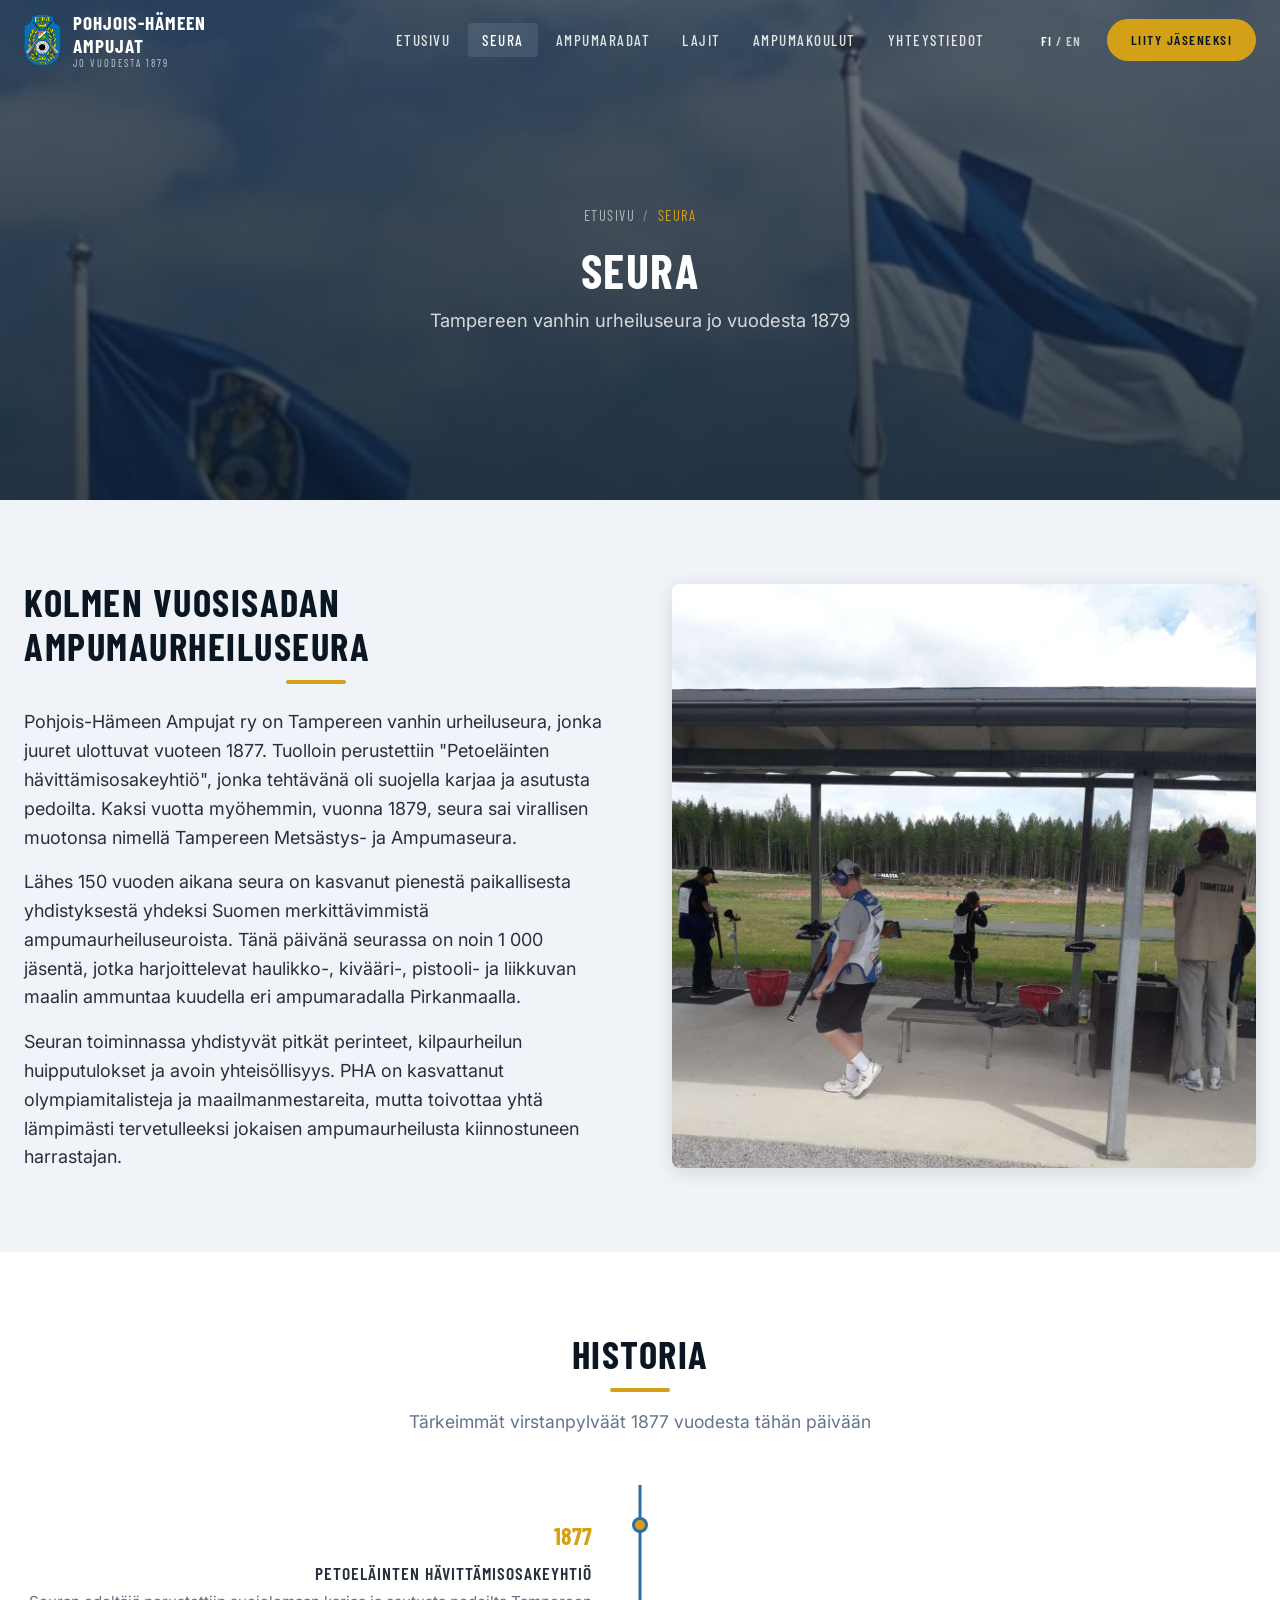
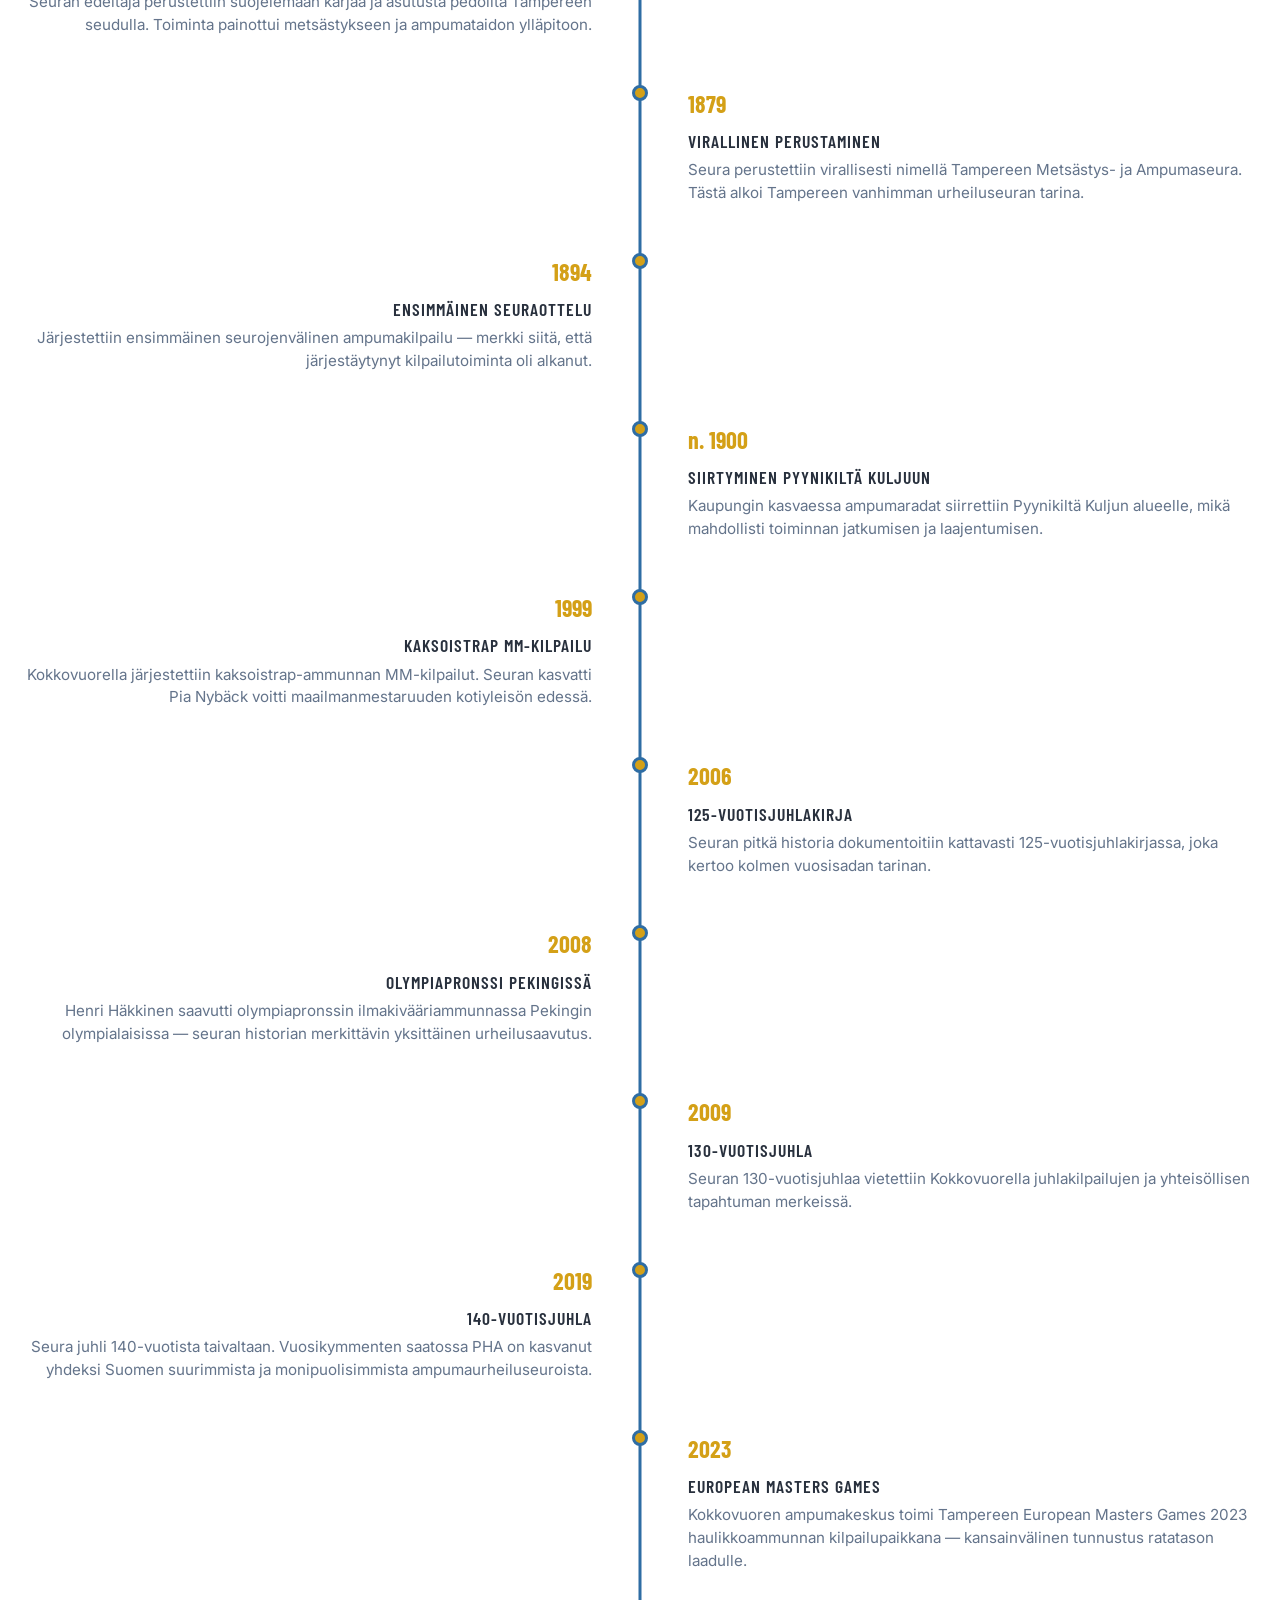
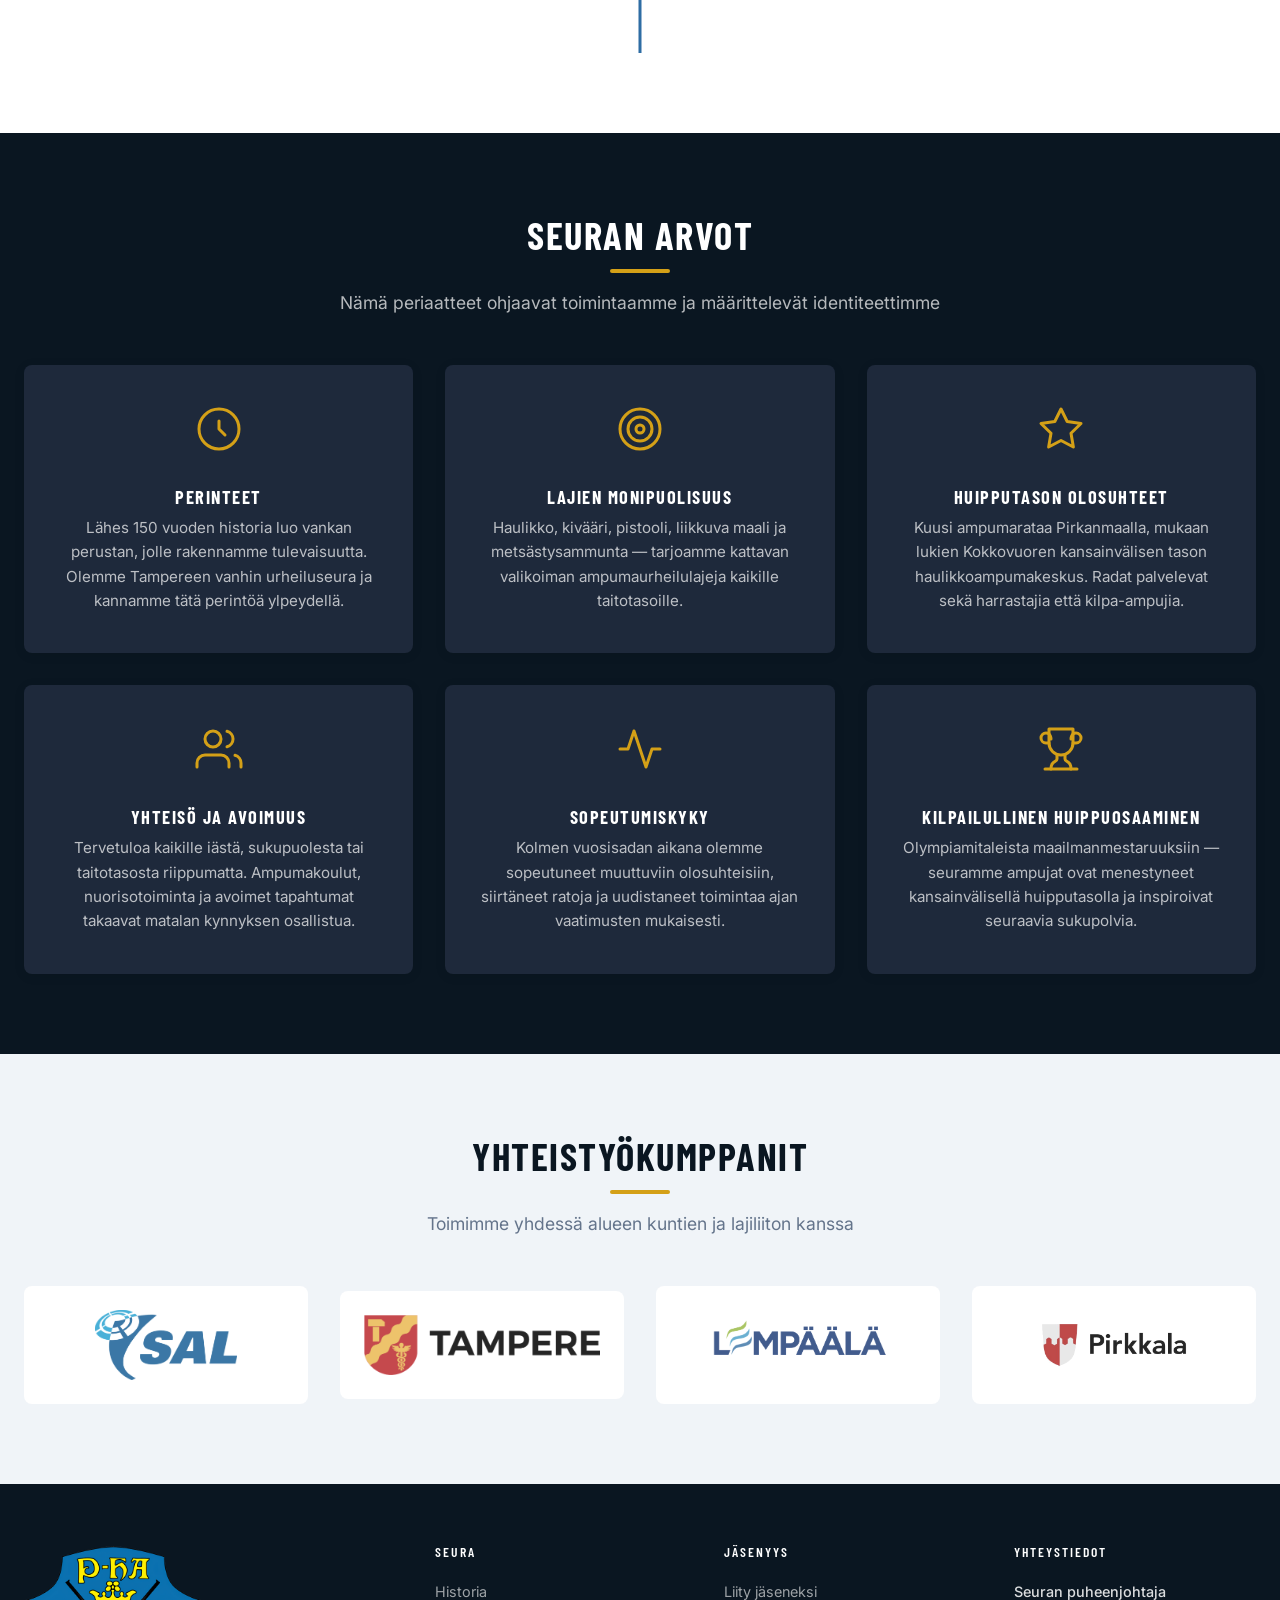
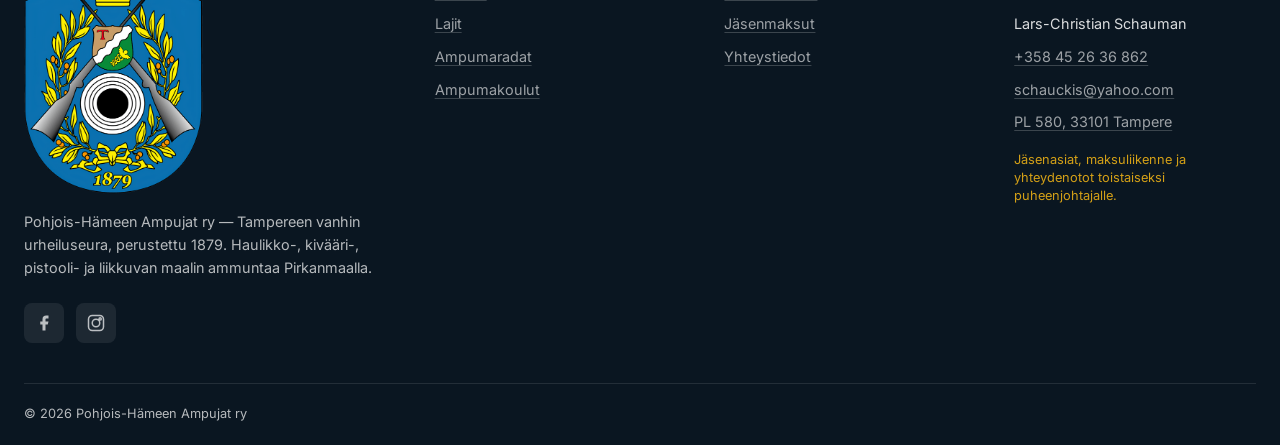
<file: seura.html>
<!DOCTYPE html>
<html lang="fi">
<head>
  <meta charset="UTF-8">
  <meta name="viewport" content="width=device-width, initial-scale=1.0">
  <title>Seura — Pohjois-Hämeen Ampujat</title>
  <meta name="description" content="Pohjois-Hämeen Ampujat ry — Tampereen vanhin urheiluseura vuodesta 1879. Tutustu seuran historiaan, arvoihin ja toimintaan.">
  <link rel="preconnect" href="https://fonts.googleapis.com">
  <link rel="preconnect" href="https://fonts.gstatic.com" crossorigin>
  <link href="https://fonts.googleapis.com/css2?family=Barlow+Condensed:ital,wght@0,400;0,500;0,600;0,700;1,700&family=Inter:wght@400;500;600&display=swap" rel="stylesheet">
  <link rel="stylesheet" href="css/style.css">
</head>
<body>

  <!-- Header -->
  <header class="header">
    <div class="header-inner">
      <a href="index.html" class="header-logo">
        <img src="logo/PHA-logo-2016-remastered-small.png" alt="PHA Logo">
        <div class="header-logo-text">
          Pohjois-Hämeen<br>Ampujat
          <small>Jo vuodesta 1879</small>
        </div>
      </a>
      <nav class="nav">
        <ul class="nav-links">
          <li><a href="index.html" class="nav-link">Etusivu</a></li>
          <li><a href="seura.html" class="nav-link active">Seura</a></li>
          <li><a href="ampumaradat.html" class="nav-link">Ampumaradat</a></li>
          <li><a href="lajit.html" class="nav-link">Lajit</a></li>
          <li><a href="ampumakoulut.html" class="nav-link">Ampumakoulut</a></li>
          <li><a href="yhteystiedot.html" class="nav-link">Yhteystiedot</a></li>
        </ul>
        <div class="nav-actions">
          <button class="lang-toggle"><span class="active-lang">FI</span> / <span>EN</span></button>
          <a href="jaseneksi.html" class="btn btn-primary nav-cta">Liity jäseneksi</a>
        </div>
      </nav>
      <button class="hamburger" aria-label="Valikko">
        <span></span>
        <span></span>
        <span></span>
      </button>
    </div>
  </header>

  <!-- Mobile Nav -->
  <div class="mobile-nav">
    <div class="mobile-nav-links">
      <a href="index.html" class="mobile-nav-link">Etusivu</a>
      <a href="seura.html" class="mobile-nav-link">Seura</a>
      <a href="ampumaradat.html" class="mobile-nav-link">Ampumaradat</a>
      <a href="lajit.html" class="mobile-nav-link">Lajit</a>
      <a href="ampumakoulut.html" class="mobile-nav-link">Ampumakoulut</a>
      <a href="jaseneksi.html" class="mobile-nav-link">Jäseneksi</a>
      <a href="yhteystiedot.html" class="mobile-nav-link">Yhteystiedot</a>
    </div>
    <div class="mobile-nav-cta">
      <a href="jaseneksi.html" class="btn btn-primary">Liity jäseneksi</a>
    </div>
  </div>

  <!-- Page Hero -->
  <section class="page-hero page-hero-seura">
    <img src="images/PHA-and-Finland-flags.jpg" alt="PHA ja Suomen liput">
    <div class="hero-overlay"></div>
    <div class="page-hero-content">
      <div class="breadcrumb">
        <a href="index.html">Etusivu</a>
        <span>/</span>
        <span class="breadcrumb-current">Seura</span>
      </div>
      <h1>Seura</h1>
      <p>Tampereen vanhin urheiluseura jo vuodesta 1879</p>
    </div>
  </section>

  <!-- Intro -->
  <section class="section section-light">
    <div class="container">
      <div class="grid grid-2 reveal" style="align-items: center; gap: 4rem;">
        <div>
          <h2 class="section-title" style="text-align: left;">
            Kolmen vuosisadan<br>ampumaurheiluseura
          </h2>
          <p style="margin-top: 1.5rem;">
            Pohjois-Hämeen Ampujat ry on Tampereen vanhin urheiluseura, jonka juuret ulottuvat vuoteen 1877. Tuolloin perustettiin "Petoeläinten hävittämisosakeyhtiö", jonka tehtävänä oli suojella karjaa ja asutusta pedoilta. Kaksi vuotta myöhemmin, vuonna 1879, seura sai virallisen muotonsa nimellä Tampereen Metsästys- ja Ampumaseura.
          </p>
          <p style="margin-top: 1rem;">
            Lähes 150 vuoden aikana seura on kasvanut pienestä paikallisesta yhdistyksestä yhdeksi Suomen merkittävimmistä ampumaurheiluseuroista. Tänä päivänä seurassa on noin 1 000 jäsentä, jotka harjoittelevat haulikko-, kivääri-, pistooli- ja liikkuvan maalin ammuntaa kuudella eri ampumaradalla Pirkanmaalla.
          </p>
          <p style="margin-top: 1rem;">
            Seuran toiminnassa yhdistyvät pitkät perinteet, kilpaurheilun huipputulokset ja avoin yhteisöllisyys. PHA on kasvattanut olympiamitalisteja ja maailmanmestareita, mutta toivottaa yhtä lämpimästi tervetulleeksi jokaisen ampumaurheilusta kiinnostuneen harrastajan.
          </p>
        </div>
        <div>
          <img src="images/kokkovuori-shotgun-competition-ongoing.jpg" alt="Kilpailutoiminta Kokkovuorella" style="border-radius: var(--card-radius); box-shadow: 0 4px 20px rgba(0,0,0,0.12);">
        </div>
      </div>
    </div>
  </section>

  <!-- Historia / Timeline -->
  <section class="section">
    <div class="container">
      <h2 class="section-title reveal">Historia</h2>
      <p class="section-subtitle reveal">Tärkeimmät virstanpylväät 1877 vuodesta tähän päivään</p>

      <div class="timeline reveal">
        <div class="timeline-item">
          <div class="timeline-dot"></div>
          <div class="timeline-year">1877</div>
          <div class="timeline-title">Petoeläinten hävittämisosakeyhtiö</div>
          <div class="timeline-text">Seuran edeltäjä perustettiin suojelemaan karjaa ja asutusta pedoilta Tampereen seudulla. Toiminta painottui metsästykseen ja ampumataidon ylläpitoon.</div>
        </div>

        <div class="timeline-item">
          <div class="timeline-dot"></div>
          <div class="timeline-year">1879</div>
          <div class="timeline-title">Virallinen perustaminen</div>
          <div class="timeline-text">Seura perustettiin virallisesti nimellä Tampereen Metsästys- ja Ampumaseura. Tästä alkoi Tampereen vanhimman urheiluseuran tarina.</div>
        </div>

        <div class="timeline-item">
          <div class="timeline-dot"></div>
          <div class="timeline-year">1894</div>
          <div class="timeline-title">Ensimmäinen seuraottelu</div>
          <div class="timeline-text">Järjestettiin ensimmäinen seurojenvälinen ampumakilpailu — merkki siitä, että järjestäytynyt kilpailutoiminta oli alkanut.</div>
        </div>

        <div class="timeline-item">
          <div class="timeline-dot"></div>
          <div class="timeline-year">n. 1900</div>
          <div class="timeline-title">Siirtyminen Pyynikiltä Kuljuun</div>
          <div class="timeline-text">Kaupungin kasvaessa ampumaradat siirrettiin Pyynikiltä Kuljun alueelle, mikä mahdollisti toiminnan jatkumisen ja laajentumisen.</div>
        </div>

        <div class="timeline-item">
          <div class="timeline-dot"></div>
          <div class="timeline-year">1999</div>
          <div class="timeline-title">Kaksoistrap MM-kilpailu</div>
          <div class="timeline-text">Kokkovuorella järjestettiin kaksoistrap-ammunnan MM-kilpailut. Seuran kasvatti Pia Nybäck voitti maailmanmestaruuden kotiyleisön edessä.</div>
        </div>

        <div class="timeline-item">
          <div class="timeline-dot"></div>
          <div class="timeline-year">2006</div>
          <div class="timeline-title">125-vuotisjuhlakirja</div>
          <div class="timeline-text">Seuran pitkä historia dokumentoitiin kattavasti 125-vuotisjuhlakirjassa, joka kertoo kolmen vuosisadan tarinan.</div>
        </div>

        <div class="timeline-item">
          <div class="timeline-dot"></div>
          <div class="timeline-year">2008</div>
          <div class="timeline-title">Olympiapronssi Pekingissä</div>
          <div class="timeline-text">Henri Häkkinen saavutti olympiapronssin ilmakivääriammunnassa Pekingin olympialaisissa — seuran historian merkittävin yksittäinen urheilusaavutus.</div>
        </div>

        <div class="timeline-item">
          <div class="timeline-dot"></div>
          <div class="timeline-year">2009</div>
          <div class="timeline-title">130-vuotisjuhla</div>
          <div class="timeline-text">Seuran 130-vuotisjuhlaa vietettiin Kokkovuorella juhlakilpailujen ja yhteisöllisen tapahtuman merkeissä.</div>
        </div>

        <div class="timeline-item">
          <div class="timeline-dot"></div>
          <div class="timeline-year">2019</div>
          <div class="timeline-title">140-vuotisjuhla</div>
          <div class="timeline-text">Seura juhli 140-vuotista taivaltaan. Vuosikymmenten saatossa PHA on kasvanut yhdeksi Suomen suurimmista ja monipuolisimmista ampumaurheiluseuroista.</div>
        </div>

        <div class="timeline-item">
          <div class="timeline-dot"></div>
          <div class="timeline-year">2023</div>
          <div class="timeline-title">European Masters Games</div>
          <div class="timeline-text">Kokkovuoren ampumakeskus toimi Tampereen European Masters Games 2023 haulikkoammunnan kilpailupaikkana — kansainvälinen tunnustus ratatason laadulle.</div>
        </div>
      </div>
    </div>
  </section>

  <!-- Arvot / Brand Values -->
  <section class="section section-dark">
    <div class="container">
      <h2 class="section-title section-title-light reveal">Seuran arvot</h2>
      <p class="section-subtitle reveal" style="color: rgba(255,255,255,0.7);">Nämä periaatteet ohjaavat toimintaamme ja määrittelevät identiteettimme</p>

      <div class="grid grid-3 reveal">
        <div class="card card-dark">
          <div class="card-body" style="text-align: center; padding: 2.5rem 2rem;">
            <div style="font-size: 2.5rem; margin-bottom: 1rem;">
              <svg width="48" height="48" viewBox="0 0 24 24" fill="none" stroke="var(--gold)" stroke-width="1.5" stroke-linecap="round" stroke-linejoin="round"><path d="M12 8v4l3 3"/><circle cx="12" cy="12" r="10"/></svg>
            </div>
            <h3 class="card-title" style="color: var(--white); font-size: 1.15rem;">Perinteet</h3>
            <p class="card-text">Lähes 150 vuoden historia luo vankan perustan, jolle rakennamme tulevaisuutta. Olemme Tampereen vanhin urheiluseura ja kannamme tätä perintöä ylpeydellä.</p>
          </div>
        </div>

        <div class="card card-dark">
          <div class="card-body" style="text-align: center; padding: 2.5rem 2rem;">
            <div style="font-size: 2.5rem; margin-bottom: 1rem;">
              <svg width="48" height="48" viewBox="0 0 24 24" fill="none" stroke="var(--gold)" stroke-width="1.5" stroke-linecap="round" stroke-linejoin="round"><circle cx="12" cy="12" r="10"/><circle cx="12" cy="12" r="6"/><circle cx="12" cy="12" r="2"/></svg>
            </div>
            <h3 class="card-title" style="color: var(--white); font-size: 1.15rem;">Lajien monipuolisuus</h3>
            <p class="card-text">Haulikko, kivääri, pistooli, liikkuva maali ja metsästysammunta — tarjoamme kattavan valikoiman ampumaurheilulajeja kaikille taitotasoille.</p>
          </div>
        </div>

        <div class="card card-dark">
          <div class="card-body" style="text-align: center; padding: 2.5rem 2rem;">
            <div style="font-size: 2.5rem; margin-bottom: 1rem;">
              <svg width="48" height="48" viewBox="0 0 24 24" fill="none" stroke="var(--gold)" stroke-width="1.5" stroke-linecap="round" stroke-linejoin="round"><polygon points="12 2 15.09 8.26 22 9.27 17 14.14 18.18 21.02 12 17.77 5.82 21.02 7 14.14 2 9.27 8.91 8.26 12 2"/></svg>
            </div>
            <h3 class="card-title" style="color: var(--white); font-size: 1.15rem;">Huipputason olosuhteet</h3>
            <p class="card-text">Kuusi ampumarataa Pirkanmaalla, mukaan lukien Kokkovuoren kansainvälisen tason haulikkoampumakeskus. Radat palvelevat sekä harrastajia että kilpa-ampujia.</p>
          </div>
        </div>

        <div class="card card-dark">
          <div class="card-body" style="text-align: center; padding: 2.5rem 2rem;">
            <div style="font-size: 2.5rem; margin-bottom: 1rem;">
              <svg width="48" height="48" viewBox="0 0 24 24" fill="none" stroke="var(--gold)" stroke-width="1.5" stroke-linecap="round" stroke-linejoin="round"><path d="M17 21v-2a4 4 0 0 0-4-4H5a4 4 0 0 0-4 4v2"/><circle cx="9" cy="7" r="4"/><path d="M23 21v-2a4 4 0 0 0-3-3.87"/><path d="M16 3.13a4 4 0 0 1 0 7.75"/></svg>
            </div>
            <h3 class="card-title" style="color: var(--white); font-size: 1.15rem;">Yhteisö ja avoimuus</h3>
            <p class="card-text">Tervetuloa kaikille iästä, sukupuolesta tai taitotasosta riippumatta. Ampumakoulut, nuorisotoiminta ja avoimet tapahtumat takaavat matalan kynnyksen osallistua.</p>
          </div>
        </div>

        <div class="card card-dark">
          <div class="card-body" style="text-align: center; padding: 2.5rem 2rem;">
            <div style="font-size: 2.5rem; margin-bottom: 1rem;">
              <svg width="48" height="48" viewBox="0 0 24 24" fill="none" stroke="var(--gold)" stroke-width="1.5" stroke-linecap="round" stroke-linejoin="round"><polyline points="22 12 18 12 15 21 9 3 6 12 2 12"/></svg>
            </div>
            <h3 class="card-title" style="color: var(--white); font-size: 1.15rem;">Sopeutumiskyky</h3>
            <p class="card-text">Kolmen vuosisadan aikana olemme sopeutuneet muuttuviin olosuhteisiin, siirtäneet ratoja ja uudistaneet toimintaa ajan vaatimusten mukaisesti.</p>
          </div>
        </div>

        <div class="card card-dark">
          <div class="card-body" style="text-align: center; padding: 2.5rem 2rem;">
            <div style="font-size: 2.5rem; margin-bottom: 1rem;">
              <svg width="48" height="48" viewBox="0 0 24 24" fill="none" stroke="var(--gold)" stroke-width="1.5" stroke-linecap="round" stroke-linejoin="round"><path d="M6 9H4.5a2.5 2.5 0 0 1 0-5C7 4 7 7 7 7"/><path d="M18 9h1.5a2.5 2.5 0 0 0 0-5C17 4 17 7 17 7"/><path d="M4 22h16"/><path d="M10 14.66V17c0 .55-.47.98-.97 1.21C7.85 18.75 7 20.24 7 22"/><path d="M14 14.66V17c0 .55.47.98.97 1.21C16.15 18.75 17 20.24 17 22"/><path d="M18 2H6v7a6 6 0 0 0 12 0V2Z"/></svg>
            </div>
            <h3 class="card-title" style="color: var(--white); font-size: 1.15rem;">Kilpailullinen huippuosaaminen</h3>
            <p class="card-text">Olympiamitaleista maailmanmestaruuksiin — seuramme ampujat ovat menestyneet kansainvälisellä huipputasolla ja inspiroivat seuraavia sukupolvia.</p>
          </div>
        </div>
      </div>
    </div>
  </section>

  <!-- Partners -->
  <section class="section section-light">
    <div class="container">
      <h2 class="section-title reveal">Yhteistyökumppanit</h2>
      <p class="section-subtitle reveal">Toimimme yhdessä alueen kuntien ja lajiliiton kanssa</p>

      <div class="partners-grid reveal">
        <a href="https://www.ampumaurheiluliitto.fi" target="_blank" rel="noopener" class="partner-logo">
          <img src="logo/SAL_logo_2026.png" alt="Suomen Ampumaurheiluliitto">
        </a>
        <a href="https://www.tampere.fi" target="_blank" rel="noopener" class="partner-logo">
          <img src="logo/tampere_logo_2026.png" alt="Tampereen kaupunki">
        </a>
        <a href="https://www.lempaala.fi" target="_blank" rel="noopener" class="partner-logo">
          <img src="logo/lempaala_logo_2026.png" alt="Lempäälän kunta">
        </a>
        <a href="https://www.pirkkala.fi" target="_blank" rel="noopener" class="partner-logo">
          <img src="logo/pirkkala-logo-2026.png" alt="Pirkkalan kunta">
        </a>
      </div>
    </div>
  </section>

  <!-- Footer -->
  <footer class="footer">
    <div class="container">
      <div class="footer-grid">
        <div class="footer-brand">
          <img src="logo/PHA-logo-2016-remastered-small.png" alt="PHA Logo">
          <p>Pohjois-Hämeen Ampujat ry — Tampereen vanhin urheiluseura, perustettu 1879. Haulikko-, kivääri-, pistooli- ja liikkuvan maalin ammuntaa Pirkanmaalla.</p>
          <div class="footer-social">
            <a href="https://www.facebook.com/pohjoishameenampujat" target="_blank" rel="noopener" aria-label="Facebook">
              <svg width="18" height="18" viewBox="0 0 24 24" fill="currentColor"><path d="M18 2h-3a5 5 0 00-5 5v3H7v4h3v8h4v-8h3l1-4h-4V7a1 1 0 011-1h3z"/></svg>
            </a>
            <a href="https://www.instagram.com/pohjoishameenampujat" target="_blank" rel="noopener" aria-label="Instagram">
              <svg width="18" height="18" viewBox="0 0 24 24" fill="none" stroke="currentColor" stroke-width="2"><rect x="2" y="2" width="20" height="20" rx="5"/><circle cx="12" cy="12" r="5"/><circle cx="17.5" cy="6.5" r="1.5"/></svg>
            </a>
          </div>
        </div>
        <div>
          <h4 class="footer-heading">Seura</h4>
          <div class="footer-links">
            <a href="seura.html">Historia</a>
            <a href="lajit.html">Lajit</a>
            <a href="ampumaradat.html">Ampumaradat</a>
            <a href="ampumakoulut.html">Ampumakoulut</a>
          </div>
        </div>
        <div>
          <h4 class="footer-heading">Jäsenyys</h4>
          <div class="footer-links">
            <a href="jaseneksi.html">Liity jäseneksi</a>
            <a href="jaseneksi.html#maksut">Jäsenmaksut</a>
            <a href="yhteystiedot.html">Yhteystiedot</a>
          </div>
        </div>
        <div>
          <h4 class="footer-heading">Yhteystiedot</h4>
          <div class="footer-links">
            <span style="color: rgba(255,255,255,0.85); font-weight: 500;">Seuran puheenjohtaja</span>
            <span style="color: rgba(255,255,255,0.85);">Lars-Christian Schauman</span>
            <a href="tel:+358452636862">+358 45 26 36 862</a>
            <a href="mailto:schauckis@yahoo.com">schauckis@yahoo.com</a>
            <a>PL 580, 33101 Tampere</a>
            <span style="color: var(--gold); font-size: 0.8rem; margin-top: 0.5rem; display: block; line-height: 1.4;">Jäsenasiat, maksuliikenne ja yhteydenotot toistaiseksi puheenjohtajalle.</span>
          </div>
        </div>
      </div>
      <div class="footer-bottom">
        <span>&copy; 2026 Pohjois-Hämeen Ampujat ry</span>
      </div>
    </div>
  </footer>

  <script src="js/main.js"></script>
</body>
</html>
</file>
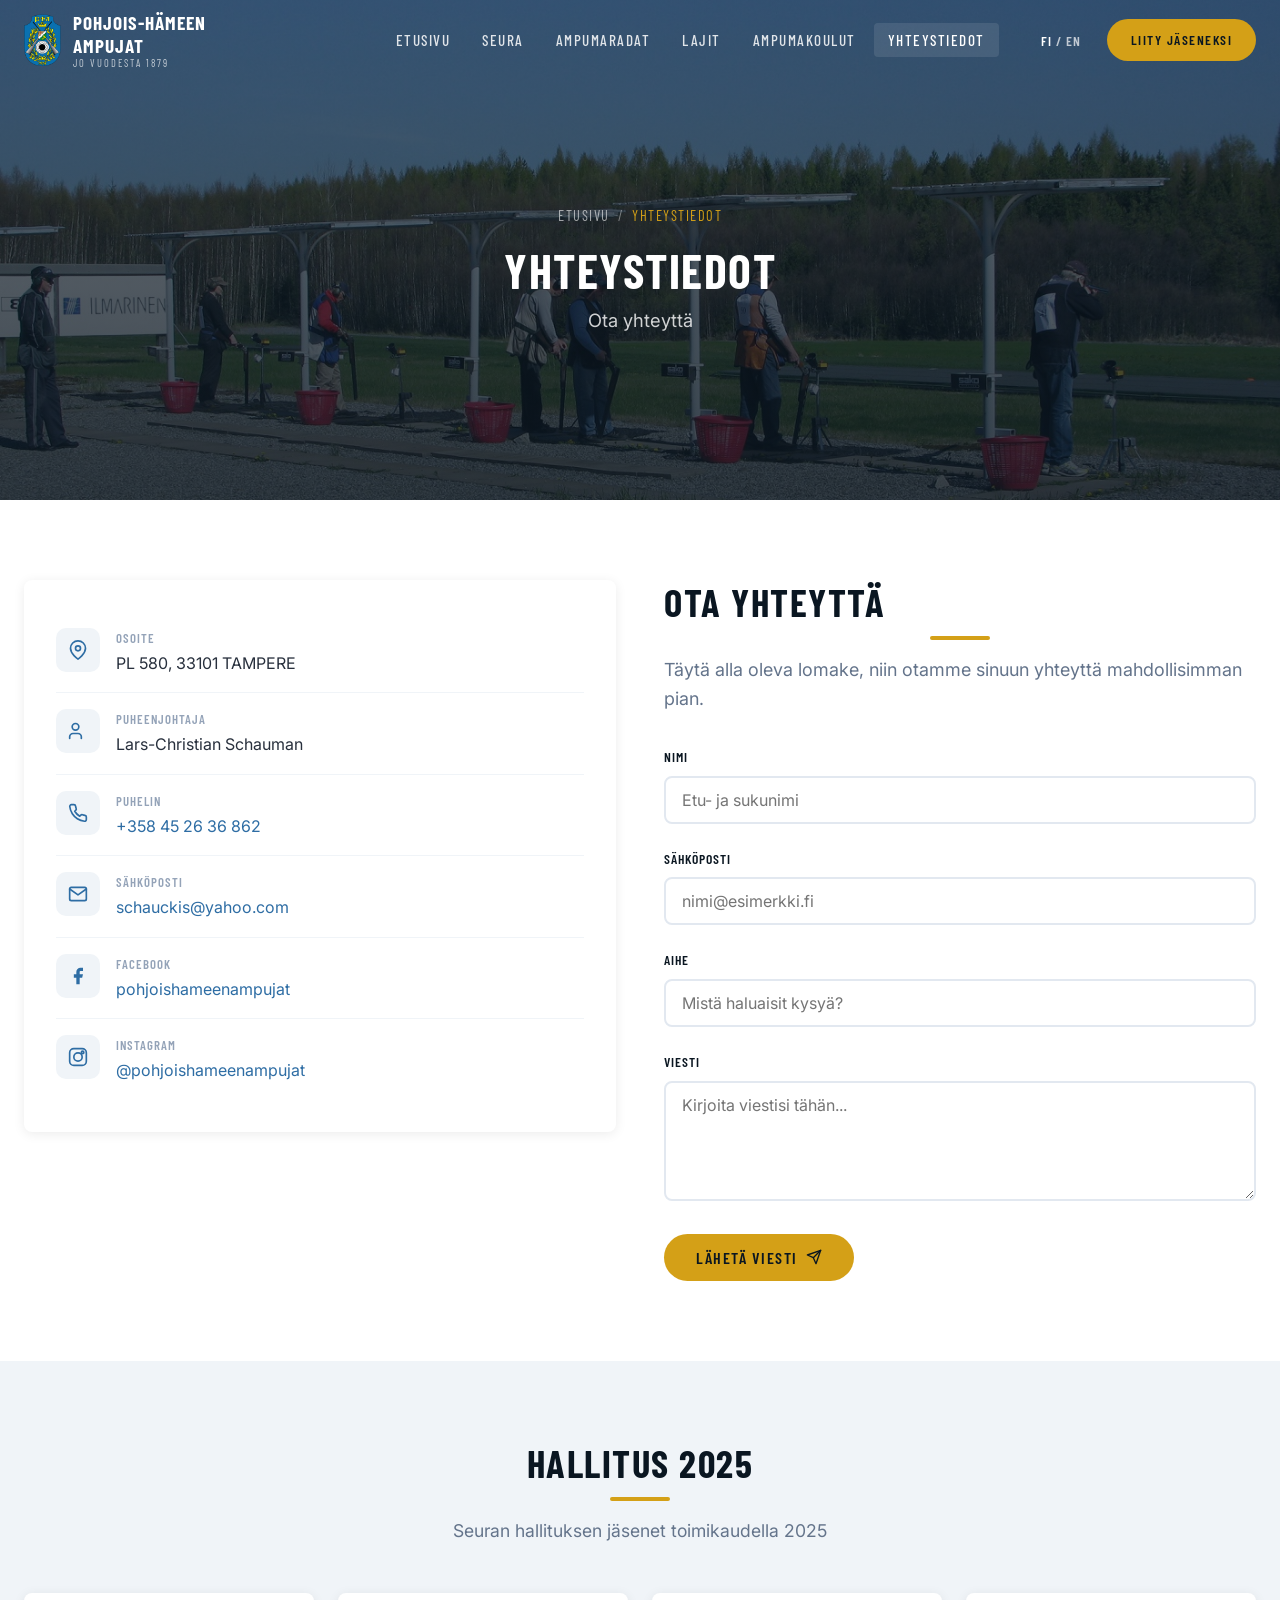
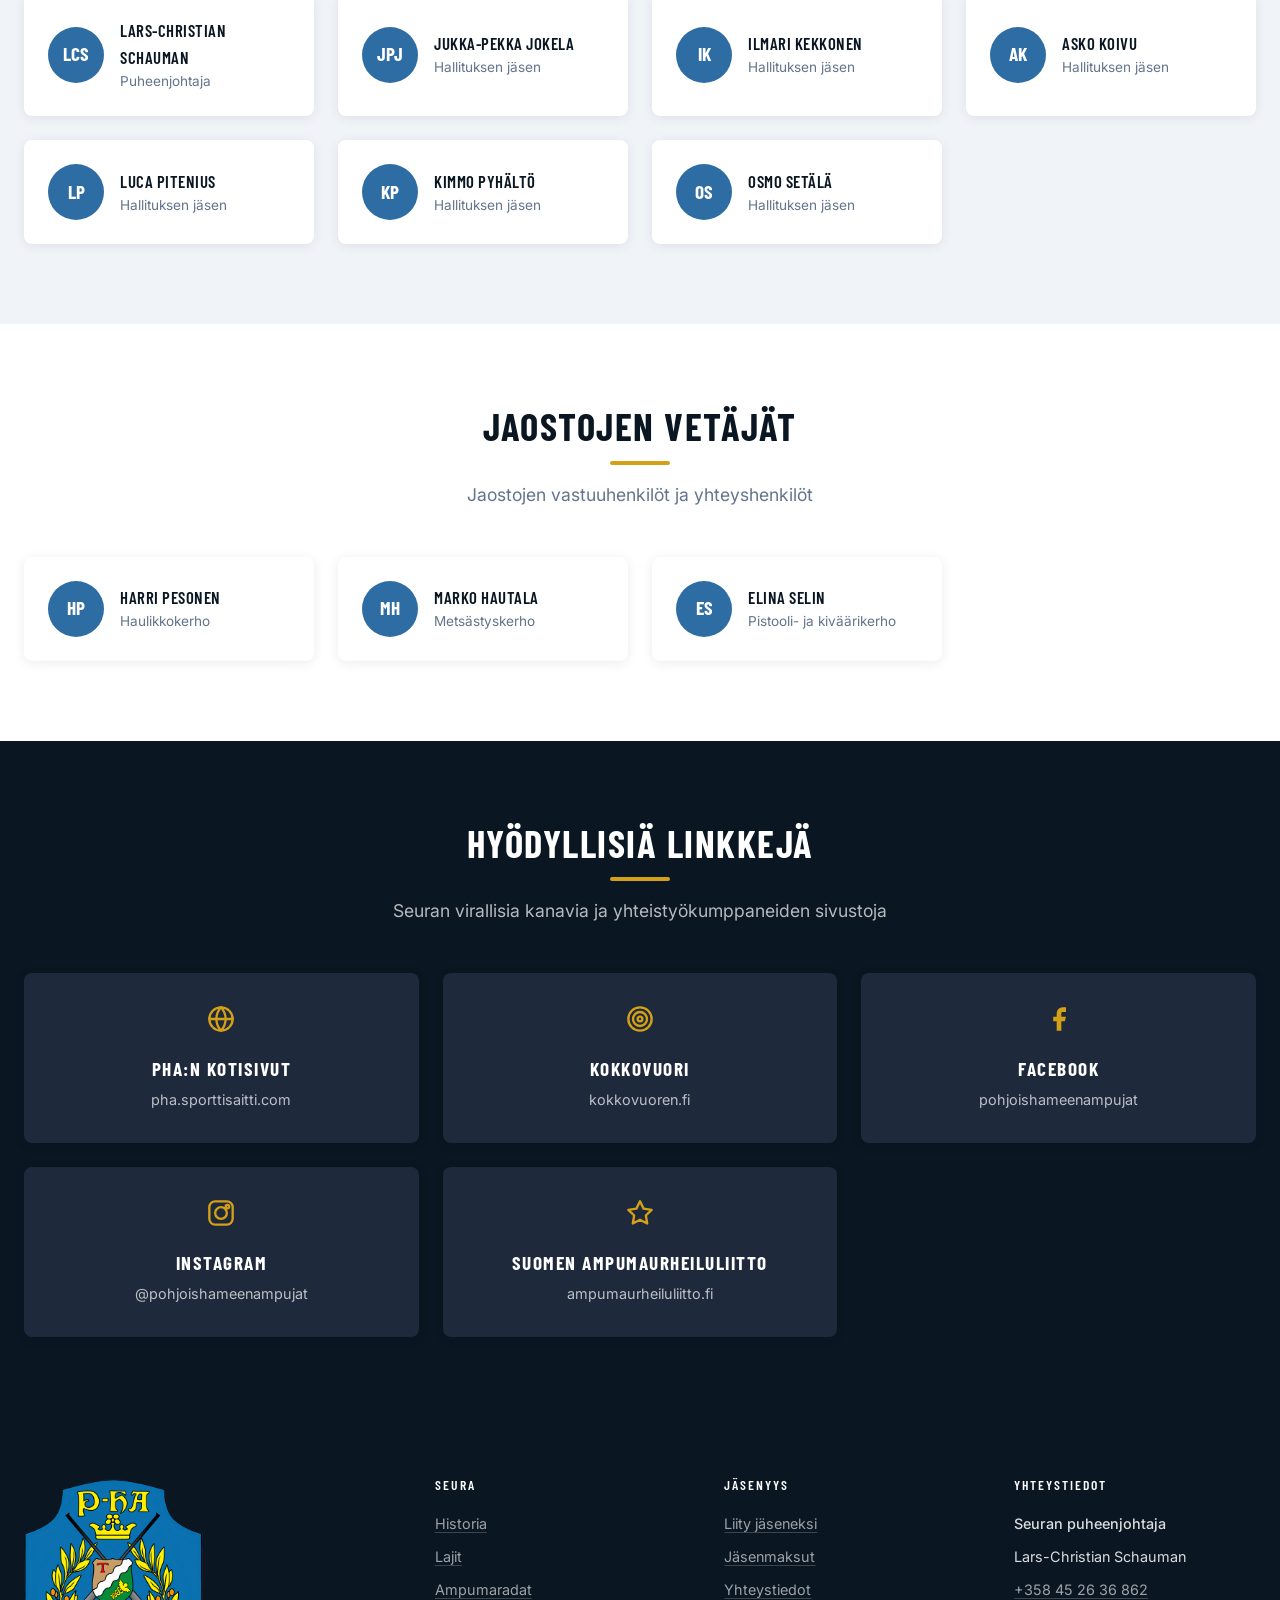
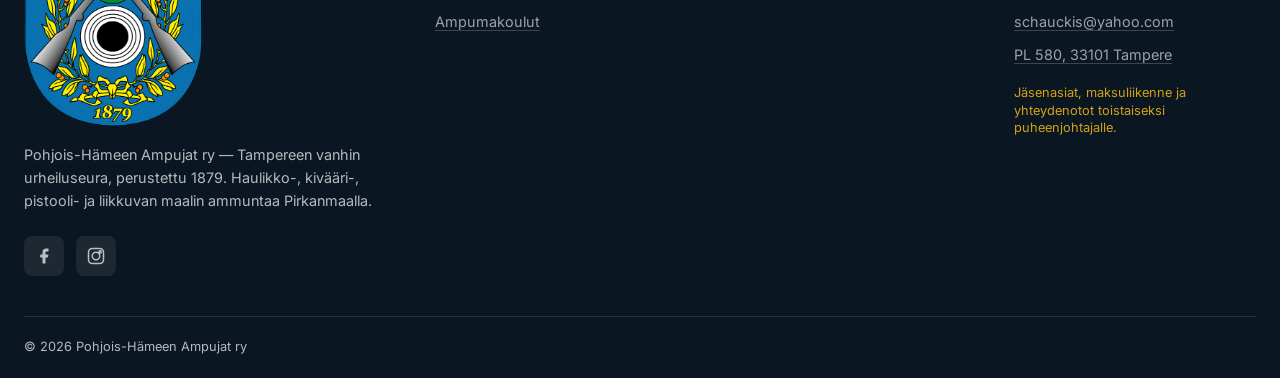
<file: yhteystiedot.html>
<!DOCTYPE html>
<html lang="fi">
<head>
  <meta charset="UTF-8">
  <meta name="viewport" content="width=device-width, initial-scale=1.0">
  <title>Yhteystiedot — Pohjois-Hämeen Ampujat</title>
  <meta name="description" content="Pohjois-Hämeen Ampujat ry:n yhteystiedot, hallitus ja jaostojen vastuuhenkilöt. Ota yhteyttä!">
  <link rel="preconnect" href="https://fonts.googleapis.com">
  <link rel="preconnect" href="https://fonts.gstatic.com" crossorigin>
  <link href="https://fonts.googleapis.com/css2?family=Barlow+Condensed:ital,wght@0,400;0,500;0,600;0,700;1,700&family=Inter:wght@400;500;600&display=swap" rel="stylesheet">
  <link rel="stylesheet" href="css/style.css">
</head>
<body>

  <!-- Header -->
  <header class="header">
    <div class="header-inner">
      <a href="index.html" class="header-logo">
        <img src="logo/PHA-logo-2016-remastered-small.png" alt="PHA Logo">
        <div class="header-logo-text">
          Pohjois-Hämeen<br>Ampujat
          <small>Jo vuodesta 1879</small>
        </div>
      </a>
      <nav class="nav">
        <ul class="nav-links">
          <li><a href="index.html" class="nav-link">Etusivu</a></li>
          <li><a href="seura.html" class="nav-link">Seura</a></li>
          <li><a href="ampumaradat.html" class="nav-link">Ampumaradat</a></li>
          <li><a href="lajit.html" class="nav-link">Lajit</a></li>
          <li><a href="ampumakoulut.html" class="nav-link">Ampumakoulut</a></li>
          <li><a href="yhteystiedot.html" class="nav-link active">Yhteystiedot</a></li>
        </ul>
        <div class="nav-actions">
          <button class="lang-toggle"><span class="active-lang">FI</span> / <span>EN</span></button>
          <a href="jaseneksi.html" class="btn btn-primary nav-cta">Liity jäseneksi</a>
        </div>
      </nav>
      <button class="hamburger" aria-label="Valikko">
        <span></span>
        <span></span>
        <span></span>
      </button>
    </div>
  </header>

  <!-- Mobile Nav -->
  <div class="mobile-nav">
    <div class="mobile-nav-links">
      <a href="index.html" class="mobile-nav-link">Etusivu</a>
      <a href="seura.html" class="mobile-nav-link">Seura</a>
      <a href="ampumaradat.html" class="mobile-nav-link">Ampumaradat</a>
      <a href="lajit.html" class="mobile-nav-link">Lajit</a>
      <a href="ampumakoulut.html" class="mobile-nav-link">Ampumakoulut</a>
      <a href="jaseneksi.html" class="mobile-nav-link">Jäseneksi</a>
      <a href="yhteystiedot.html" class="mobile-nav-link">Yhteystiedot</a>
    </div>
    <div class="mobile-nav-cta">
      <a href="jaseneksi.html" class="btn btn-primary">Liity jäseneksi</a>
    </div>
  </div>

  <!-- Page Hero -->
  <section class="page-hero page-hero-yhteystiedot">
    <img src="images/PHA_trap_shooting_range.jpeg" alt="Kokkovuoren haulikkoampumakeskus">
    <div class="hero-overlay"></div>
    <div class="page-hero-content">
      <nav class="breadcrumb">
        <a href="index.html">Etusivu</a>
        <span>/</span>
        <span class="breadcrumb-current">Yhteystiedot</span>
      </nav>
      <h1>Yhteystiedot</h1>
      <p>Ota yhteyttä</p>
    </div>
  </section>

  <!-- Contact Info Section -->
  <section class="section">
    <div class="container">
      <div class="grid grid-2 reveal" style="align-items: start; gap: 3rem;">

        <!-- Left Column: Contact Info Card -->
        <div class="contact-info-card">
          <div class="contact-info-item">
            <div class="contact-info-icon">
              <svg width="20" height="20" viewBox="0 0 24 24" fill="none" stroke="currentColor" stroke-width="2" stroke-linecap="round" stroke-linejoin="round"><path d="M21 10c0 7-9 13-9 13s-9-6-9-13a9 9 0 0 1 18 0z"/><circle cx="12" cy="10" r="3"/></svg>
            </div>
            <div>
              <div class="contact-info-label">Osoite</div>
              <div class="contact-info-value">PL 580, 33101 TAMPERE</div>
            </div>
          </div>

          <div class="contact-info-item">
            <div class="contact-info-icon">
              <svg width="20" height="20" viewBox="0 0 24 24" fill="none" stroke="currentColor" stroke-width="2" stroke-linecap="round" stroke-linejoin="round"><path d="M16 21v-2a4 4 0 0 0-4-4H6a4 4 0 0 0-4 4v2"/><circle cx="9" cy="7" r="4"/></svg>
            </div>
            <div>
              <div class="contact-info-label">Puheenjohtaja</div>
              <div class="contact-info-value">Lars-Christian Schauman</div>
            </div>
          </div>

          <div class="contact-info-item">
            <div class="contact-info-icon">
              <svg width="20" height="20" viewBox="0 0 24 24" fill="none" stroke="currentColor" stroke-width="2" stroke-linecap="round" stroke-linejoin="round"><path d="M22 16.92v3a2 2 0 0 1-2.18 2 19.79 19.79 0 0 1-8.63-3.07 19.5 19.5 0 0 1-6-6 19.79 19.79 0 0 1-3.07-8.67A2 2 0 0 1 4.11 2h3a2 2 0 0 1 2 1.72 12.84 12.84 0 0 0 .7 2.81 2 2 0 0 1-.45 2.11L8.09 9.91a16 16 0 0 0 6 6l1.27-1.27a2 2 0 0 1 2.11-.45 12.84 12.84 0 0 0 2.81.7A2 2 0 0 1 22 16.92z"/></svg>
            </div>
            <div>
              <div class="contact-info-label">Puhelin</div>
              <div class="contact-info-value"><a href="tel:+358452636862">+358 45 26 36 862</a></div>
            </div>
          </div>

          <div class="contact-info-item">
            <div class="contact-info-icon">
              <svg width="20" height="20" viewBox="0 0 24 24" fill="none" stroke="currentColor" stroke-width="2" stroke-linecap="round" stroke-linejoin="round"><path d="M4 4h16c1.1 0 2 .9 2 2v12c0 1.1-.9 2-2 2H4c-1.1 0-2-.9-2-2V6c0-1.1.9-2 2-2z"/><polyline points="22,6 12,13 2,6"/></svg>
            </div>
            <div>
              <div class="contact-info-label">Sähköposti</div>
              <div class="contact-info-value"><a href="mailto:schauckis@yahoo.com">schauckis@yahoo.com</a></div>
            </div>
          </div>

          <div class="contact-info-item">
            <div class="contact-info-icon">
              <svg width="20" height="20" viewBox="0 0 24 24" fill="currentColor"><path d="M18 2h-3a5 5 0 00-5 5v3H7v4h3v8h4v-8h3l1-4h-4V7a1 1 0 011-1h3z"/></svg>
            </div>
            <div>
              <div class="contact-info-label">Facebook</div>
              <div class="contact-info-value"><a href="https://www.facebook.com/pohjoishameenampujat" target="_blank" rel="noopener">pohjoishameenampujat</a></div>
            </div>
          </div>

          <div class="contact-info-item">
            <div class="contact-info-icon">
              <svg width="20" height="20" viewBox="0 0 24 24" fill="none" stroke="currentColor" stroke-width="2"><rect x="2" y="2" width="20" height="20" rx="5"/><circle cx="12" cy="12" r="5"/><circle cx="17.5" cy="6.5" r="1.5"/></svg>
            </div>
            <div>
              <div class="contact-info-label">Instagram</div>
              <div class="contact-info-value"><a href="https://www.instagram.com/pohjoishameenampujat" target="_blank" rel="noopener">@pohjoishameenampujat</a></div>
            </div>
          </div>
        </div>

        <!-- Right Column: Contact Form (Demo) -->
        <div>
          <h2 class="section-title" style="text-align: left;">Ota yhteyttä</h2>
          <p style="margin-bottom: 2rem; color: #64748b;">Täytä alla oleva lomake, niin otamme sinuun yhteyttä mahdollisimman pian.</p>
          <form onsubmit="event.preventDefault(); alert('Tämä on demo-lomake. Viestiä ei lähetetä.');">
            <div class="form-group">
              <label class="form-label" for="contact-name">Nimi</label>
              <input class="form-input" type="text" id="contact-name" placeholder="Etu- ja sukunimi">
            </div>
            <div class="form-group">
              <label class="form-label" for="contact-email">Sähköposti</label>
              <input class="form-input" type="email" id="contact-email" placeholder="nimi@esimerkki.fi">
            </div>
            <div class="form-group">
              <label class="form-label" for="contact-subject">Aihe</label>
              <input class="form-input" type="text" id="contact-subject" placeholder="Mistä haluaisit kysyä?">
            </div>
            <div class="form-group">
              <label class="form-label" for="contact-message">Viesti</label>
              <textarea class="form-textarea" id="contact-message" placeholder="Kirjoita viestisi tähän..."></textarea>
            </div>
            <button type="submit" class="btn btn-primary">
              Lähetä viesti
              <svg width="16" height="16" viewBox="0 0 24 24" fill="none" stroke="currentColor" stroke-width="2" stroke-linecap="round" stroke-linejoin="round"><line x1="22" y1="2" x2="11" y2="13"/><polygon points="22 2 15 22 11 13 2 9 22 2"/></svg>
            </button>
          </form>
        </div>

      </div>
    </div>
  </section>

  <!-- Board Section -->
  <section class="section section-light">
    <div class="container">
      <h2 class="section-title reveal">Hallitus 2025</h2>
      <p class="section-subtitle reveal">Seuran hallituksen jäsenet toimikaudella 2025</p>

      <div class="board-grid reveal">
        <div class="board-card">
          <div class="board-avatar">LCS</div>
          <div>
            <div class="board-name">Lars-Christian Schauman</div>
            <div class="board-role">Puheenjohtaja</div>
          </div>
        </div>
        <div class="board-card">
          <div class="board-avatar">JPJ</div>
          <div>
            <div class="board-name">Jukka-Pekka Jokela</div>
            <div class="board-role">Hallituksen jäsen</div>
          </div>
        </div>
        <div class="board-card">
          <div class="board-avatar">IK</div>
          <div>
            <div class="board-name">Ilmari Kekkonen</div>
            <div class="board-role">Hallituksen jäsen</div>
          </div>
        </div>
        <div class="board-card">
          <div class="board-avatar">AK</div>
          <div>
            <div class="board-name">Asko Koivu</div>
            <div class="board-role">Hallituksen jäsen</div>
          </div>
        </div>
        <div class="board-card">
          <div class="board-avatar">LP</div>
          <div>
            <div class="board-name">Luca Pitenius</div>
            <div class="board-role">Hallituksen jäsen</div>
          </div>
        </div>
        <div class="board-card">
          <div class="board-avatar">KP</div>
          <div>
            <div class="board-name">Kimmo Pyhältö</div>
            <div class="board-role">Hallituksen jäsen</div>
          </div>
        </div>
        <div class="board-card">
          <div class="board-avatar">OS</div>
          <div>
            <div class="board-name">Osmo Setälä</div>
            <div class="board-role">Hallituksen jäsen</div>
          </div>
        </div>
      </div>
    </div>
  </section>

  <!-- Section Leaders -->
  <section class="section">
    <div class="container">
      <h2 class="section-title reveal">Jaostojen vetäjät</h2>
      <p class="section-subtitle reveal">Jaostojen vastuuhenkilöt ja yhteyshenkilöt</p>

      <div class="board-grid reveal">
        <div class="board-card">
          <div class="board-avatar">HP</div>
          <div>
            <div class="board-name">Harri Pesonen</div>
            <div class="board-role">Haulikkokerho</div>
          </div>
        </div>
        <div class="board-card">
          <div class="board-avatar">MH</div>
          <div>
            <div class="board-name">Marko Hautala</div>
            <div class="board-role">Metsästyskerho</div>
          </div>
        </div>
        <div class="board-card">
          <div class="board-avatar">ES</div>
          <div>
            <div class="board-name">Elina Selin</div>
            <div class="board-role">Pistooli- ja kiväärikerho</div>
          </div>
        </div>
      </div>
    </div>
  </section>

  <!-- Key Links -->
  <section class="section section-dark">
    <div class="container">
      <h2 class="section-title section-title-light reveal">Hyödyllisiä linkkejä</h2>
      <p class="section-subtitle reveal" style="color: rgba(255,255,255,0.7);">Seuran virallisia kanavia ja yhteistyökumppaneiden sivustoja</p>

      <div class="grid grid-3 reveal" style="gap: 1.5rem;">
        <a href="https://pha.sporttisaitti.com" target="_blank" rel="noopener" class="card card-dark" style="text-decoration: none;">
          <div class="card-body" style="text-align: center; padding: 2rem;">
            <svg width="28" height="28" viewBox="0 0 24 24" fill="none" stroke="var(--gold)" stroke-width="2" stroke-linecap="round" stroke-linejoin="round" style="margin: 0 auto 1rem;"><circle cx="12" cy="12" r="10"/><line x1="2" y1="12" x2="22" y2="12"/><path d="M12 2a15.3 15.3 0 0 1 4 10 15.3 15.3 0 0 1-4 10 15.3 15.3 0 0 1-4-10 15.3 15.3 0 0 1 4-10z"/></svg>
            <h3 class="card-title" style="color: var(--white); font-size: 1.2rem;">PHA:n kotisivut</h3>
            <p class="card-text" style="font-size: 0.9rem;">pha.sporttisaitti.com</p>
          </div>
        </a>
        <a href="https://kokkovuoren.fi" target="_blank" rel="noopener" class="card card-dark" style="text-decoration: none;">
          <div class="card-body" style="text-align: center; padding: 2rem;">
            <svg width="28" height="28" viewBox="0 0 24 24" fill="none" stroke="var(--gold)" stroke-width="2" stroke-linecap="round" stroke-linejoin="round" style="margin: 0 auto 1rem;"><circle cx="12" cy="12" r="10"/><circle cx="12" cy="12" r="6"/><circle cx="12" cy="12" r="2"/></svg>
            <h3 class="card-title" style="color: var(--white); font-size: 1.2rem;">Kokkovuori</h3>
            <p class="card-text" style="font-size: 0.9rem;">kokkovuoren.fi</p>
          </div>
        </a>
        <a href="https://www.facebook.com/pohjoishameenampujat" target="_blank" rel="noopener" class="card card-dark" style="text-decoration: none;">
          <div class="card-body" style="text-align: center; padding: 2rem;">
            <svg width="28" height="28" viewBox="0 0 24 24" fill="var(--gold)" style="margin: 0 auto 1rem;"><path d="M18 2h-3a5 5 0 00-5 5v3H7v4h3v8h4v-8h3l1-4h-4V7a1 1 0 011-1h3z"/></svg>
            <h3 class="card-title" style="color: var(--white); font-size: 1.2rem;">Facebook</h3>
            <p class="card-text" style="font-size: 0.9rem;">pohjoishameenampujat</p>
          </div>
        </a>
        <a href="https://www.instagram.com/pohjoishameenampujat" target="_blank" rel="noopener" class="card card-dark" style="text-decoration: none;">
          <div class="card-body" style="text-align: center; padding: 2rem;">
            <svg width="28" height="28" viewBox="0 0 24 24" fill="none" stroke="var(--gold)" stroke-width="2" style="margin: 0 auto 1rem;"><rect x="2" y="2" width="20" height="20" rx="5"/><circle cx="12" cy="12" r="5"/><circle cx="17.5" cy="6.5" r="1.5"/></svg>
            <h3 class="card-title" style="color: var(--white); font-size: 1.2rem;">Instagram</h3>
            <p class="card-text" style="font-size: 0.9rem;">@pohjoishameenampujat</p>
          </div>
        </a>
        <a href="https://www.ampumaurheiluliitto.fi" target="_blank" rel="noopener" class="card card-dark" style="text-decoration: none;">
          <div class="card-body" style="text-align: center; padding: 2rem;">
            <svg width="28" height="28" viewBox="0 0 24 24" fill="none" stroke="var(--gold)" stroke-width="2" stroke-linecap="round" stroke-linejoin="round" style="margin: 0 auto 1rem;"><polygon points="12 2 15.09 8.26 22 9.27 17 14.14 18.18 21.02 12 17.77 5.82 21.02 7 14.14 2 9.27 8.91 8.26 12 2"/></svg>
            <h3 class="card-title" style="color: var(--white); font-size: 1.2rem;">Suomen Ampumaurheiluliitto</h3>
            <p class="card-text" style="font-size: 0.9rem;">ampumaurheiluliitto.fi</p>
          </div>
        </a>
      </div>
    </div>
  </section>

  <!-- Footer -->
  <footer class="footer">
    <div class="container">
      <div class="footer-grid">
        <div class="footer-brand">
          <img src="logo/PHA-logo-2016-remastered-small.png" alt="PHA Logo">
          <p>Pohjois-Hämeen Ampujat ry — Tampereen vanhin urheiluseura, perustettu 1879. Haulikko-, kivääri-, pistooli- ja liikkuvan maalin ammuntaa Pirkanmaalla.</p>
          <div class="footer-social">
            <a href="https://www.facebook.com/pohjoishameenampujat" target="_blank" rel="noopener" aria-label="Facebook">
              <svg width="18" height="18" viewBox="0 0 24 24" fill="currentColor"><path d="M18 2h-3a5 5 0 00-5 5v3H7v4h3v8h4v-8h3l1-4h-4V7a1 1 0 011-1h3z"/></svg>
            </a>
            <a href="https://www.instagram.com/pohjoishameenampujat" target="_blank" rel="noopener" aria-label="Instagram">
              <svg width="18" height="18" viewBox="0 0 24 24" fill="none" stroke="currentColor" stroke-width="2"><rect x="2" y="2" width="20" height="20" rx="5"/><circle cx="12" cy="12" r="5"/><circle cx="17.5" cy="6.5" r="1.5"/></svg>
            </a>
          </div>
        </div>
        <div>
          <h4 class="footer-heading">Seura</h4>
          <div class="footer-links">
            <a href="seura.html">Historia</a>
            <a href="lajit.html">Lajit</a>
            <a href="ampumaradat.html">Ampumaradat</a>
            <a href="ampumakoulut.html">Ampumakoulut</a>
          </div>
        </div>
        <div>
          <h4 class="footer-heading">Jäsenyys</h4>
          <div class="footer-links">
            <a href="jaseneksi.html">Liity jäseneksi</a>
            <a href="jaseneksi.html#maksut">Jäsenmaksut</a>
            <a href="yhteystiedot.html">Yhteystiedot</a>
          </div>
        </div>
        <div>
          <h4 class="footer-heading">Yhteystiedot</h4>
          <div class="footer-links">
            <span style="color: rgba(255,255,255,0.85); font-weight: 500;">Seuran puheenjohtaja</span>
            <span style="color: rgba(255,255,255,0.85);">Lars-Christian Schauman</span>
            <a href="tel:+358452636862">+358 45 26 36 862</a>
            <a href="mailto:schauckis@yahoo.com">schauckis@yahoo.com</a>
            <a>PL 580, 33101 Tampere</a>
            <span style="color: var(--gold); font-size: 0.8rem; margin-top: 0.5rem; display: block; line-height: 1.4;">Jäsenasiat, maksuliikenne ja yhteydenotot toistaiseksi puheenjohtajalle.</span>
          </div>
        </div>
      </div>
      <div class="footer-bottom">
        <span>&copy; 2026 Pohjois-Hämeen Ampujat ry</span>
      </div>
    </div>
  </footer>

  <script src="js/main.js"></script>
</body>
</html>
</file>
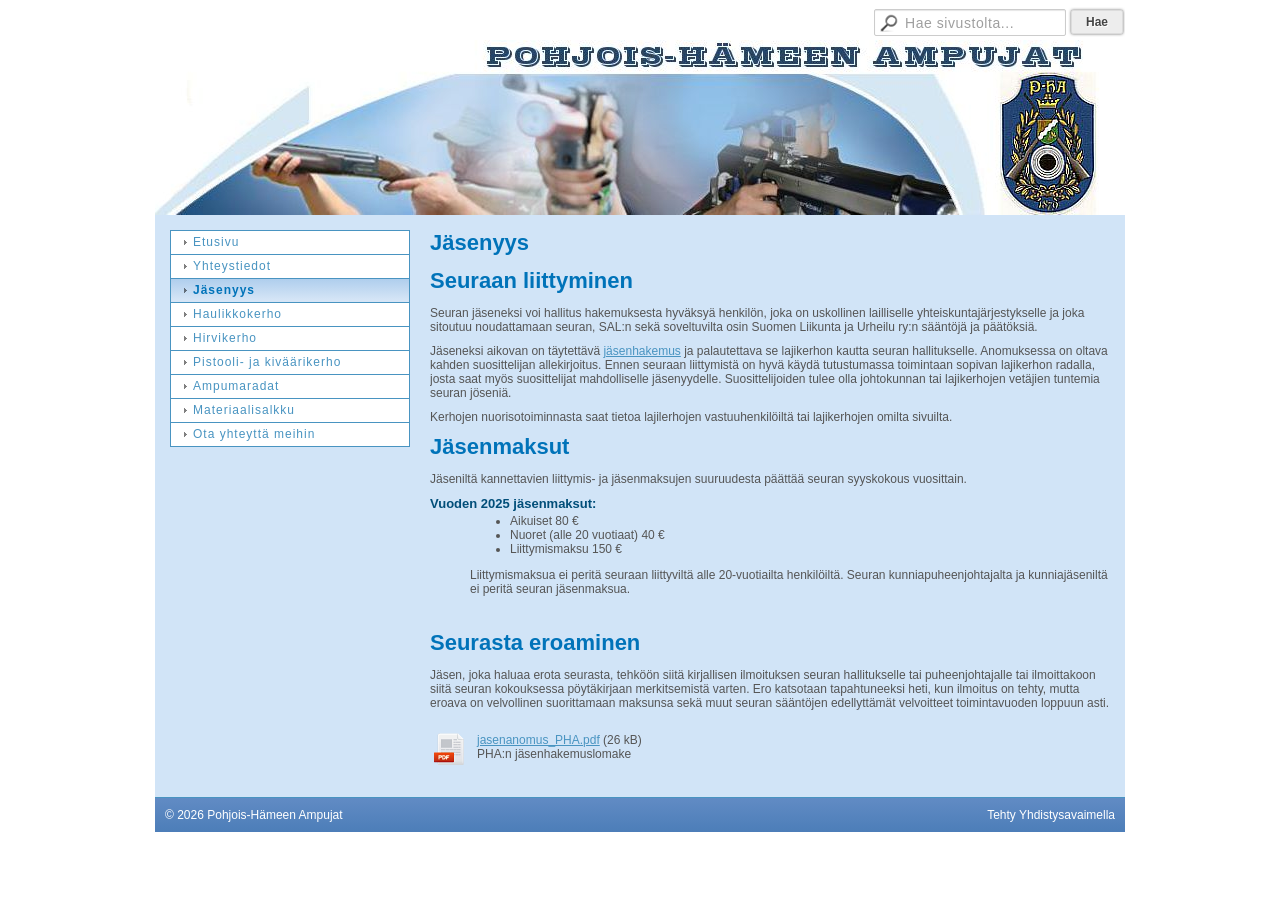
<file: context/jasenyys-PHA_current.html>
<!DOCTYPE html> <html class="no-js peodnoky idc0_350" dir=ltr lang=fi><!--
 Page saved with SingleFile 
 url: https://pha.sporttisaitti.com/jasenyys/ 
 saved date: Tue Mar 31 2026 10:49:41 GMT+0300 (Eastern European Summer Time)
--><meta charset=utf-8>
<!--[if lt IE 7]><script src="https://d4-assets.s3.eu-north-1.amazonaws.com/public-page/js/d4supersleight.min.js?R=1773907232"></script><![endif]-->
<!--[if IE ]><script src="https://d4-assets.s3.eu-north-1.amazonaws.com/public-page/js/jsc.min.js?R=1773907232"></script><![endif]--><style>div#content-main,div#content-middle{width:680px}div#zone-top{width:680px}div#zone-_main{width:680px}div#zone-left{width:240px}html{overflow-y:scroll;min-height:100%}body{background:#ffffff;padding:0;margin:0;_background:#ffffff}hr.clear{clear:both;height:1px;visibility:hidden;margin:0}div#main{margin:0 auto 20px auto;width:970px}div#main div#header div.Hd{width:970px}div#main div#header{position:relative}a img:hover{opacity:0.9;Xbox-shadow:0 0 8px 0 rgba(0,0,0,0.2),0 6px 20px 0 rgba(0,0,0,0.19);Xborder:1px solid gray}div.token-Poll input[type=submit]:hover,div.token-Form input[type=submit]:hover,div.token-Form input[type=reset]:hover,div.token-Discussion input[type=submit]:hover,div.token-Discussion2 input[type=submit]:hover,#d4-show-consent-banner:hover,td.blogSubmit input[type=submit]:hover{opacity:0.9}div#content-left,div#content-main,div.zone{overflow:visible}div#zone-bottom{clear:both}div#content,div#container{min-height:450px;height:auto!important}div#content div#container{background-color:#d1e4f7;padding:15px;position:relative}div#content-left{width:240px;float:left}div#content-middle{float:left}div#content-main{float:right;_display:inline}div.token{clear:both}div.token{overflow:hidden}div.sidemenucontainer{margin-bottom:10px}div.sidemenucontainer ul{overflow:hidden}div#main div#footer{padding:10px;clear:both}ul{padding-top:0;margin-top:0}a:hover{text-decoration:underline!important}div#room-menu a,div#room-menu span,div#room-menu span.separator{color:#ffffff!important;font-size:14px}div.content-container{word-wrap:break-word}div.content-container ul{overflow:hidden;padding-left:40px;margin-left:0;zoom:1}div.content-container li,div.content-container li{list-style-position:outside;padding-left:0}span.cke_toolgroup a:hover{text-decoration:none!important}div.searchbox{padding:5px;padding-right:0;border-radius:2px 2px 0 0;text-align:right;float:right;line-height:20px;padding-top:9px;margin-left:4px;height:26px;width:300px}div.searchbox input.keywords{background:url([data-uri])no-repeat 5px center #fff;border:1px solid #ccc;height:15px;font-size:14px;font-family:Helvetica,Arial,Sans-serif;width:155px;float:right;color:#9f9f9f;letter-spacing:0.04em;padding:5px 5px 5px 30px;border-radius:2px;box-shadow:inset 0 1px 1px rgba(0,0,0,0.1)}div.searchbox input.btn{filter:progid:DXImageTransform.Microsoft.gradient(startColorstr='#ededed', endColorstr='#dfdfdf');background-color:#ededed;-webkit-border-radius:2px;border-radius:2px;border:1px solid #dcdcdc;color:#444;font-family:Helvetica,Arial,sans-serif;font-size:12px;font-weight:bold;padding:3px 14px;text-decoration:none;text-shadow:1px 1px 0px #ffffff;cursor:pointer;-moz-box-shadow:0px 0px 1px #333;-webkit-box-shadow:0px 0px 1px #333;box-shadow:0px 0px 3px #666;float:right;margin:1px 2px 5px 5px;height:24px}div#room-menu select:hover{color:#000!important;background:#fff none no-repeat top left!important;border:2px solid #dddddd}div#room-menu span.separator{padding-left:4px;padding-right:4px}table.memberdata-table th:hover{background-color:#a7b4c1}@keyframes delayedFadeIn{0%{opacity:0}75%{opacity:0}100%{opacity:1}}div.sidemenucontainer ul,div.sidemenucontainer ul li{margin:0;padding:0}div.sidemenucontainer ul{border-top:1px solid #4994c1;border-left:1px solid #4994c1;border-right:1px solid #4994c1}div.sidemenucontainer ul li{list-style-type:none;_display:inline}div.sidemenucontainer ul li a{padding-right:10px;display:block;text-decoration:none!important;line-height:normal;color:#4994c1!important;border-bottom:1px solid #4994c1}div.sidemenucontainer ul li a{background:#ffffff;;padding-top:4px;padding-bottom:5px;*padding-top:3px;*padding-bottom:4px}div.sidemenucontainer ul li.here a.level1,div.sidemenucontainer ul li a:hover,div.sidemenucontainer ul li.level1-onpath a.level1{color:#0073b9!important;background:url(data:,)repeat-x #d5e5f6;background:-moz-linear-gradient(top,#afceed 0%,#d5e5f6 21px,#d5e5f6 100%) no-repeat;background:-webkit-linear-gradient(top,#afceed 0%,#d5e5f6 21px,#d5e5f6 100%) no-repeat;background:linear-gradient(to bottom,#afceed 0%,#d5e5f6 21px,#d5e5f6 100%) no-repeat;;}div.sidemenucontainer ul li.level1-onpath a.level1 span{color:#0073b9!important;font-weight:bold}div.sidemenucontainer ul li a span{padding-left:10px;display:block;font-size:12px;background:url([data-uri])no-repeat;_background:url([data-uri])no-repeat;background-position:0 5px}div.sidemenucontainer ul li li a:hover{color:#000000!important;background:#eff6fb}div.sidemenucontainer,div.sidemenucontainer ul{width:238px}div.app1 a.inverse:hover{background-color:#4994c1!important;text-decoration:none!important;opacity:.75!important;filter:alpha(opacity=75)!important}@-moz-document url-prefix(){div.token-Form table.d4border,div.content-container table.d4border{margin-left:1px;margin-top:1px}div.token-Form table.d4border.d4wide,div.content-container table.d4border.d4wide,div.content-container table.d4border[width="100%"]{width:99.5%}}hr{-ms-filter:"progid:DXImageTransform.Microsoft.Alpha(Opacity=30)";filter:alpha(opacity=30);opacity:.3;background-color:#555555;border:0;padding:0;margin-top:0pt}div.sidemenucontainer a{font-family:arial;letter-spacing:1px;font-size:12px}h1,h4,p,li,div,input,div.Hd div.text{margin:0;padding:0;font-size:12px;font-family:arial;font-weight:normal}td{font-size:12px;font-family:arial;font-weight:normal;color:#555555}h1{margin-bottom:10px;font-size:22px;font-weight:bold;color:#0073b9;padding-bottom:2px}h4{margin-bottom:3px;font-weight:bold;color:#014e79}h4{font-size:13px}div.token,p{font-size:12px;margin-bottom:10px;color:#555555}li{color:#555555}a{color:#4994c1}a:visited{color:#387ba3}a:active,a:hover{color:#88bad7}div.Hd{background:url([data-uri])transparent}div.Hd,div#main div#header{height:175px}div.Hd div.text1{color:#ffffff;font-size:30px;position:absolute;top:30px;left:30px;font-weight:bold}div.Hd div.text1 a:hover{text-decoration:none!important}div.Hd div.text2{color:#d3ecfd;font-size:17px;position:absolute;top:65px;left:30px}div.Hd div.text3{color:#d3ecfd;font-size:14px;position:absolute;top:85px;left:30px}div#footer{background:linear-gradient(to bottom,#618bc4 0%,#487bb6 41px,#487bb6 100%) no-repeat;;border-top:1px solid #4994c1}div.Ft div.row2 div{display:inline}div.Ft div.text1{color:#ffffff!important}div.Ft div.text2{color:#ffffff;margin-left:10px}div.Ft div.text3{color:#ffffff}div.Ft div.copyright{color:#ffffff}div.Ft div.copyright a{color:#ffffff;text-decoration:none}div.Ft div.optinet{float:right;margin-left:10px;color:#ffffff}div.Ft div.optinet a{color:#ffffff;text-decoration:none}.d4-consent-banner a:hover,.d4-consent-banner a:focus{text-decoration:underline}.d4-consent-banner__button:hover,.d4-consent-banner__button:focus{text-decoration:underline}@-webkit-keyframes consent_banner_bounce{from,20%,53%,80%,to{-webkit-animation-timing-function:cubic-bezier(0.215,0.61,0.355,1);animation-timing-function:cubic-bezier(0.215,0.61,0.355,1);-webkit-transform:translate3d(0,0,0);transform:translate3d(0,0,0)}40%,43%{-webkit-animation-timing-function:cubic-bezier(0.755,0.05,0.855,0.06);animation-timing-function:cubic-bezier(0.755,0.05,0.855,0.06);-webkit-transform:translate3d(0,-30px,0);transform:translate3d(0,-30px,0)}70%{-webkit-animation-timing-function:cubic-bezier(0.755,0.05,0.855,0.06);animation-timing-function:cubic-bezier(0.755,0.05,0.855,0.06);-webkit-transform:translate3d(0,-15px,0);transform:translate3d(0,-15px,0)}90%{-webkit-transform:translate3d(0,-4px,0);transform:translate3d(0,-4px,0)}}@keyframes consent_banner_bounce{from,20%,53%,80%,to{-webkit-animation-timing-function:cubic-bezier(0.215,0.61,0.355,1);animation-timing-function:cubic-bezier(0.215,0.61,0.355,1);-webkit-transform:translate3d(0,0,0);transform:translate3d(0,0,0)}40%,43%{-webkit-animation-timing-function:cubic-bezier(0.755,0.05,0.855,0.06);animation-timing-function:cubic-bezier(0.755,0.05,0.855,0.06);-webkit-transform:translate3d(0,-30px,0);transform:translate3d(0,-30px,0)}70%{-webkit-animation-timing-function:cubic-bezier(0.755,0.05,0.855,0.06);animation-timing-function:cubic-bezier(0.755,0.05,0.855,0.06);-webkit-transform:translate3d(0,-15px,0);transform:translate3d(0,-15px,0)}90%{-webkit-transform:translate3d(0,-4px,0);transform:translate3d(0,-4px,0)}}</style><title>Jäsenyys - Pohjois-Hämeen Ampujat</title>
<link rel=canonical href=https://pha.sporttisaitti.com/jasenyys/><meta name=referrer content=no-referrer><link rel="shortcut icon" type=image/x-icon href="[data-uri]"><meta http-equiv=content-security-policy content="default-src 'none'; font-src 'self' data:; img-src 'self' data:; style-src 'unsafe-inline'; media-src 'self' data:; script-src 'unsafe-inline' data:; object-src 'self' data:; frame-src 'self' data:;"></head>
<!--[if lt IE 7]> <body class="no-js ie6 ie6-9 "> <![endif]-->
<!--[if IE 7]>    <body class="no-js ie7 ie6-9 "> <![endif]-->
<!--[if IE 8]>    <body class="no-js ie8 ie6-9 "> <![endif]-->
<!--[if IE 9]>    <body class="no-js ie9 ie6-9 "> <![endif]-->
<!--[if gt IE 9]><!--> <body class="no-js modern"> 
 <a href=#alku class=alkuun title="Sisällön alkuun"></a><div id=main><div id=room-menu style=overflow:hidden;min-height:40px;line-height:40px><div class=searchbox>
 <form action=/@Search/Select>
 <input type=submit value=Hae class=btn tabindex=9><input name=E*Q class=keywords title="Hae sivustolta..." value="Hae sivustolta..." tabindex=8>
 </form>
 </div><div id=room-menu-links style=text-align:right;float:right;height:40px>
 <form action=#><a class=rooms href=https://pha.sporttisaitti.com/jasensivut/ tabindex=6>Jäsensivut</a><span class=separator>|</span><a class=rooms href=https://pha.sporttisaitti.com/hallituksen-sivut/ tabindex=7>Hallituksen sivut</a></form> 
 
 </div>
 <div style=float:left;height:40px></div> 
 </div>
 
 
 <div id=header>
 <a href=https://pha.sporttisaitti.com/><div class=Hd id=Hd><div class="text text1"></div>
 <div class="text text2"></div>
 <div class="text text3"></div>
</div></a></div><div id=content>
 <div id=container>
 <div id=content-main><h1 class=pageTitle>Jäsenyys</h1><div class=zone id=zone-top></div>
 
 <div id=content-middle><div class="zone zone-_main-stuff" id=zone-_main><div class="token token-Content" id=token-253922><a class=anchor name=anchor-253922></a><div class=content-container id=content-container-11582><div id=content-text-11582><h1>Seuraan liittyminen</h1><p>Seuran jäseneksi voi hallitus hakemuksesta hyväksyä henkilön, joka on uskollinen lailliselle yhteiskuntajärjestykselle ja joka sitoutuu noudattamaan seuran, SAL:n sekä soveltuvilta osin Suomen Liikunta ja Urheilu ry:n sääntöjä ja päätöksiä.<p>Jäseneksi aikovan on täytettävä <a href=https://pha.sporttisaitti.com/@Bin/353343/jasenanomus_PHA.pdf title=jasenanomus_PHA.pdf>jäsenhakemus</a> ja palautettava se lajikerhon kautta seuran hallitukselle. Anomuksessa on oltava kahden suosittelijan allekirjoitus. Ennen seuraan liittymistä on hyvä käydä tutustumassa toimintaan sopivan lajikerhon radalla, josta saat myös suosittelijat mahdolliselle jäsenyydelle. Suosittelijoiden tulee olla johtokunnan tai lajikerhojen vetäjien tuntemia seuran jöseniä.<p>Kerhojen nuorisotoiminnasta saat tietoa lajilerhojen vastuuhenkilöiltä tai lajikerhojen omilta sivuilta.<h1>Jäsenmaksut</h1><p>Jäseniltä kannettavien liittymis- ja jäsenmaksujen suuruudesta päättää seuran syyskokous vuosittain.<h4>Vuoden 2025 jäsenmaksut:</h4><ul><li style=margin-left:40px>Aikuiset 80 €<li style=margin-left:40px>Nuoret (alle 20 vuotiaat) 40 €<li style=margin-left:40px>Liittymismaksu 150 €</ul><p style=margin-left:40px>Liittymismaksua ei peritä seuraan liittyviltä&nbsp;alle 20-vuotiailta henkilöiltä. Seuran kunniapuheenjohtajalta ja kunniajäseniltä ei peritä seuran jäsenmaksua.<p>&nbsp;<h1>Seurasta eroaminen</h1><p>Jäsen, joka haluaa erota seurasta, tehköön siitä kirjallisen ilmoituksen seuran hallitukselle tai puheenjohtajalle tai ilmoittakoon siitä seuran kokouksessa pöytäkirjaan merkitsemistä varten. Ero katsotaan tapahtuneeksi heti, kun ilmoitus on tehty, mutta eroava on velvollinen suorittamaan maksunsa sekä muut seuran sääntöjen edellyttämät velvoitteet toimintavuoden loppuun asti.</p></div></div>
</div><div class="token token-File" id=token-353335><a class=anchor name=anchor-353335></a><table class=fileList style=width:100%><tbody><tr><td class=icon style=width:40px><img src="[data-uri]" width=32 height=32 alt=PDF-tiedosto><td class=filename style=vertical-align:top><a href=https://pha.sporttisaitti.com/@Bin/353343/jasenanomus_PHA.pdf title=jasenanomus_PHA.pdf target=_blank>jasenanomus_PHA.pdf</a> <span style=white-space:nowrap>(26 kB)</span><br>PHA:n jäsenhakemuslomake</td>
 </table></div></div>
 </div></div><div id=content-left>
 
 
 
 <div class=sidemenucontainer><ul class=level1-container>
 <li class="menu-page-1 level1 level1-first parent"><a href=https://pha.sporttisaitti.com/ class="menu-page-1 level1 level1-first" style=padding-left:12px><span>Etusivu</span></a></li>
 <li class="menu-page-11482 level1"><a href=https://pha.sporttisaitti.com/yhteystiedot/ class="menu-page-11482 level1" style=padding-left:12px><span>Yhteystiedot</span></a></li>
 <li class="menu-page-11581 level1 level1-onpath level1-here here"><a href=https://pha.sporttisaitti.com/jasenyys/ class="menu-page-11581 level1 level1-onpath level1-here here" style=padding-left:12px><span>Jäsenyys</span></a></li>
 <li class="menu-page-11495 level1"><a href=https://pha.sporttisaitti.com/haulikkokerho/ class="menu-page-11495 level1" style=padding-left:12px><span>Haulikkokerho</span></a></li>
 <li class="menu-page-11574 level1"><a href=https://pha.sporttisaitti.com/new_page-440286/ class="menu-page-11574 level1" style=padding-left:12px><span>Hirvikerho</span></a></li>
 <li class="menu-page-11481 level1"><a href=https://pha.sporttisaitti.com/pistooli-ja_kivaarikerho/ class="menu-page-11481 level1" style=padding-left:12px><span>Pistooli- ja kiväärikerho</span></a></li>
 <li class="menu-page-11963 level1"><a href=https://pha.sporttisaitti.com/ampumaradat/ class="menu-page-11963 level1" style=padding-left:12px><span>Ampumaradat</span></a></li>
 <li class="menu-page-254356 level1"><a href=https://pha.sporttisaitti.com/materiaalisalkku/ class="menu-page-254356 level1" style=padding-left:12px><span>Materiaalisalkku</span></a></li>
 <li class="menu-page-290813 level1 level1-last"><a href=https://pha.sporttisaitti.com/ota-yhteytta-meihin/ class="menu-page-290813 level1 level1-last" style=padding-left:12px><span>Ota yhteyttä meihin</span></a></ul>
</div><div class=zone id=zone-left></div>
 </div><hr class=clear>
 
 <div>
 <div class=zone id=zone-bottom></div>
 </div>
 
 </div>
 </div><div id=footer>
 <div class=Ft><div class="text text1"></div><div class=row2><div class=optinet>
 <div>
 <a href=http://www.yhdistysavain.fi/ target=_blank>Tehty Yhdistysavaimella</a>
 </div></div><div class=copyright><a class=loginlink rel=nofollow href="https://pha.sporttisaitti.com/@login?GOTO=/jasenyys/">©</a> 2026 Pohjois-Hämeen Ampujat</div><div class="text text2"></div></div><div class="text text3"></div></div>
 </div></div>
</file>
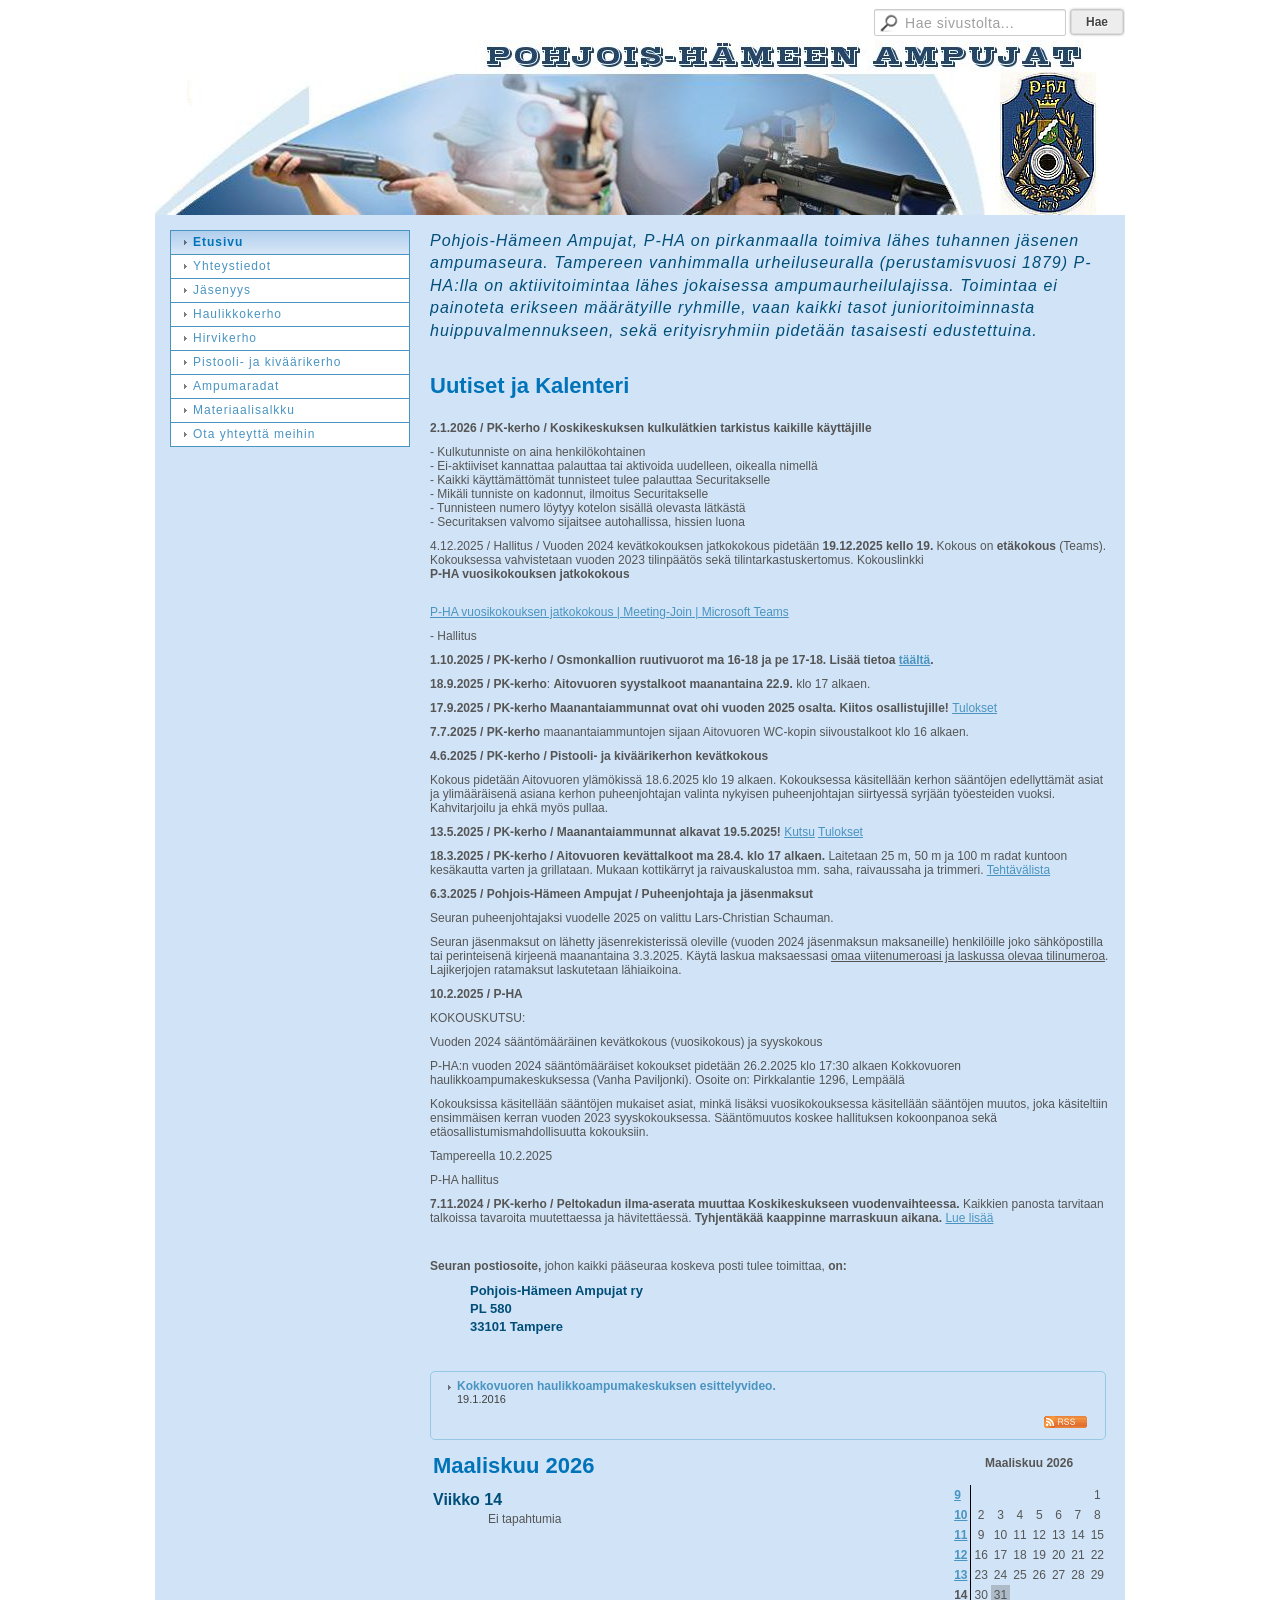
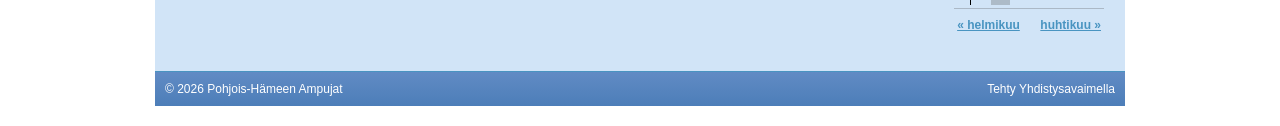
<file: context/news-and-notes-PHA_current.html>
<!DOCTYPE html> <html class="no-js pdsiu idc0_350" dir=ltr lang=fi style><!--
 Page saved with SingleFile 
 url: https://pha.sporttisaitti.com/ 
 saved date: Tue Mar 31 2026 10:48:44 GMT+0300 (Eastern European Summer Time)
--><meta charset=utf-8>
<!--[if lt IE 7]><script src="https://d4-assets.s3.eu-north-1.amazonaws.com/public-page/js/d4supersleight.min.js?R=1773907232"></script><![endif]-->
<!--[if IE ]><script src="https://d4-assets.s3.eu-north-1.amazonaws.com/public-page/js/jsc.min.js?R=1773907232"></script><![endif]--><style>:root{--sf-img-2: url("[data-uri]");--sf-img-3: url("[data-uri]")}</style><style>div#content-main,div#content-middle{width:680px}div#zone-top{width:680px}div#zone-_main{width:680px}div#zone-left{width:240px}html{overflow-y:scroll;min-height:100%}body{background:#ffffff;padding:0;margin:0;_background:#ffffff}hr.clear{clear:both;height:1px;visibility:hidden;margin:0}div#main{margin:0 auto 20px auto;width:970px}div#main div#header div.Hd{width:970px}div#main div#header{position:relative}a img:hover{opacity:0.9;Xbox-shadow:0 0 8px 0 rgba(0,0,0,0.2),0 6px 20px 0 rgba(0,0,0,0.19);Xborder:1px solid gray}a img{Xborder:1px solid transparent;transition:all 0.2s ease-in-out}div.token-Poll input[type=submit]:hover,div.token-Form input[type=submit]:hover,div.token-Form input[type=reset]:hover,div.token-Discussion input[type=submit]:hover,div.token-Discussion2 input[type=submit]:hover,#d4-show-consent-banner:hover,td.blogSubmit input[type=submit]:hover{opacity:0.9}div#content-left,div#content-main,div.zone{overflow:visible}div#zone-bottom{clear:both}div#content,div#container{min-height:450px;height:auto!important}div#content div#container{background-color:#d1e4f7;padding:15px;position:relative}div#content-left{width:240px;float:left}div#content-middle{float:left}div#content-main{float:right;_display:inline}div.token{clear:both}div.token{overflow:hidden}div.sidemenucontainer{margin-bottom:10px}div.sidemenucontainer ul{overflow:hidden}div#main div#footer{padding:10px;clear:both}ul{padding-top:0;margin-top:0}a:hover{text-decoration:underline!important}div#room-menu a,div#room-menu span,div#room-menu span.separator{color:#ffffff!important;font-size:14px}div.content-container{word-wrap:break-word}.wiz-4of13-bg{background-color:#adbbc8}span.cke_toolgroup a:hover{text-decoration:none!important}div.searchbox{padding:5px;padding-right:0;border-radius:2px 2px 0 0;text-align:right;float:right;line-height:20px;padding-top:9px;margin-left:4px;height:26px;width:300px}div.searchbox input.keywords{background:url([data-uri])no-repeat 5px center #fff;border:1px solid #ccc;height:15px;font-size:14px;font-family:Helvetica,Arial,Sans-serif;width:155px;float:right;color:#9f9f9f;letter-spacing:0.04em;padding:5px 5px 5px 30px;border-radius:2px;box-shadow:inset 0 1px 1px rgba(0,0,0,0.1)}div.searchbox input.btn{filter:progid:DXImageTransform.Microsoft.gradient(startColorstr='#ededed', endColorstr='#dfdfdf');background-color:#ededed;-webkit-border-radius:2px;border-radius:2px;border:1px solid #dcdcdc;color:#444;font-family:Helvetica,Arial,sans-serif;font-size:12px;font-weight:bold;padding:3px 14px;text-decoration:none;text-shadow:1px 1px 0px #ffffff;cursor:pointer;-moz-box-shadow:0px 0px 1px #333;-webkit-box-shadow:0px 0px 1px #333;box-shadow:0px 0px 3px #666;float:right;margin:1px 2px 5px 5px;height:24px}div#room-menu select:hover{color:#000!important;background:#fff none no-repeat top left!important;border:2px solid #dddddd}div#room-menu span.separator{padding-left:4px;padding-right:4px}table.memberdata-table th:hover{background-color:#a7b4c1}.token-News table a{word-break:break-word}@keyframes delayedFadeIn{0%{opacity:0}75%{opacity:0}100%{opacity:1}}div.sidemenucontainer ul,div.sidemenucontainer ul li{margin:0;padding:0}div.sidemenucontainer ul{border-top:1px solid #4994c1;border-left:1px solid #4994c1;border-right:1px solid #4994c1}div.sidemenucontainer ul li{list-style-type:none;_display:inline}div.sidemenucontainer ul li a{padding-right:10px;display:block;text-decoration:none!important;line-height:normal;color:#4994c1!important;border-bottom:1px solid #4994c1}div.sidemenucontainer ul li a{background:#ffffff;;padding-top:4px;padding-bottom:5px;*padding-top:3px;*padding-bottom:4px}div.sidemenucontainer ul li a:hover,div.sidemenucontainer ul li.level1-onpath a.level1{color:#0073b9!important;background:url(data:,)repeat-x #d5e5f6;background:-moz-linear-gradient(top,#afceed 0%,#d5e5f6 21px,#d5e5f6 100%) no-repeat;background:-webkit-linear-gradient(top,#afceed 0%,#d5e5f6 21px,#d5e5f6 100%) no-repeat;background:linear-gradient(to bottom,#afceed 0%,#d5e5f6 21px,#d5e5f6 100%) no-repeat;;}div.sidemenucontainer ul li.level1-onpath a.level1 span{color:#0073b9!important;font-weight:bold}div.sidemenucontainer ul li a span{padding-left:10px;display:block;font-size:12px;background:var(--sf-img-2) no-repeat;_background:var(--sf-img-3) no-repeat;background-position:0 5px}div.sidemenucontainer ul li li a:hover{color:#000000!important;background:#eff6fb}div.sidemenucontainer,div.sidemenucontainer ul{width:238px}div.app1-bg{background:transparent}div.app1 div.bd div.row{background:var(--sf-img-2) no-repeat 5px 6px;_background:var(--sf-img-3) no-repeat 5px 6px;color:#000}div.app1 div.bd div.rowLast{border-bottom:none}div.app1 a{text-decoration:none;font-weight:bold;color:#4994c1!important}div.app1 a.inverse:hover{background-color:#4994c1!important;text-decoration:none!important;opacity:.75!important;filter:alpha(opacity=75)!important}div.app1 div.pvm{color:#404040;font-size:11px}div.app1 div.ingressi{color:#404040!important;font-style:oblique;font-size:90%}body.modern div.app1{padding:7px 11px 5px}div.app1 div.bd div.row{padding:0 10px 5px 15px}div.app1 div.bd div.rowLast{margin-bottom:0px}div.app1 table.rc{width:100%;empty-cells:show;border-collapse:collapse;border:0;border-spacing:0;margin:0}div.app1 table.rc td{padding:0}div.app1 div.bd p{margin:0;padding:0}div.pvm{padding-left:0px}div.app1 div.ingressi{padding-left:0px;padding-top:3px}div.app1 div.ft{padding:0 5px 5px 5px}div.app1 a.feed_link{float:right}div.app1 a.feed_link img{border:none;margin-top:2px;margin-right:2px;vertical-align:middle}body.modern div#zone-_main div.app1-bg{width:674px;border-radius:5px;border:1px solid #98c7e3}@-moz-document url-prefix(){div.token-Form table.d4border,div.content-container table.d4border{margin-left:1px;margin-top:1px}div.token-Form table.d4border.d4wide,div.content-container table.d4border.d4wide,div.content-container table.d4border[width="100%"]{width:99.5%}}hr{-ms-filter:"progid:DXImageTransform.Microsoft.Alpha(Opacity=30)";filter:alpha(opacity=30);opacity:.3;background-color:#555555;height:1px;border:0;padding:0;margin-top:0pt}div.sidemenucontainer a{font-family:arial;letter-spacing:1px;font-size:12px}h1,h2,h4,p,li,div,input,div.Hd div.text{margin:0;padding:0;font-size:12px;font-family:arial;font-weight:normal}td{font-size:12px;font-family:arial;font-weight:normal;color:#555555}h1{margin-bottom:10px;font-size:22px;font-weight:bold;color:#0073b9;padding-bottom:2px}h2,h4{margin-bottom:3px;font-weight:bold;color:#014e79}h2{font-size:16px}h4{font-size:13px}div.token,p{font-size:12px;margin-bottom:10px;color:#555555}li{color:#555555}div.app p{line-height:normal}a{color:#4994c1}a:visited{color:#387ba3}a:active,a:hover{color:#88bad7}div.Hd{background:url([data-uri])transparent}div.Hd,div#main div#header{height:175px}div.Hd div.text1{color:#ffffff;font-size:30px;position:absolute;top:30px;left:30px;font-weight:bold}div.Hd div.text1 a:hover{text-decoration:none!important}div.Hd div.text2{color:#d3ecfd;font-size:17px;position:absolute;top:65px;left:30px}div.Hd div.text3{color:#d3ecfd;font-size:14px;position:absolute;top:85px;left:30px}div#footer{background:linear-gradient(to bottom,#618bc4 0%,#487bb6 41px,#487bb6 100%) no-repeat;;border-top:1px solid #4994c1}div.Ft div.row2 div{display:inline}div.Ft div.text1{color:#ffffff!important}div.Ft div.text2{color:#ffffff;margin-left:10px}div.Ft div.text3{color:#ffffff}div.Ft div.copyright{color:#ffffff}div.Ft div.copyright a{color:#ffffff;text-decoration:none}div.Ft div.optinet{float:right;margin-left:10px;color:#ffffff}div.Ft div.optinet a{color:#ffffff;text-decoration:none}.d4-consent-banner a:hover,.d4-consent-banner a:focus{text-decoration:underline}.d4-consent-banner__button:hover,.d4-consent-banner__button:focus{text-decoration:underline}@-webkit-keyframes consent_banner_bounce{from,20%,53%,80%,to{-webkit-animation-timing-function:cubic-bezier(0.215,0.61,0.355,1);animation-timing-function:cubic-bezier(0.215,0.61,0.355,1);-webkit-transform:translate3d(0,0,0);transform:translate3d(0,0,0)}40%,43%{-webkit-animation-timing-function:cubic-bezier(0.755,0.05,0.855,0.06);animation-timing-function:cubic-bezier(0.755,0.05,0.855,0.06);-webkit-transform:translate3d(0,-30px,0);transform:translate3d(0,-30px,0)}70%{-webkit-animation-timing-function:cubic-bezier(0.755,0.05,0.855,0.06);animation-timing-function:cubic-bezier(0.755,0.05,0.855,0.06);-webkit-transform:translate3d(0,-15px,0);transform:translate3d(0,-15px,0)}90%{-webkit-transform:translate3d(0,-4px,0);transform:translate3d(0,-4px,0)}}@keyframes consent_banner_bounce{from,20%,53%,80%,to{-webkit-animation-timing-function:cubic-bezier(0.215,0.61,0.355,1);animation-timing-function:cubic-bezier(0.215,0.61,0.355,1);-webkit-transform:translate3d(0,0,0);transform:translate3d(0,0,0)}40%,43%{-webkit-animation-timing-function:cubic-bezier(0.755,0.05,0.855,0.06);animation-timing-function:cubic-bezier(0.755,0.05,0.855,0.06);-webkit-transform:translate3d(0,-30px,0);transform:translate3d(0,-30px,0)}70%{-webkit-animation-timing-function:cubic-bezier(0.755,0.05,0.855,0.06);animation-timing-function:cubic-bezier(0.755,0.05,0.855,0.06);-webkit-transform:translate3d(0,-15px,0);transform:translate3d(0,-15px,0)}90%{-webkit-transform:translate3d(0,-4px,0);transform:translate3d(0,-4px,0)}}</style><meta name=description content="Pohjois-Hämeen Ampujat, P-HA on pirkanmaalla toimiva yli tuhannen jäsenen ampumaseura."><title>Pohjois-Hämeen Ampujat - Etusivu</title>
<link href="https://pha.sporttisaitti.com/@News/Select?PAGE=/&amp;_eid=118281&amp;Tpl=RSS" rel=alternate type=application/rss+xml title=" (RSS)">
<style>input.d4button:hover{background-color:#666;border:1px solid #333;color:#FFF;text-shadow:none}</style>
<link rel=canonical href=https://pha.sporttisaitti.com/><meta name=referrer content=no-referrer><link rel="shortcut icon" type=image/x-icon href="[data-uri]"><meta http-equiv=content-security-policy content="default-src 'none'; font-src 'self' data:; img-src 'self' data:; style-src 'unsafe-inline'; media-src 'self' data:; script-src 'unsafe-inline' data:; object-src 'self' data:; frame-src 'self' data:;"></head>
<!--[if lt IE 7]> <body class="no-js ie6 ie6-9 "> <![endif]-->
<!--[if IE 7]>    <body class="no-js ie7 ie6-9 "> <![endif]-->
<!--[if IE 8]>    <body class="no-js ie8 ie6-9 "> <![endif]-->
<!--[if IE 9]>    <body class="no-js ie9 ie6-9 "> <![endif]-->
<!--[if gt IE 9]><!--> <body class="no-js modern"> 
 <a href=#alku class=alkuun title="Sisällön alkuun"></a><div id=main><div id=room-menu style=overflow:hidden;min-height:40px;line-height:40px><div class=searchbox>
 <form action=/@Search/Select>
 <input type=submit value=Hae class=btn tabindex=9><input name=E*Q class=keywords title="Hae sivustolta..." value="Hae sivustolta..." tabindex=8>
 </form>
 </div><div id=room-menu-links style=text-align:right;float:right;height:40px>
 <form action=#><a class=rooms href=https://pha.sporttisaitti.com/jasensivut/ tabindex=6>Jäsensivut</a><span class=separator>|</span><a class=rooms href=https://pha.sporttisaitti.com/hallituksen-sivut/ tabindex=7>Hallituksen sivut</a></form> 
 
 </div>
 <div style=float:left;height:40px></div> 
 </div>
 
 
 <div id=header>
 <a href=https://pha.sporttisaitti.com/><div class=Hd id=Hd><div class="text text1"></div>
 <div class="text text2"></div>
 <div class="text text3"></div>
</div></a></div><div id=content>
 <div id=container>
 <div id=content-main><div class="zone zone-top-stuff" id=zone-top><div class="token token-HTML" id=token-388523><a class=anchor name=anchor-388523></a><h2 style=letter-spacing:1px;font-style:italic;font-weight:300;line-height:140%>Pohjois-Hämeen Ampujat, P-HA on pirkanmaalla toimiva lähes tuhannen jäsenen ampumaseura. Tampereen vanhimmalla urheiluseuralla (perustamisvuosi 1879) P-HA:lla on aktiivitoimintaa lähes jokaisessa ampumaurheilulajissa. Toimintaa ei painoteta erikseen määrätyille ryhmille, vaan kaikki tasot junioritoiminnasta huippuvalmennukseen, sekä erityisryhmiin pidetään tasaisesti edustettuina.</h2>
<br><br>
<h1>Uutiset ja Kalenteri</h1></div><div class="token token-Content" id=token-313175><a class=anchor name=anchor-313175></a><div class=content-container id=content-container-313178><div id=content-text-313178><p><b>2.1.2026 / PK-kerho / Koskikeskuksen kulkulätkien tarkistus kaikille käyttäjille</b><p>- Kulkutunniste on aina henkilökohtainen<br> - Ei-aktiiviset kannattaa palauttaa tai aktivoida uudelleen, oikealla nimellä<br> - Kaikki käyttämättömät tunnisteet tulee palauttaa Securitakselle<br> - Mikäli tunniste on kadonnut, ilmoitus Securitakselle<br> - Tunnisteen numero löytyy kotelon sisällä olevasta lätkästä<br> - Securitaksen valvomo sijaitsee autohallissa, hissien luona<p>4.12.2025 / Hallitus / Vuoden 2024 kevätkokouksen jatkokokous pidetään <b>19.12.2025 kello 19.&nbsp;</b>Kokous on <b>etäkokous </b>(Teams). Kokouksessa vahvistetaan vuoden 2023 tilinpäätös sekä tilintarkastuskertomus. Kokouslinkki<br><b>P-HA vuosikokouksen jatkokokous</b><br> &nbsp;<p><a href="https://teams.live.com/meet/9337998165683?p=696EWBXlilRIlwzVWf" target=_blank>P-HA vuosikokouksen jatkokokous | Meeting-Join | Microsoft Teams</a><p>- Hallitus<p><b>1.10.2025 / PK-kerho / Osmonkallion ruutivuorot ma 16-18 ja pe 17-18. Lisää tietoa <a href=https://pha.sporttisaitti.com/pistooli-ja_kivaarikerho/kerhon-hallinnoimat-ampumaradat/osmonmaen-ruutivuoroista/ title="Osmonmäen ruutivuoroista">täältä</a>.</b><p><b>18.9.2025 / PK-kerho</b>: <b>Aitovuoren syystalkoot</b> <b>maanantaina&nbsp;22.9.</b>&nbsp;klo 17 alkaen.<p><b>17.9.2025 / PK-kerho Maanantaiammunnat ovat ohi vuoden 2025 osalta. Kiitos osallistujille! </b><a href=https://k1mm078.kapsi.fi/public/ma_2025.php target=_blank>Tulokset</a><p><b>7.7.2025 / PK-kerho&nbsp;</b>maanantaiammuntojen sijaan Aitovuoren WC-kopin siivoustalkoot klo 16 alkaen.<p><b>4.6.2025 / PK-kerho / Pistooli- ja kiväärikerhon kevätkokous</b><p>Kokous pidetään Aitovuoren ylämökissä 18.6.2025 klo 19 alkaen. Kokouksessa&nbsp;käsitellään kerhon sääntöjen edellyttämät asiat ja ylimääräisenä asiana kerhon puheenjohtajan valinta nykyisen puheenjohtajan siirtyessä syrjään työesteiden vuoksi. Kahvitarjoilu ja ehkä myös pullaa.<p><b>13.5.2025 / PK-kerho / Maanantaiammunnat alkavat 19.5.2025!</b> <a href=https://pha.sporttisaitti.com/@Bin/450014/Maanantaiammunnat_2025_kutsu.pdf title=Maanantaiammunnat_2025_kutsu.pdf>Kutsu</a> <a href=https://k1mm078.kapsi.fi/public/ma_2025.php target=_blank>Tulokset</a><p><b>18.3.2025 / PK-kerho /&nbsp;Aitovuoren kevättalkoot ma 28.4. klo 17 alkaen.</b> Laitetaan 25 m, 50 m ja 100 m radat kuntoon kesäkautta varten ja grillataan. Mukaan kottikärryt ja raivauskalustoa mm. saha, raivaussaha ja trimmeri. <a href=https://pha.sporttisaitti.com/@Bin/449552/Aitovuori_+Kevattalkoot_ma_28_4_2025.pdf title="Aitovuori_ Kevattalkoot_ma_28_4_2025.pdf">Tehtävälista</a><p><b>6.3.2025 / Pohjois-Hämeen Ampujat / Puheenjohtaja ja jäsenmaksut</b><p>Seuran puheenjohtajaksi vuodelle 2025 on valittu Lars-Christian Schauman.<p>Seuran jäsenmaksut on lähetty jäsenrekisterissä oleville&nbsp;(vuoden 2024 jäsenmaksun maksaneille) henkilöille&nbsp;joko sähköpostilla tai perinteisenä kirjeenä maanantaina 3.3.2025. Käytä laskua maksaessasi <u>omaa viitenumeroasi ja laskussa olevaa tilinumeroa</u>. Lajikerjojen ratamaksut laskutetaan lähiaikoina.<p><b>10.2.2025 / P-HA</b><p>KOKOUSKUTSU:<p>Vuoden 2024 sääntömääräinen kevätkokous (vuosikokous) ja syyskokous<p>P-HA:n vuoden 2024 sääntömääräiset kokoukset pidetään 26.2.2025 klo 17:30 alkaen Kokkovuoren haulikkoampumakeskuksessa (Vanha Paviljonki). Osoite on: Pirkkalantie 1296, Lempäälä<p>Kokouksissa käsitellään sääntöjen mukaiset asiat, minkä lisäksi vuosikokouksessa käsitellään sääntöjen muutos, joka käsiteltiin ensimmäisen kerran vuoden 2023 syyskokouksessa. Sääntömuutos koskee hallituksen kokoonpanoa sekä etäosallistumismahdollisuutta kokouksiin.<p>Tampereella 10.2.2025<p>P-HA hallitus<p><b>7.11.2024 / PK-kerho / Peltokadun ilma-aserata muuttaa Koskikeskukseen vuodenvaihteessa.</b> Kaikkien panosta tarvitaan talkoissa tavaroita muutettaessa ja hävitettäessä. <b>Tyhjentäkää kaappinne marraskuun aikana.</b> <a href=https://pha.sporttisaitti.com/@Bin/448698/Tiedote_Peltokatu_Muutto.pdf title=Tiedote_Peltokatu_Muutto.pdf>Lue lisää</a><p>&nbsp;<p><b>Seuran postiosoite, </b>johon kaikki pääseuraa koskeva posti tulee toimittaa, <b>on:</b><h4 style=margin-left:40px><b>Pohjois-Hämeen Ampujat ry</b></h4><h4 style=margin-left:40px><b>PL 580</b></h4><h4 style=margin-left:40px><b>33101 Tampere</b></h4><p>&nbsp;</p></div></div>
</div></div>
 
 <div id=content-middle><div class="zone zone-_main-stuff" id=zone-_main><div class="token token-News" id=token-118281><a class=anchor name=anchor-118281></a>
<div class="app-wrap1 app1-bg summary-bg app1-wrap1 app-News-wrap1"><div class="jsc app app1 app1-padding summary summary-padding NewsSummary">
 <div class=bd>
 <div class="row rowLastItem rowLast">
 <table class=rc>
 <tbody><tr>
 <td>
 <p class=odd><a href="https://pha.sporttisaitti.com/?x118281=347052">Kokkovuoren haulikkoampumakeskuksen esittelyvideo.</a><div class=pvm>19.1.2016</div><div class=ingressi></div></td>
 </tr>
 </table>
 </div></div><div class=ft>
 <a class=feed_link href="https://pha.sporttisaitti.com/@News/Select?PAGE=/&amp;_eid=118281&amp;Tpl=RSS"><img src=[data-uri] style=width:43px;height:12px alt=RSS title=RSS></a><hr class=clear>
 </div></div></div></div><div class="token token-Events" id=token-254769><a class=anchor name=anchor-254769></a>
<style>table.cc td{vertical-align:top}table.cc td.list{width:90%}table.cc td.cal{width:10%}table.cc table.calendar{width:100%;border-collapse:collapse}table.cc table.calendar td{padding:3px}table.cc table.calendar td.colTitle{font-weight:bold;text-align:center}table.cc table.calendar td.week{font-weight:bold;border-right:1px solid black}table.cc table.calendar td.day{text-align:center}table.cc table.calendar table.link{width:100%}table.cc table.link{border-collapse:collapse}table.cc table.link td{font-weight:bold;white-space:nowrap}table.cc table.link td.prevlink{text-align:left}table.cc table.link td.nextlink{text-align:right}table.cc ul.calevtlist{margin-left:15px;margin-top:0px}</style>
<table class=cc>
 <tbody><tr><td class=list>
 <h1>Maaliskuu 2026</h1><h2>Viikko 14</h2>
 <ul class=calevtlist>Ei tapahtumia</ul><td class=cal>
 <table class=calendar>
 <tbody><tr>
 <td colspan=8 class=colTitle>
 Maaliskuu 2026
 </td>
 </tr>
 <tr>
 <td colspan=8 height=6></td>
 <tr>
 <td class=week><a rel=nofollow href=#>9</a><td><td><td><td><td><td><td class=day>
 1
 <tr>
 <td class=week><a rel=nofollow href=#>10</a><td class=day>
 2
 <td class=day>
 3
 <td class=day>
 4
 <td class=day>
 5
 <td class=day>
 6
 <td class=day>
 7
 <td class=day>
 8
 <tr>
 <td class=week><a rel=nofollow href=#>11</a><td class=day>
 9
 <td class=day>
 10
 <td class=day>
 11
 <td class=day>
 12
 <td class=day>
 13
 <td class=day>
 14
 <td class=day>
 15
 <tr>
 <td class=week><a rel=nofollow href=#>12</a><td class=day>
 16
 <td class=day>
 17
 <td class=day>
 18
 <td class=day>
 19
 <td class=day>
 20
 <td class=day>
 21
 <td class=day>
 22
 <tr>
 <td class=week><a rel=nofollow href=#>13</a><td class=day>
 23
 <td class=day>
 24
 <td class=day>
 25
 <td class=day>
 26
 <td class=day>
 27
 <td class=day>
 28
 <td class=day>
 29
 <tr>
 <td class=week>14<td class=day>
 30
 <td class="day wiz-4of13-bg">
 31
 <td><td><td><td><td><tr>
 <td colspan=9>
 <hr noshade size=1>
 <table class=link>
 <tbody><tr>
 <td class=prevlink><a href="https://pha.sporttisaitti.com/?E254769rangeMonth=2026-02&amp;x254769=">«
 helmikuu</a></td>
 <td class=nextlink><a href="https://pha.sporttisaitti.com/?E254769rangeMonth=2026-04&amp;x254769=">huhtikuu
 »</a></td>
 </tr>
 </table>
 </td>
 </tr>
 </table>
 </td>
 </tr>
 
 <tr><td colspan=2></tr>
 
</table></div></div>
 </div></div><div id=content-left>
 
 
 
 <div class=sidemenucontainer><ul class=level1-container>
 <li class="menu-page-1 level1 level1-onpath level1-here level1-first hereparent"><a href=https://pha.sporttisaitti.com/ class="menu-page-1 level1 level1-onpath level1-here level1-first here" style=padding-left:12px><span>Etusivu</span></a></li>
 <li class="menu-page-11482 level1"><a href=https://pha.sporttisaitti.com/yhteystiedot/ class="menu-page-11482 level1" style=padding-left:12px><span>Yhteystiedot</span></a></li>
 <li class="menu-page-11581 level1"><a href=https://pha.sporttisaitti.com/jasenyys/ class="menu-page-11581 level1" style=padding-left:12px><span>Jäsenyys</span></a></li>
 <li class="menu-page-11495 level1"><a href=https://pha.sporttisaitti.com/haulikkokerho/ class="menu-page-11495 level1" style=padding-left:12px><span>Haulikkokerho</span></a></li>
 <li class="menu-page-11574 level1"><a href=https://pha.sporttisaitti.com/new_page-440286/ class="menu-page-11574 level1" style=padding-left:12px><span>Hirvikerho</span></a></li>
 <li class="menu-page-11481 level1"><a href=https://pha.sporttisaitti.com/pistooli-ja_kivaarikerho/ class="menu-page-11481 level1" style=padding-left:12px><span>Pistooli- ja kiväärikerho</span></a></li>
 <li class="menu-page-11963 level1"><a href=https://pha.sporttisaitti.com/ampumaradat/ class="menu-page-11963 level1" style=padding-left:12px><span>Ampumaradat</span></a></li>
 <li class="menu-page-254356 level1"><a href=https://pha.sporttisaitti.com/materiaalisalkku/ class="menu-page-254356 level1" style=padding-left:12px><span>Materiaalisalkku</span></a></li>
 <li class="menu-page-290813 level1 level1-last"><a href=https://pha.sporttisaitti.com/ota-yhteytta-meihin/ class="menu-page-290813 level1 level1-last" style=padding-left:12px><span>Ota yhteyttä meihin</span></a></ul>
</div><div class=zone id=zone-left></div>
 </div><hr class=clear>
 
 <div>
 <div class=zone id=zone-bottom></div>
 </div>
 
 </div>
 </div><div id=footer>
 <div class=Ft><div class="text text1"></div><div class=row2><div class=optinet>
 <div>
 <a href=http://www.yhdistysavain.fi/ target=_blank>Tehty Yhdistysavaimella</a>
 </div></div><div class=copyright><a class=loginlink rel=nofollow href="https://pha.sporttisaitti.com/@login?GOTO=/">©</a> 2026 Pohjois-Hämeen Ampujat</div><div class="text text2"></div></div><div class="text text3"></div></div>
 </div></div>
</file>
<file: css/style.css>
/* ============================================
   PHA — Pohjois-Hämeen Ampujat
   Website Stylesheet
   ============================================ */

/* ---------- Custom Properties ---------- */
:root {
  --dark: #0a1621;
  --dark-secondary: #1e293b;
  --blue: #2e6da4;
  --blue-light: #3a7db5;
  --gold: #d4a017;
  --gold-light: #e0b032;
  --light: #f0f4f8;
  --white: #ffffff;
  --body-text: #28303d;
  --subtle: rgba(0, 0, 0, 0.1);
  --subtle-white: rgba(255, 255, 255, 0.1);

  --container: 1280px;
  --header-height: 80px;
  --section-padding: 80px;
  --card-radius: 8px;
  --transition: 0.3s ease;
}

/* ---------- Reset ---------- */
*,
*::before,
*::after {
  margin: 0;
  padding: 0;
  box-sizing: border-box;
}

html {
  scroll-behavior: smooth;
  -webkit-text-size-adjust: 100%;
}

body {
  font-family:
    "Inter",
    -apple-system,
    BlinkMacSystemFont,
    "Segoe UI",
    Roboto,
    sans-serif;
  font-size: 18px;
  line-height: 1.6;
  color: var(--body-text);
  background: var(--white);
  overflow-x: hidden;
}

img {
  max-width: 100%;
  height: auto;
  display: block;
}

a {
  color: var(--blue);
  text-decoration: none;
  transition: color var(--transition);
}

a:hover {
  color: var(--blue-light);
}

ul,
ol {
  list-style: none;
}

button {
  cursor: pointer;
  border: none;
  background: none;
  font-family: inherit;
}

/* ---------- Typography ---------- */
h1,
h2,
h3,
h4,
h5,
h6 {
  font-family: "Barlow Condensed", "Arial Narrow", sans-serif;
  font-weight: 700;
  text-transform: uppercase;
  letter-spacing: 1.5px;
  line-height: 1.15;
  color: var(--dark);
}

h1 {
  font-size: 3.2rem;
}
h2 {
  font-size: 2.4rem;
}
h3 {
  font-size: 1.6rem;
}
h4 {
  font-size: 1.25rem;
}

.section-title {
  text-align: center;
  margin-bottom: 1rem;
  position: relative;
}

.section-subtitle {
  text-align: center;
  font-size: 1.1rem;
  color: #64748b;
  max-width: 640px;
  margin: 0 auto 3rem;
}

.section-title::after {
  content: "";
  display: block;
  width: 60px;
  height: 4px;
  background: var(--gold);
  margin: 0.75rem auto 0;
  border-radius: 2px;
}

.section-title-light {
  color: var(--white);
}

.section-title-light::after {
  background: var(--gold);
}

/* ---------- Layout ---------- */
.container {
  max-width: var(--container);
  margin: 0 auto;
  padding: 0 24px;
}

.section {
  padding: var(--section-padding) 0;
}

.section-dark {
  background: var(--dark);
  color: var(--white);
}

.section-dark-secondary {
  background: var(--dark-secondary);
  color: var(--white);
}

.section-light {
  background: var(--light);
}

.grid {
  display: grid;
  gap: 2rem;
}

.grid-2 {
  grid-template-columns: repeat(2, 1fr);
}
.grid-3 {
  grid-template-columns: repeat(3, 1fr);
}
.grid-4 {
  grid-template-columns: repeat(4, 1fr);
}

/* ---------- Buttons ---------- */
.btn {
  display: inline-flex;
  align-items: center;
  gap: 0.5rem;
  padding: 14px 32px;
  border-radius: 50px;
  font-family: "Barlow Condensed", sans-serif;
  font-weight: 600;
  font-size: 1rem;
  text-transform: uppercase;
  letter-spacing: 1.5px;
  transition: all var(--transition);
  white-space: nowrap;
}

.btn-primary {
  background: var(--gold);
  color: var(--dark);
}

.btn-primary:hover {
  background: var(--gold-light);
  color: var(--dark);
  transform: translateY(-2px);
  box-shadow: 0 4px 20px rgba(212, 160, 23, 0.4);
}

.btn-secondary {
  background: transparent;
  color: var(--white);
  border: 2px solid var(--white);
}

.btn-secondary:hover {
  background: var(--white);
  color: var(--dark);
  transform: translateY(-2px);
}

.btn-blue {
  background: var(--blue);
  color: var(--white);
}

.btn-blue:hover {
  background: var(--blue-light);
  color: var(--white);
  transform: translateY(-2px);
  box-shadow: 0 4px 20px rgba(46, 109, 164, 0.4);
}

.btn-outline {
  background: transparent;
  color: var(--blue);
  border: 2px solid var(--blue);
}

.btn-outline:hover {
  background: var(--blue);
  color: var(--white);
  transform: translateY(-2px);
}

.btn-sm {
  padding: 10px 24px;
  font-size: 0.875rem;
}

/* ---------- Header / Navigation ---------- */
.header {
  position: fixed;
  top: 0;
  left: 0;
  right: 0;
  z-index: 1000;
  transition:
    background var(--transition),
    box-shadow var(--transition);
}

.header.scrolled {
  background: var(--dark);
  box-shadow: 0 2px 20px rgba(0, 0, 0, 0.3);
}

.header-inner {
  display: flex;
  align-items: center;
  justify-content: space-between;
  height: var(--header-height);
  padding: 0 24px;
  max-width: var(--container);
  margin: 0 auto;
}

.header-logo {
  display: flex;
  align-items: center;
  gap: 12px;
  z-index: 1001;
}

.header-logo img {
  height: 52px;
  width: auto;
}

.header-logo-text {
  font-family: "Barlow Condensed", sans-serif;
  font-weight: 700;
  font-size: 1.2rem;
  color: var(--white);
  text-transform: uppercase;
  letter-spacing: 1px;
  line-height: 1.2;
}

.header-logo-text small {
  display: block;
  font-size: 0.65rem;
  font-weight: 400;
  letter-spacing: 2px;
  opacity: 0.7;
  text-transform: uppercase;
}

.nav {
  display: flex;
  align-items: center;
  gap: 2rem;
}

.nav-links {
  display: flex;
  align-items: center;
  gap: 0.25rem;
}

.nav-link {
  color: rgba(255, 255, 255, 0.85);
  font-family: "Barlow Condensed", sans-serif;
  font-weight: 500;
  font-size: 0.95rem;
  text-transform: uppercase;
  letter-spacing: 1.5px;
  padding: 8px 14px;
  border-radius: 4px;
  transition: all var(--transition);
}

.nav-link:hover,
.nav-link.active {
  color: var(--white);
  background: rgba(255, 255, 255, 0.1);
}

.nav-actions {
  display: flex;
  align-items: center;
  gap: 1rem;
}

.lang-toggle {
  color: rgba(255, 255, 255, 0.7);
  font-family: "Barlow Condensed", sans-serif;
  font-weight: 600;
  font-size: 0.85rem;
  text-transform: uppercase;
  letter-spacing: 1px;
  padding: 6px 10px;
  border-radius: 4px;
  cursor: pointer;
  transition: all var(--transition);
}

.lang-toggle:hover {
  color: var(--white);
  background: rgba(255, 255, 255, 0.1);
}

.lang-toggle .active-lang {
  color: var(--white);
}

.nav-cta {
  font-size: 0.85rem;
  padding: 10px 24px;
}

/* Hamburger */
.hamburger {
  display: none;
  flex-direction: column;
  gap: 5px;
  padding: 8px;
  z-index: 1001;
}

.hamburger span {
  display: block;
  width: 24px;
  height: 2px;
  background: var(--white);
  transition: all var(--transition);
}

.hamburger.open span:nth-child(1) {
  transform: rotate(45deg) translate(5px, 5px);
}

.hamburger.open span:nth-child(2) {
  opacity: 0;
}

.hamburger.open span:nth-child(3) {
  transform: rotate(-45deg) translate(5px, -5px);
}

/* Mobile Nav */
.mobile-nav {
  display: none;
  position: fixed;
  top: 0;
  left: 0;
  right: 0;
  bottom: 0;
  background: var(--dark);
  z-index: 999;
  padding: 120px 24px 40px;
  overflow-y: auto;
}

.mobile-nav.open {
  display: flex;
  flex-direction: column;
  animation: fadeIn 0.3s ease;
}

.mobile-nav-links {
  display: flex;
  flex-direction: column;
  gap: 0.5rem;
}

.mobile-nav-link {
  color: var(--white);
  font-family: "Barlow Condensed", sans-serif;
  font-weight: 600;
  font-size: 1.5rem;
  text-transform: uppercase;
  letter-spacing: 2px;
  padding: 12px 0;
  border-bottom: 1px solid var(--subtle-white);
  transition: color var(--transition);
}

.mobile-nav-link:hover {
  color: var(--gold);
}

.mobile-nav-cta {
  margin-top: 2rem;
  text-align: center;
}

/* ---------- Hero ---------- */
.hero {
  position: relative;
  height: 100vh;
  min-height: 600px;
  max-height: 900px;
  overflow: hidden;
}

.hero-carousel {
  position: absolute;
  inset: 0;
}

.hero-slide {
  position: absolute;
  inset: 0;
  opacity: 0;
  transition: opacity 1s ease;
}

.hero-slide.active {
  opacity: 1;
}

.hero-slide img {
  width: 100%;
  height: 100%;
  object-fit: cover;
}

.hero-overlay {
  position: absolute;
  inset: 0;
  background: linear-gradient(
    to bottom,
    rgba(10, 22, 33, 0.5) 0%,
    rgba(10, 22, 33, 0.7) 50%,
    rgba(10, 22, 33, 0.85) 100%
  );
}

.hero-content {
  position: relative;
  z-index: 2;
  height: 100%;
  display: flex;
  flex-direction: column;
  justify-content: center;
  align-items: center;
  text-align: center;
  padding: 0 24px;
}

.hero-badge {
  display: inline-block;
  font-family: "Barlow Condensed", sans-serif;
  font-weight: 600;
  font-size: 0.85rem;
  text-transform: uppercase;
  letter-spacing: 3px;
  color: var(--gold);
  border: 1px solid var(--gold);
  padding: 6px 20px;
  border-radius: 50px;
  margin-bottom: 1.5rem;
}

.hero h1 {
  color: var(--white);
  font-size: 4rem;
  max-width: 900px;
  margin-bottom: 1rem;
}

.hero-text {
  color: rgba(255, 255, 255, 0.85);
  font-size: 1.2rem;
  max-width: 600px;
  margin-bottom: 2rem;
}

.hero-buttons {
  display: flex;
  gap: 1rem;
  flex-wrap: wrap;
  justify-content: center;
}

.hero-indicators {
  position: absolute;
  bottom: 80px;
  left: 50%;
  transform: translateX(-50%);
  z-index: 2;
  display: flex;
  gap: 10px;
}

.hero-indicator {
  width: 12px;
  height: 12px;
  border-radius: 50%;
  background: rgba(255, 255, 255, 0.3);
  cursor: pointer;
  transition: all var(--transition);
}

.hero-indicator.active {
  background: var(--gold);
  transform: scale(1.2);
}

/* Page Hero (inner pages) */
.page-hero {
  position: relative;
  height: 500px;
  overflow: hidden;
  display: flex;
  align-items: center;
  justify-content: center;
}

.page-hero img {
  position: absolute;
  inset: 0;
  width: 100%;
  height: 100%;
  object-fit: cover;
}

.page-hero .hero-overlay {
  background: linear-gradient(
    to bottom,
    rgba(10, 22, 33, 0.6) 0%,
    rgba(10, 22, 33, 0.8) 100%
  );
}

.page-hero-content {
  position: relative;
  z-index: 2;
  text-align: center;
  padding: 0 24px;
  margin-top: 40px;
}

.page-hero h1 {
  color: var(--white);
  font-size: 3rem;
  margin-bottom: 0.5rem;
}

.page-hero p {
  color: rgba(255, 255, 255, 0.8);
  font-size: 1.15rem;
}

/* Page-specific hero overrides — Desktop */
.page-hero-seura img {
  object-position: center 24%;
}
.page-hero-ampumakoulut img {
  object-position: center 17%;
}

/* Page-specific hero overrides — Mobile */
@media (max-width: 768px) {
  .page-hero-seura img {
    object-position: center 20%;
  }
  .page-hero-ampumakoulut img {
    object-position: center 10%;
  }
}

.breadcrumb {
  display: flex;
  align-items: center;
  justify-content: center;
  gap: 0.5rem;
  margin-bottom: 1rem;
  font-family: "Barlow Condensed", sans-serif;
  font-size: 0.9rem;
  text-transform: uppercase;
  letter-spacing: 1.5px;
}

.breadcrumb a {
  color: rgba(255, 255, 255, 0.6);
}

.breadcrumb a:hover {
  color: var(--gold);
}

.breadcrumb span {
  color: rgba(255, 255, 255, 0.4);
}

.breadcrumb-current {
  color: var(--gold) !important;
}

/* ---------- Cards ---------- */
.card {
  background: var(--white);
  border-radius: var(--card-radius);
  overflow: hidden;
  box-shadow: 0 2px 12px rgba(0, 0, 0, 0.08);
  transition: all var(--transition);
}

.card:hover {
  transform: translateY(-4px);
  box-shadow: 0 8px 30px rgba(0, 0, 0, 0.12);
}

.card-image {
  position: relative;
  overflow: hidden;
  aspect-ratio: 16 / 10;
}

.card-image img {
  width: 100%;
  height: 100%;
  object-fit: cover;
  transition: transform 0.5s ease;
}

.card:hover .card-image img {
  transform: scale(1.05);
}

.card-body {
  padding: 1.5rem;
}

.card-tag {
  display: inline-block;
  font-family: "Barlow Condensed", sans-serif;
  font-weight: 600;
  font-size: 0.75rem;
  text-transform: uppercase;
  letter-spacing: 1.5px;
  color: var(--blue);
  margin-bottom: 0.5rem;
}

.card-title {
  font-size: 1.25rem;
  margin-bottom: 0.5rem;
}

.card-text {
  color: #64748b;
  font-size: 0.95rem;
  line-height: 1.6;
}

.card-link {
  display: inline-flex;
  align-items: center;
  gap: 0.5rem;
  font-family: "Barlow Condensed", sans-serif;
  font-weight: 600;
  font-size: 0.9rem;
  text-transform: uppercase;
  letter-spacing: 1px;
  color: var(--blue);
  margin-top: 1rem;
  transition: gap var(--transition);
}

.card-link:hover {
  gap: 0.75rem;
  color: var(--blue);
}

/* Dark cards */
.card-dark {
  background: var(--dark-secondary);
  color: var(--white);
}

.card-dark .card-title {
  color: var(--white);
}

.card-dark .card-text {
  color: rgba(255, 255, 255, 0.7);
}

.card-dark .card-tag {
  color: var(--gold);
}

/* ---------- Stat Blocks ---------- */
.stats {
  display: grid;
  grid-template-columns: repeat(4, 1fr);
  gap: 2rem;
  text-align: center;
  padding: 3rem 0;
}

.stat-number {
  font-family: "Barlow Condensed", sans-serif;
  font-size: 3.5rem;
  font-weight: 700;
  color: var(--gold);
  line-height: 1;
  margin-bottom: 0.5rem;
}

.stat-label {
  font-family: "Barlow Condensed", sans-serif;
  font-size: 0.95rem;
  text-transform: uppercase;
  letter-spacing: 2px;
  color: rgba(255, 255, 255, 0.7);
}

/* ---------- Quick Links ---------- */
.quick-links {
  display: grid;
  grid-template-columns: repeat(4, 1fr);
  gap: 1.5rem;
  margin-top: -60px;
  position: relative;
  z-index: 10;
}

.quick-link {
  background: var(--white);
  border-radius: var(--card-radius);
  padding: 2rem 1.5rem;
  text-align: center;
  box-shadow: 0 4px 20px rgba(0, 0, 0, 0.1);
  transition: all var(--transition);
  display: flex;
  flex-direction: column;
  align-items: center;
  gap: 0.75rem;
}

.quick-link:hover {
  transform: translateY(-6px);
  box-shadow: 0 8px 30px rgba(0, 0, 0, 0.15);
}

.quick-link-icon {
  width: 56px;
  height: 56px;
  border-radius: 12px;
  background: var(--light);
  display: flex;
  align-items: center;
  justify-content: center;
  font-size: 1.5rem;
  color: var(--blue);
  transition: all var(--transition);
}

.quick-link:hover .quick-link-icon {
  background: var(--blue);
  color: var(--white);
}

.quick-link-title {
  font-family: "Barlow Condensed", sans-serif;
  font-weight: 600;
  font-size: 1.05rem;
  text-transform: uppercase;
  letter-spacing: 1px;
  color: var(--dark);
}

.quick-link-text {
  font-size: 0.85rem;
  color: #64748b;
}

/* ---------- Timeline ---------- */
.timeline {
  position: relative;
  padding: 2rem 0;
}

.timeline::before {
  content: "";
  position: absolute;
  left: 50%;
  top: 0;
  bottom: 0;
  width: 3px;
  background: var(--blue);
  transform: translateX(-50%);
}

.timeline-item {
  position: relative;
  width: 50%;
  padding: 0 3rem 3rem;
}

.timeline-item:nth-child(odd) {
  left: 0;
  text-align: right;
  padding-right: 3rem;
  padding-left: 0;
}

.timeline-item:nth-child(even) {
  left: 50%;
  text-align: left;
  padding-left: 3rem;
  padding-right: 0;
}

.timeline-dot {
  position: absolute;
  top: 0;
  width: 16px;
  height: 16px;
  border-radius: 50%;
  background: var(--gold);
  border: 3px solid var(--blue);
}

.timeline-item:nth-child(odd) .timeline-dot {
  right: -8px;
}

.timeline-item:nth-child(even) .timeline-dot {
  left: -8px;
}

.timeline-year {
  font-family: "Barlow Condensed", sans-serif;
  font-weight: 700;
  font-size: 1.5rem;
  color: var(--gold);
  margin-bottom: 0.25rem;
}

.timeline-title {
  font-family: "Barlow Condensed", sans-serif;
  font-weight: 600;
  font-size: 1.1rem;
  text-transform: uppercase;
  letter-spacing: 1px;
  margin-bottom: 0.25rem;
}

.timeline-text {
  font-size: 0.95rem;
  color: #64748b;
  line-height: 1.5;
}

/* ---------- Range Cards ---------- */
.range-card {
  display: grid;
  grid-template-columns: 1fr 1fr;
  gap: 0;
  background: var(--white);
  border-radius: var(--card-radius);
  overflow: hidden;
  box-shadow: 0 2px 12px rgba(0, 0, 0, 0.08);
  margin-bottom: 2rem;
}

.range-card:nth-child(even) {
  direction: rtl;
}

.range-card:nth-child(even) > * {
  direction: ltr;
}

.range-card-image {
  position: relative;
  overflow: hidden;
  min-height: 300px;
}

.range-card-image img {
  width: 100%;
  height: 100%;
  object-fit: cover;
}

.range-card-body {
  padding: 2.5rem;
  display: flex;
  flex-direction: column;
  justify-content: center;
  min-width: 0;
  overflow-wrap: break-word;
  word-break: break-word;
}

.range-card-body h3 {
  margin-bottom: 0.75rem;
  font-size: 1.5rem;
}

.range-card-body p {
  color: #64748b;
  margin-bottom: 1rem;
}

.range-facilities {
  list-style: none;
  padding: 0;
}

.range-facilities li {
  padding: 0.35rem 0;
  font-size: 0.95rem;
  color: var(--body-text);
  display: flex;
  align-items: flex-start;
  gap: 0.5rem;
  flex-wrap: wrap;
}

.range-facilities li a {
  word-break: break-all;
}

.range-facilities li svg {
  width: 16px;
  height: 16px;
  color: var(--blue);
  flex-shrink: 0;
}

/* ---------- Disciplines ---------- */
.discipline-card {
  background: var(--white);
  border-radius: var(--card-radius);
  overflow: hidden;
  box-shadow: 0 2px 12px rgba(0, 0, 0, 0.08);
  transition: all var(--transition);
  text-align: center;
  padding: 2.5rem 1.5rem;
}

.discipline-card:hover {
  transform: translateY(-4px);
  box-shadow: 0 8px 30px rgba(0, 0, 0, 0.12);
}

.discipline-icon {
  width: 72px;
  height: 72px;
  border-radius: 50%;
  background: var(--light);
  margin: 0 auto 1.25rem;
  display: flex;
  align-items: center;
  justify-content: center;
  font-size: 2rem;
  transition: all var(--transition);
}

.discipline-card:hover .discipline-icon {
  background: var(--blue);
  color: var(--white);
}

.discipline-card h3 {
  margin-bottom: 0.5rem;
  font-size: 1.2rem;
}

.discipline-card p {
  color: #64748b;
  font-size: 0.9rem;
  line-height: 1.5;
}

/* ---------- Fee Table ---------- */
.fee-table {
  width: 100%;
  border-collapse: collapse;
  background: var(--white);
  border-radius: var(--card-radius);
  overflow: hidden;
  box-shadow: 0 2px 12px rgba(0, 0, 0, 0.08);
}

.fee-table thead {
  background: var(--dark);
  color: var(--white);
}

.fee-table th {
  font-family: "Barlow Condensed", sans-serif;
  font-weight: 600;
  text-transform: uppercase;
  letter-spacing: 1px;
  padding: 1rem 1.5rem;
  text-align: left;
}

.fee-table td {
  padding: 1rem 1.5rem;
  border-bottom: 1px solid var(--light);
}

.fee-table tbody tr:hover {
  background: var(--light);
}

.fee-table .price {
  font-family: "Barlow Condensed", sans-serif;
  font-weight: 700;
  font-size: 1.2rem;
  color: var(--blue);
}

/* ---------- Form ---------- */
.form-group {
  margin-bottom: 1.5rem;
}

.form-label {
  display: block;
  font-family: "Barlow Condensed", sans-serif;
  font-weight: 600;
  text-transform: uppercase;
  letter-spacing: 1px;
  font-size: 0.85rem;
  margin-bottom: 0.5rem;
  color: var(--dark);
}

.form-input,
.form-select,
.form-textarea {
  width: 100%;
  padding: 12px 16px;
  border: 2px solid #e2e8f0;
  border-radius: 8px;
  font-family: inherit;
  font-size: 1rem;
  color: var(--body-text);
  transition: border-color var(--transition);
  background: var(--white);
}

.form-input:focus,
.form-select:focus,
.form-textarea:focus {
  outline: none;
  border-color: var(--blue);
}

.form-textarea {
  min-height: 120px;
  resize: vertical;
}

/* ---------- Contact ---------- */
.contact-info-card {
  background: var(--white);
  border-radius: var(--card-radius);
  padding: 2rem;
  box-shadow: 0 2px 12px rgba(0, 0, 0, 0.08);
}

.contact-info-item {
  display: flex;
  gap: 1rem;
  padding: 1rem 0;
  border-bottom: 1px solid var(--light);
}

.contact-info-item:last-child {
  border-bottom: none;
}

.contact-info-icon {
  width: 44px;
  height: 44px;
  border-radius: 10px;
  background: var(--light);
  display: flex;
  align-items: center;
  justify-content: center;
  flex-shrink: 0;
  color: var(--blue);
}

.contact-info-label {
  font-family: "Barlow Condensed", sans-serif;
  font-weight: 600;
  text-transform: uppercase;
  letter-spacing: 1px;
  font-size: 0.8rem;
  color: #94a3b8;
  margin-bottom: 0.15rem;
}

.contact-info-value {
  font-size: 1rem;
  color: var(--body-text);
}

/* Board members */
.board-grid {
  display: grid;
  grid-template-columns: repeat(auto-fill, minmax(280px, 1fr));
  gap: 1.5rem;
}

.board-card {
  background: var(--white);
  border-radius: var(--card-radius);
  padding: 1.5rem;
  box-shadow: 0 2px 12px rgba(0, 0, 0, 0.08);
  display: flex;
  align-items: center;
  gap: 1rem;
  transition: all var(--transition);
}

.board-card:hover {
  transform: translateY(-2px);
  box-shadow: 0 4px 20px rgba(0, 0, 0, 0.12);
}

.board-avatar {
  width: 56px;
  height: 56px;
  border-radius: 50%;
  background: var(--blue);
  color: var(--white);
  display: flex;
  align-items: center;
  justify-content: center;
  font-family: "Barlow Condensed", sans-serif;
  font-weight: 700;
  font-size: 1.2rem;
  flex-shrink: 0;
}

.board-name {
  font-family: "Barlow Condensed", sans-serif;
  font-weight: 600;
  font-size: 1.05rem;
  text-transform: uppercase;
  letter-spacing: 0.5px;
  color: var(--dark);
}

.board-role {
  font-size: 0.85rem;
  color: #64748b;
}

/* ---------- News / Tiedotteet ---------- */
.news-board {
  max-width: 900px;
  margin: 0 auto;
  display: flex;
  flex-direction: column;
  gap: 1px;
  background: #e2e8f0;
  border-radius: var(--card-radius);
  overflow: hidden;
  box-shadow: 0 2px 16px rgba(0, 0, 0, 0.08);
}

.news-item {
  display: grid;
  grid-template-columns: auto 1fr;
  gap: 1.5rem;
  padding: 1.25rem 1.5rem;
  background: var(--white);
  transition: background var(--transition);
}

.news-item:hover {
  background: #f8fafc;
}

.news-item-pinned {
  background: #fffbeb;
  border-left: 4px solid var(--gold);
}

.news-item-pinned:hover {
  background: #fef9e0;
}

.news-date {
  display: flex;
  flex-direction: column;
  align-items: center;
  justify-content: flex-start;
  min-width: 56px;
  padding-top: 2px;
}

.news-date-day {
  font-family: "Barlow Condensed", sans-serif;
  font-weight: 700;
  font-size: 1.6rem;
  line-height: 1;
  color: var(--dark);
}

.news-date-month {
  font-family: "Barlow Condensed", sans-serif;
  font-weight: 500;
  font-size: 0.8rem;
  text-transform: uppercase;
  letter-spacing: 1px;
  color: #64748b;
  margin-top: 2px;
}

.news-date-year {
  font-size: 0.7rem;
  color: #94a3b8;
  margin-top: 1px;
}

.news-body h4 {
  font-family: "Barlow Condensed", sans-serif;
  font-weight: 600;
  font-size: 1.05rem;
  color: var(--dark);
  line-height: 1.35;
  margin-bottom: 0.35rem;
}

.news-body p {
  font-size: 0.92rem;
  color: #64748b;
  line-height: 1.6;
}

.news-tag {
  display: inline-block;
  font-family: "Barlow Condensed", sans-serif;
  font-size: 0.7rem;
  font-weight: 600;
  text-transform: uppercase;
  letter-spacing: 0.8px;
  padding: 2px 8px;
  border-radius: 3px;
  margin-bottom: 0.4rem;
}

.news-tag-hallitus {
  background: #dbeafe;
  color: #1e40af;
}

.news-tag-pk {
  background: #dcfce7;
  color: #166534;
}

.news-tag-seura {
  background: #fef3c7;
  color: #92400e;
}

/* ---------- Partners ---------- */
.partners-grid {
  display: grid;
  grid-template-columns: repeat(4, 1fr);
  gap: 2rem;
  align-items: center;
}

.partner-logo {
  display: flex;
  align-items: center;
  justify-content: center;
  padding: 1.5rem;
  background: var(--white);
  border-radius: var(--card-radius);
  transition: all var(--transition);
  min-height: 100px;
}

.partner-logo:hover {
  transform: translateY(-2px);
  box-shadow: 0 4px 20px rgba(0, 0, 0, 0.1);
}

.partner-logo img {
  max-height: 70px;
  max-width: 100%;
  object-fit: contain;
  filter: grayscale(30%);
  opacity: 0.85;
  transition: all var(--transition);
}

.partner-logo:hover img {
  filter: grayscale(0%);
  opacity: 1;
}

/* ---------- Footer ---------- */
.footer {
  background: var(--dark);
  color: rgba(255, 255, 255, 0.7);
  padding: 60px 0 0;
}

.footer-grid {
  display: grid;
  grid-template-columns: 1.5fr 1fr 1fr 1fr;
  gap: 3rem;
  padding-bottom: 40px;
}

.footer-brand {
  display: flex;
  flex-direction: column;
  gap: 1rem;
}

.footer-brand img {
  height: auto;
  width: 180px;
  max-width: 100%;
  object-fit: contain;
}

.footer-brand p {
  font-size: 0.9rem;
  line-height: 1.6;
  max-width: 550px;
}

.footer-social {
  display: flex;
  gap: 0.75rem;
  margin-top: 0.5rem;
}

.footer-social a {
  width: 40px;
  height: 40px;
  border-radius: 8px;
  background: rgba(255, 255, 255, 0.08);
  display: flex;
  align-items: center;
  justify-content: center;
  color: rgba(255, 255, 255, 0.7);
  transition: all var(--transition);
}

.footer-social a:hover {
  background: var(--blue);
  color: var(--white);
}

.footer-heading {
  font-family: "Barlow Condensed", sans-serif;
  font-weight: 600;
  font-size: 0.85rem;
  text-transform: uppercase;
  letter-spacing: 2px;
  color: var(--white);
  margin-bottom: 1.25rem;
}

.footer-links {
  display: flex;
  flex-direction: column;
  gap: 0.6rem;
}

.footer-links a {
  color: rgba(255, 255, 255, 0.6);
  font-size: 0.9rem;
  transition: color var(--transition);
  text-decoration: underline;
  text-decoration-color: rgba(255, 255, 255, 0.2);
  text-underline-offset: 3px;
}

.footer-links a:hover {
  color: var(--gold);
  text-decoration-color: var(--gold);
}

.footer-links span {
  font-size: 0.9rem;
}

.footer-bottom {
  border-top: 1px solid var(--subtle-white);
  padding: 1.25rem 0;
  display: flex;
  align-items: center;
  justify-content: space-between;
  font-size: 0.8rem;
}

.footer-partner-logos {
  display: flex;
  align-items: center;
  gap: 1.5rem;
}

.footer-partner-logos img {
  height: 36px;
  width: auto;
  opacity: 0.6;
  transition: opacity var(--transition);
}

.footer-partner-logos img:hover {
  opacity: 1;
}

/* ---------- Scroll Animations ---------- */
.reveal {
  opacity: 0;
  transform: translateY(30px);
  transition:
    opacity 0.6s ease,
    transform 0.6s ease;
}

.reveal.visible {
  opacity: 1;
  transform: translateY(0);
}

/* ---------- Utilities ---------- */
.text-center {
  text-align: center;
}
.text-gold {
  color: var(--gold);
}
.text-blue {
  color: var(--blue);
}
.text-white {
  color: var(--white);
}
.mt-1 {
  margin-top: 0.5rem;
}
.mt-2 {
  margin-top: 1rem;
}
.mt-3 {
  margin-top: 1.5rem;
}
.mt-4 {
  margin-top: 2rem;
}
.mb-1 {
  margin-bottom: 0.5rem;
}
.mb-2 {
  margin-bottom: 1rem;
}
.mb-3 {
  margin-bottom: 1.5rem;
}
.mb-4 {
  margin-bottom: 2rem;
}

/* ---------- Responsive ---------- */
@media (max-width: 1130px) {
  .nav {
    display: none;
  }
  .hamburger {
    display: flex;
  }
}

@media (max-width: 1024px) {
  h1 {
    font-size: 2.4rem;
  }
  h2 {
    font-size: 2rem;
  }
  .hero h1 {
    font-size: 3rem;
  }
  .grid-4 {
    grid-template-columns: repeat(2, 1fr);
  }
  .quick-links {
    grid-template-columns: repeat(2, 1fr);
  }
  .stats {
    grid-template-columns: repeat(2, 1fr);
  }
  .footer-grid {
    grid-template-columns: repeat(2, 1fr);
    text-align: center;
  }
  .footer-grid .footer-brand {
    grid-column: 1 / -1;
    align-items: center;
  }
  .footer-grid .footer-social {
    justify-content: center;
  }
  .footer-grid > div:last-child {
    grid-column: 1 / -1;
  }
  .footer-grid .footer-links {
    align-items: center;
  }
  .partners-grid {
    grid-template-columns: repeat(2, 1fr);
  }
  .range-card {
    grid-template-columns: 1fr;
  }
  .range-card:nth-child(even) {
    direction: ltr;
  }
  .range-card-image {
    min-height: 0;
  }
  .range-card-body {
    padding: 1.5rem;
  }
}

@media (max-width: 768px) {
  :root {
    --section-padding: 50px;
    --header-height: 70px;
  }

  body {
    font-size: 16px;
  }
  h1 {
    font-size: 2rem;
  }
  h2 {
    font-size: 1.6rem;
  }
  h3 {
    font-size: 1.3rem;
  }

  .hero {
    min-height: 500px;
    max-height: 700px;
  }
  .hero h1 {
    font-size: 2.2rem;
  }
  .hero-text {
    font-size: 1rem;
  }

  .page-hero {
    height: 320px;
  }
  .page-hero h1 {
    font-size: 2.2rem;
  }

  .quick-links {
    grid-template-columns: repeat(2, 1fr);
    margin-top: -40px;
    gap: 1rem;
  }

  .quick-link {
    padding: 1.25rem 1rem;
  }

  .grid-2,
  .grid-3 {
    grid-template-columns: 1fr;
  }

  .stats {
    grid-template-columns: repeat(2, 1fr);
    gap: 1.5rem;
  }
  .stat-number {
    font-size: 2.5rem;
  }

  .footer-grid {
    grid-template-columns: 1fr;
    gap: 2rem;
    text-align: center;
  }
  .footer-brand {
    align-items: center;
  }
  .footer-brand p {
    max-width: 100%;
  }
  .footer-social {
    justify-content: center;
  }
  .footer-links {
    align-items: center;
  }
  .footer-bottom {
    flex-direction: column;
    gap: 1rem;
    text-align: center;
  }

  .partners-grid {
    grid-template-columns: repeat(2, 1fr);
    gap: 1rem;
  }

  .board-grid {
    grid-template-columns: 1fr;
  }

  .timeline::before {
    left: 0;
  }
  .timeline-item {
    width: 100%;
    left: 0 !important;
    text-align: left !important;
    padding: 0 0 2rem 2rem !important;
  }
  .timeline-dot {
    left: -8px !important;
    right: auto !important;
  }

  .fee-table {
    font-size: 0.85rem;
  }
  .fee-table th,
  .fee-table td {
    padding: 0.75rem;
  }

  .hero-buttons {
    flex-direction: column;
    align-items: center;
  }
  .btn {
    width: 100%;
    max-width: 300px;
    justify-content: center;
  }

  .news-item {
    grid-template-columns: 1fr;
    gap: 0.5rem;
  }
  .news-date {
    flex-direction: row;
    gap: 0.5rem;
    align-items: baseline;
  }
  .news-date-day {
    font-size: 1.1rem;
  }
}

@media (max-width: 480px) {
  .quick-links {
    grid-template-columns: 1fr;
  }
  .stats {
    grid-template-columns: 1fr;
  }
  .hero h1 {
    font-size: 1.8rem;
  }
}

/* ---------- Keyframes ---------- */
@keyframes fadeIn {
  from {
    opacity: 0;
  }
  to {
    opacity: 1;
  }
}

@keyframes slideUp {
  from {
    opacity: 0;
    transform: translateY(20px);
  }
  to {
    opacity: 1;
    transform: translateY(0);
  }
}
</file>
